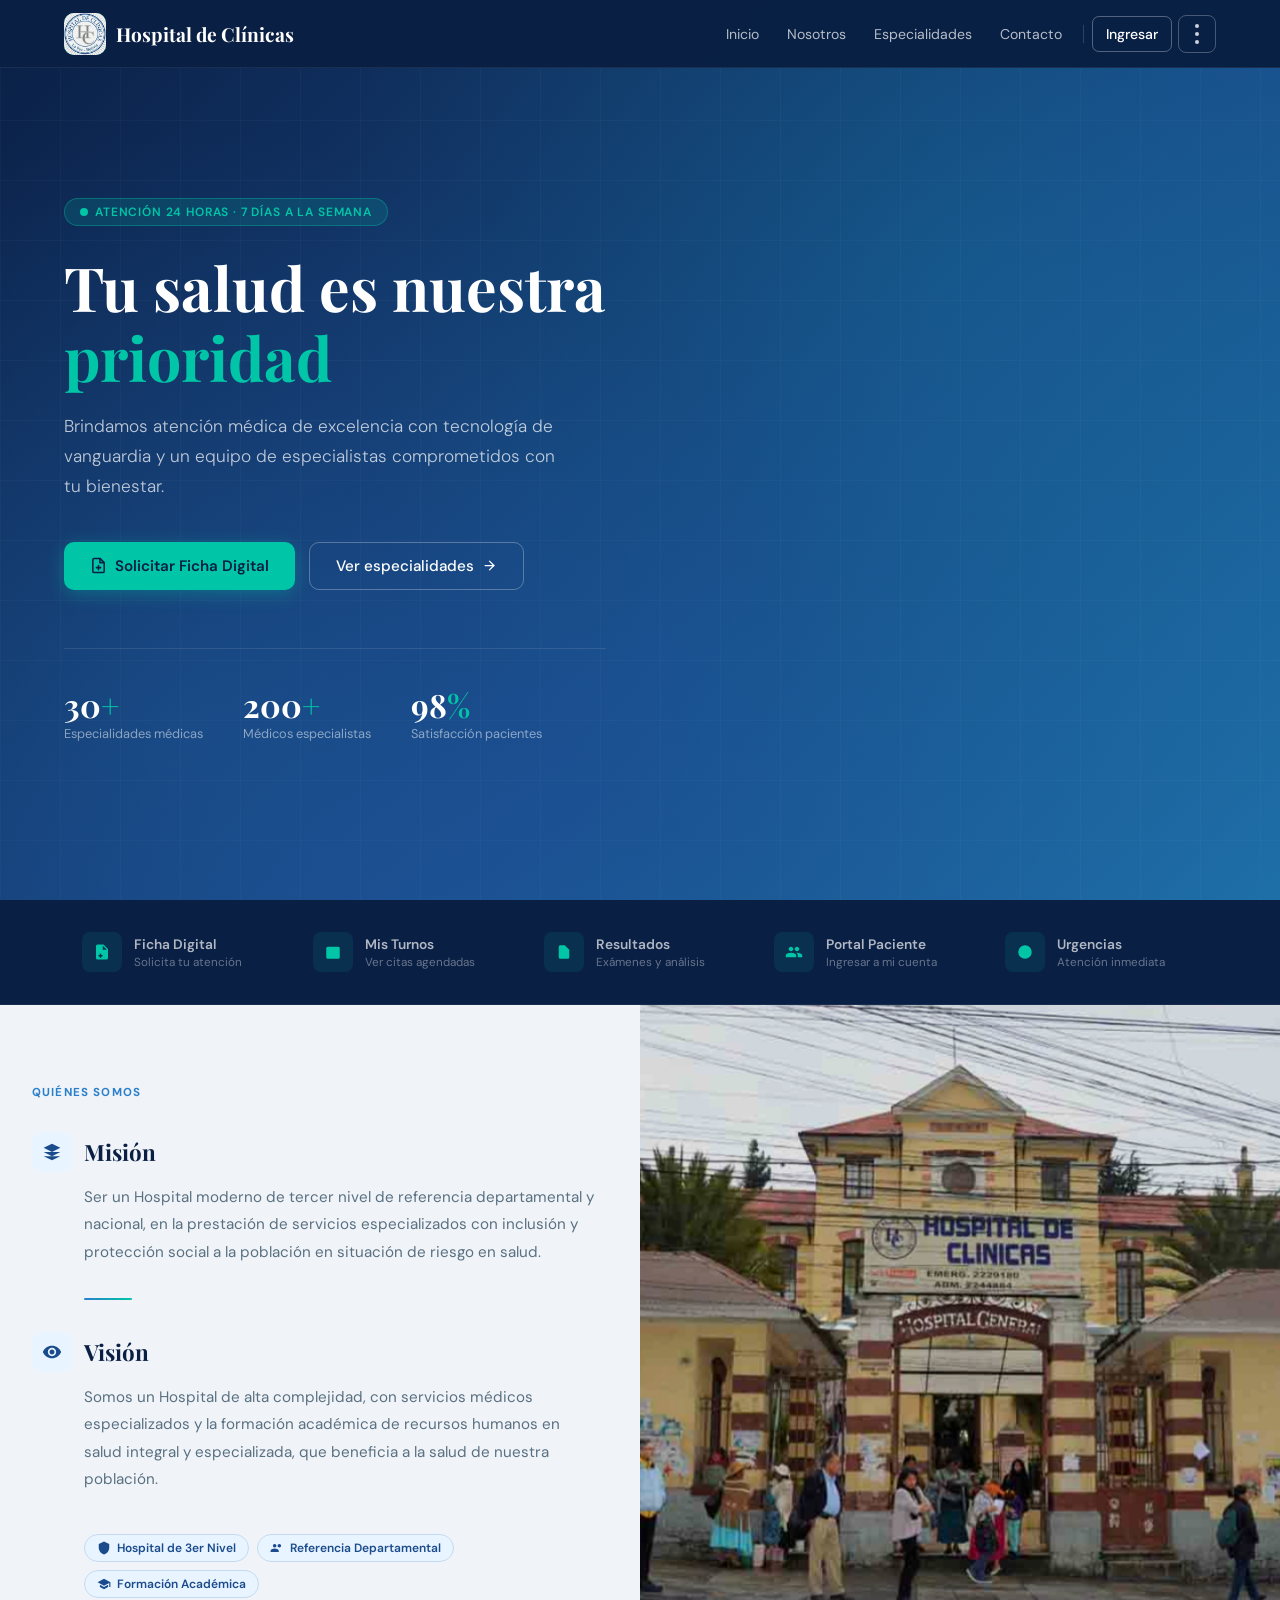
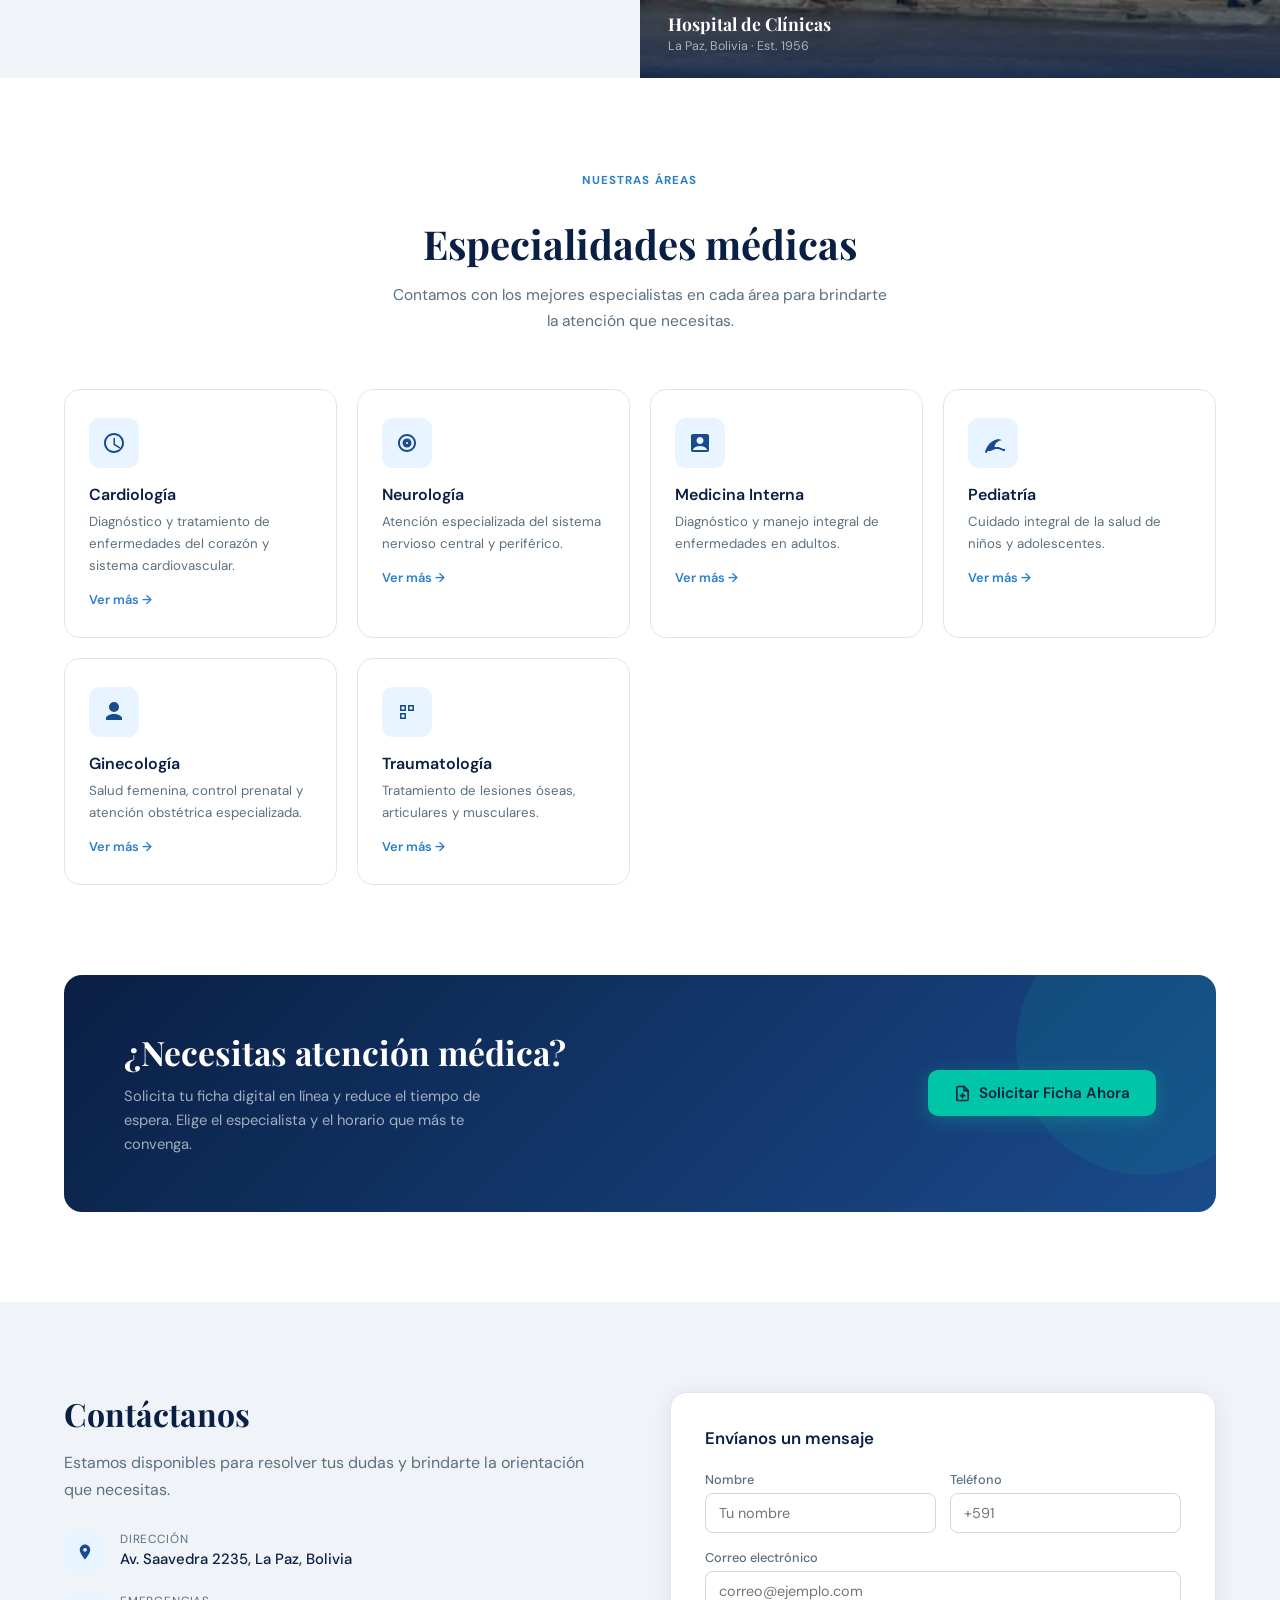
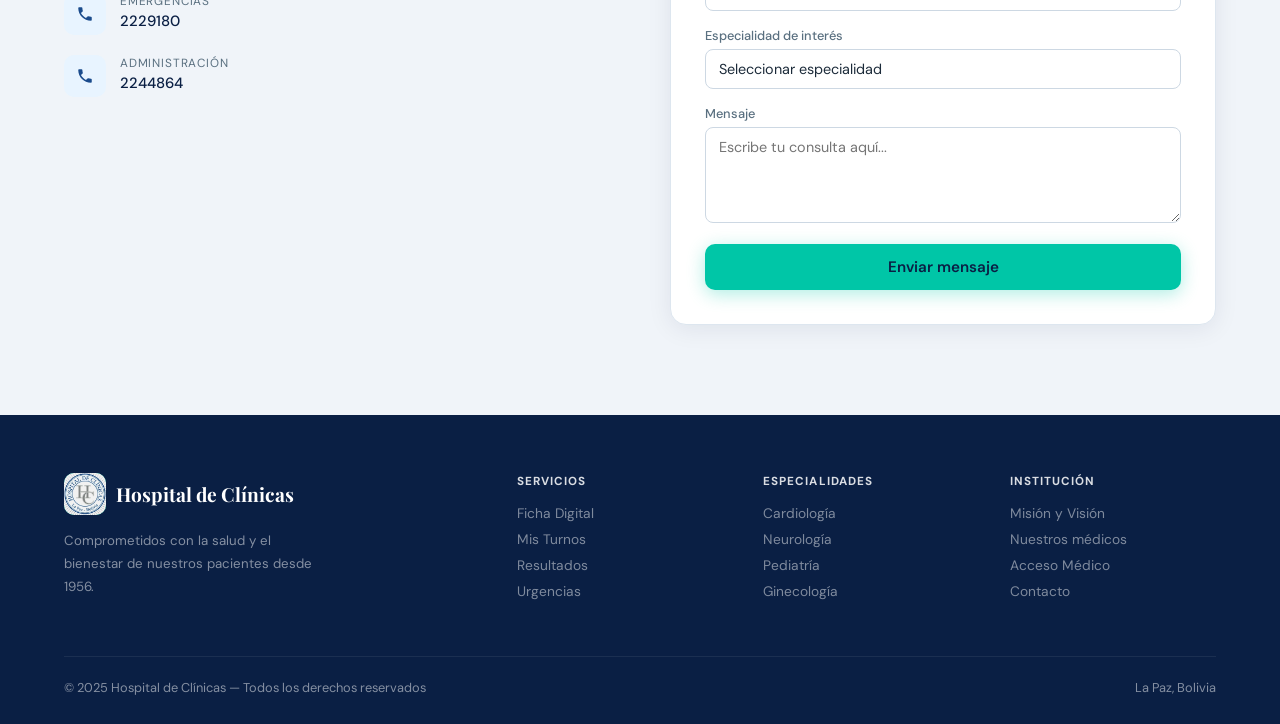
<file: Frontend/index.html>
<!DOCTYPE html>
<html lang="es">
<head>
  <meta charset="UTF-8" />
  <meta name="viewport" content="width=device-width, initial-scale=1.0"/>
  <title>Hospital de Clínicas — La Paz, Bolivia</title>
  <link href="https://fonts.googleapis.com/css2?family=Playfair+Display:wght@400;700&family=DM+Sans:wght@300;400;500;600&display=swap" rel="stylesheet"/>
  <link rel="stylesheet" href="/Frontend/css/index.css"/>
</head>
<body>

  <!-- ══════════════════════════════════════════
       HEADER
  ══════════════════════════════════════════ -->
  <header id="main-header">
    <a href="#" class="logo">
      <div class="logo-icon">
        <img src="images/logo.jpg" alt="Hospital de Clínicas La Paz" />
        <svg viewBox="0 0 24 24"><path d="M19 3H5a2 2 0 00-2 2v14a2 2 0 002 2h14a2 2 0 002-2V5a2 2 0 00-2-2zm-7 3a1 1 0 011 1v3h3a1 1 0 110 2h-3v3a1 1 0 11-2 0v-3H8a1 1 0 110-2h3V7a1 1 0 011-1z"/></svg>
      </div>
      Hospital de Clínicas
    </a>

    <nav class="nav-links">
      <a href="#">Inicio</a>
      <a href="#mision">Nosotros</a>
      <a href="#especialidades">Especialidades</a>
      <a href="#contacto">Contacto</a>
      <div class="nav-divider"></div>
      <a href="pages/login.html" class="btn-nav-outline">Ingresar</a>

      <!-- MENÚ 3 PUNTOS -->
      <div class="more-menu" id="moreMenu">
        <button class="btn-more" id="moreBtn" aria-label="Más opciones">
          <span></span><span></span><span></span>
        </button>
        <div class="more-dropdown" id="moreDropdown">
          <a href="pages/login.html?rol=medico" class="dropdown-item">
            <div class="dropdown-icon">
              <svg viewBox="0 0 24 24" fill="currentColor"><path d="M12 12c2.7 0 4.8-2.1 4.8-4.8S14.7 2.4 12 2.4 7.2 4.5 7.2 7.2 9.3 12 12 12zm0 2.4c-3.2 0-9.6 1.6-9.6 4.8v2.4h19.2v-2.4c0-3.2-6.4-4.8-9.6-4.8z"/></svg>
            </div>
            <div class="dropdown-text">
              <span class="dropdown-title">Acceso Médico</span>
              <span class="dropdown-sub">Portal para profesionales</span>
            </div>
          </a>
          <a href="#" class="dropdown-item">
            <div class="dropdown-icon">
              <svg viewBox="0 0 24 24" fill="currentColor"><path d="M12 2C6.48 2 2 6.48 2 12s4.48 10 10 10 10-4.48 10-10S17.52 2 12 2zm1 15h-2v-6h2v6zm0-8h-2V7h2v2z"/></svg>
            </div>
            <div class="dropdown-text">
              <span class="dropdown-title">Información</span>
              <span class="dropdown-sub">Sobre el hospital</span>
            </div>
          </a>
          <a href="#contacto" class="dropdown-item">
            <div class="dropdown-icon">
              <svg viewBox="0 0 24 24" fill="currentColor"><path d="M6.62 10.79c1.44 2.83 3.76 5.14 6.59 6.59l2.2-2.2c.27-.27.67-.36 1.02-.24 1.12.37 2.33.57 3.57.57.55 0 1 .45 1 1V20c0 .55-.45 1-1 1-9.39 0-17-7.61-17-17 0-.55.45-1 1-1h3.5c.55 0 1 .45 1 1 0 1.25.2 2.45.57 3.57.11.35.03.74-.25 1.02l-2.2 2.2z"/></svg>
            </div>
            <div class="dropdown-text">
              <span class="dropdown-title">Contacto</span>
              <span class="dropdown-sub">Teléfonos y dirección</span>
            </div>
          </a>
        </div>
      </div>
    </nav>
  </header>

  <!-- ══════════════════════════════════════════
       HERO
  ══════════════════════════════════════════ -->
  <section class="hero">
    <div class="hero-bg-pattern"></div>
    <div class="hero-grid"></div>
    <div class="hero-content">
      <div class="hero-badge">
        <svg width="8" height="8" viewBox="0 0 8 8" fill="currentColor"><circle cx="4" cy="4" r="4"/></svg>
        Atención 24 horas · 7 días a la semana
      </div>
      <h1>Tu salud es nuestra<br/><span>prioridad</span></h1>
      <p>Brindamos atención médica de excelencia con tecnología de vanguardia y un equipo de especialistas comprometidos con tu bienestar.</p>
      <div class="hero-actions">
        <button class="btn-primary" onclick="irFicha()">
          <svg width="17" height="17" viewBox="0 0 24 24" fill="none" stroke="currentColor" stroke-width="2.2" stroke-linecap="round" stroke-linejoin="round"><path d="M14 2H6a2 2 0 00-2 2v16a2 2 0 002 2h12a2 2 0 002-2V8z"/><polyline points="14 2 14 8 20 8"/><line x1="12" y1="18" x2="12" y2="12"/><line x1="9" y1="15" x2="15" y2="15"/></svg>
          Solicitar Ficha Digital
        </button>
        <a href="#especialidades" class="btn-secondary">
          Ver especialidades
          <svg width="15" height="15" viewBox="0 0 24 24" fill="none" stroke="currentColor" stroke-width="2" stroke-linecap="round" stroke-linejoin="round"><line x1="5" y1="12" x2="19" y2="12"/><polyline points="12 5 19 12 12 19"/></svg>
        </a>
      </div>
      <div class="hero-stats">
        <div class="stat-item">
          <div class="stat-num">30<span>+</span></div>
          <div class="stat-label">Especialidades médicas</div>
        </div>
        <div class="stat-item">
          <div class="stat-num">200<span>+</span></div>
          <div class="stat-label">Médicos especialistas</div>
        </div>
        <div class="stat-item">
          <div class="stat-num">98<span>%</span></div>
          <div class="stat-label">Satisfacción pacientes</div>
        </div>
      </div>
    </div>
  </section>

  <!-- ══════════════════════════════════════════
       ACCESOS RÁPIDOS
  ══════════════════════════════════════════ -->
  <div class="quick-services">
    <div class="qs-grid">
      <div class="qs-item" onclick="irFicha()">
        <div class="qs-icon">
          <svg viewBox="0 0 24 24" fill="var(--accent)"><path d="M14 2H6a2 2 0 00-2 2v16a2 2 0 002 2h12a2 2 0 002-2V8l-6-6zm-1 7V3.5L18.5 9H13zm-1 9h-1v1a1 1 0 01-2 0v-1H8a1 1 0 010-2h1v-1a1 1 0 012 0v1h1a1 1 0 010 2z"/></svg>
        </div>
        <div class="qs-text">
          <div class="qs-title">Ficha Digital</div>
          <div class="qs-sub">Solicita tu atención</div>
        </div>
      </div>
      <div class="qs-item">
        <div class="qs-icon">
          <svg viewBox="0 0 24 24" fill="var(--accent)"><path d="M8 7V3m8 4V3m-9 8h10M5 21h14a2 2 0 002-2V7a2 2 0 00-2-2H5a2 2 0 00-2 2v12a2 2 0 002 2z"/></svg>
        </div>
        <div class="qs-text">
          <div class="qs-title">Mis Turnos</div>
          <div class="qs-sub">Ver citas agendadas</div>
        </div>
      </div>
      <div class="qs-item">
        <div class="qs-icon">
          <svg viewBox="0 0 24 24" fill="var(--accent)"><path d="M9 12h6m-6 4h6m2 5H7a2 2 0 01-2-2V5a2 2 0 012-2h5.586a1 1 0 01.707.293l5.414 5.414a1 1 0 01.293.707V19a2 2 0 01-2 2z"/></svg>
        </div>
        <div class="qs-text">
          <div class="qs-title">Resultados</div>
          <div class="qs-sub">Exámenes y análisis</div>
        </div>
      </div>
      <div class="qs-item" onclick="irLogin()">
        <div class="qs-icon">
          <svg viewBox="0 0 24 24" fill="var(--accent)"><path d="M16 11c1.66 0 2.99-1.34 2.99-3S17.66 5 16 5c-1.66 0-3 1.34-3 3s1.34 3 3 3zm-8 0c1.66 0 2.99-1.34 2.99-3S9.66 5 8 5C6.34 5 5 6.34 5 8s1.34 3 3 3zm0 2c-2.33 0-7 1.17-7 3.5V19h14v-2.5c0-2.33-4.67-3.5-7-3.5zm8 0c-.29 0-.62.02-.97.05 1.16.84 1.97 1.97 1.97 3.45V19h6v-2.5c0-2.33-4.67-3.5-7-3.5z"/></svg>
        </div>
        <div class="qs-text">
          <div class="qs-title">Portal Paciente</div>
          <div class="qs-sub">Ingresar a mi cuenta</div>
        </div>
      </div>
      <div class="qs-item">
        <div class="qs-icon">
          <svg viewBox="0 0 24 24" fill="var(--accent)"><path d="M18.364 5.636l-3.536 3.536m0 5.656l3.536 3.536M9.172 9.172L5.636 5.636m3.536 9.192l-3.536 3.536M21 12a9 9 0 11-18 0 9 9 0 0118 0zm-5 0a4 4 0 11-8 0 4 4 0 018 0z"/></svg>
        </div>
        <div class="qs-text">
          <div class="qs-title">Urgencias</div>
          <div class="qs-sub">Atención inmediata</div>
        </div>
      </div>
    </div>
  </div>

  <!-- ══════════════════════════════════════════
       MISIÓN Y VISIÓN
  ══════════════════════════════════════════ -->
  <section class="mision-section" id="mision">
    <div class="mision-content">
      <div class="section-tag">Quiénes somos</div>

      <div class="mv-block">
        <div class="mv-header">
          <div class="mv-icon">
            <svg viewBox="0 0 24 24" fill="currentColor"><path d="M12 2L2 7l10 5 10-5-10-5zM2 17l10 5 10-5M2 12l10 5 10-5"/></svg>
          </div>
          <h3>Misión</h3>
        </div>
        <p>Ser un Hospital moderno de tercer nivel de referencia departamental y nacional, en la prestación de servicios especializados con inclusión y protección social a la población en situación de riesgo en salud.</p>
      </div>

      <div class="mv-divider"></div>

      <div class="mv-block">
        <div class="mv-header">
          <div class="mv-icon">
            <svg viewBox="0 0 24 24" fill="currentColor"><path d="M12 4.5C7 4.5 2.73 7.61 1 12c1.73 4.39 6 7.5 11 7.5s9.27-3.11 11-7.5c-1.73-4.39-6-7.5-11-7.5zM12 17c-2.76 0-5-2.24-5-5s2.24-5 5-5 5 2.24 5 5-2.24 5-5 5zm0-8c-1.66 0-3 1.34-3 3s1.34 3 3 3 3-1.34 3-3-1.34-3-3-3z"/></svg>
          </div>
          <h3>Visión</h3>
        </div>
        <p>Somos un Hospital de alta complejidad, con servicios médicos especializados y la formación académica de recursos humanos en salud integral y especializada, que beneficia a la salud de nuestra población.</p>
      </div>

      <div class="mv-badges">
        <div class="mv-badge">
          <svg viewBox="0 0 24 24" fill="currentColor" width="14" height="14"><path d="M12 1L3 5v6c0 5.55 3.84 10.74 9 12 5.16-1.26 9-6.45 9-12V5l-9-4z"/></svg>
          Hospital de 3er Nivel
        </div>
        <div class="mv-badge">
          <svg viewBox="0 0 24 24" fill="currentColor" width="14" height="14"><path d="M16 11c1.66 0 2.99-1.34 2.99-3S17.66 5 16 5c-1.66 0-3 1.34-3 3s1.34 3 3 3zm-8 0c1.66 0 2.99-1.34 2.99-3S9.66 5 8 5C6.34 5 5 6.34 5 8s1.34 3 3 3zm0 2c-2.33 0-7 1.17-7 3.5V19h14v-2.5c0-2.33-4.67-3.5-7-3.5z"/></svg>
          Referencia Departamental
        </div>
        <div class="mv-badge">
          <svg viewBox="0 0 24 24" fill="currentColor" width="14" height="14"><path d="M12 3L1 9l11 6 9-4.91V17h2V9L12 3zM5 13.18v4L12 21l7-3.82v-4L12 17l-7-3.82z"/></svg>
          Formación Académica
        </div>
      </div>
    </div>

    <div class="mision-image">
      <div class="image-frame">
        <img src="images/hospital.png" alt="Hospital de Clínicas La Paz" />
        <div class="image-caption">
          <span>Hospital de Clínicas</span>
          <span class="image-caption-sub">La Paz, Bolivia · Est. 1956</span>
        </div>
      </div>
    </div>
  </section>

  <!-- ══════════════════════════════════════════
       ESPECIALIDADES
  ══════════════════════════════════════════ -->
  <section class="section" id="especialidades">
    <div class="section-header">
      <div class="section-tag">Nuestras áreas</div>
      <h2 class="section-title">Especialidades médicas</h2>
      <p class="section-desc">Contamos con los mejores especialistas en cada área para brindarte la atención que necesitas.</p>
    </div>
    <div class="cards-grid">

      <div class="spec-card">
        <div class="spec-icon"><svg viewBox="0 0 24 24" fill="var(--blue)"><path d="M12 2C6.48 2 2 6.48 2 12s4.48 10 10 10 10-4.48 10-10S17.52 2 12 2zm0 18c-4.41 0-8-3.59-8-8s3.59-8 8-8 8 3.59 8 8-3.59 8-8 8zm-.5-13H13v6l5.25 3.15-.75 1.23L11.5 14V7z"/></svg></div>
        <div class="spec-name">Cardiología</div>
        <div class="spec-desc">Diagnóstico y tratamiento de enfermedades del corazón y sistema cardiovascular.</div>
        <a href="#" class="spec-link">Ver más →</a>
      </div>

      <div class="spec-card">
        <div class="spec-icon"><svg viewBox="0 0 24 24" fill="var(--blue)"><path d="M12 3c-4.97 0-9 4.03-9 9s4.03 9 9 9 9-4.03 9-9-4.03-9-9-9zm0 16c-3.86 0-7-3.14-7-7s3.14-7 7-7 7 3.14 7 7-3.14 7-7 7zm0-11.5c-2.49 0-4.5 2.01-4.5 4.5s2.01 4.5 4.5 4.5 4.5-2.01 4.5-4.5-2.01-4.5-4.5-4.5zm0 5.5c-.55 0-1-.45-1-1s.45-1 1-1 1 .45 1 1-.45 1-1 1z"/></svg></div>
        <div class="spec-name">Neurología</div>
        <div class="spec-desc">Atención especializada del sistema nervioso central y periférico.</div>
        <a href="#" class="spec-link">Ver más →</a>
      </div>

      <div class="spec-card">
        <div class="spec-icon"><svg viewBox="0 0 24 24" fill="var(--blue)"><path d="M19 3H5c-1.1 0-2 .9-2 2v14c0 1.1.9 2 2 2h14c1.1 0 2-.9 2-2V5c0-1.1-.9-2-2-2zm-7 3c1.93 0 3.5 1.57 3.5 3.5S13.93 13 12 13s-3.5-1.57-3.5-3.5S10.07 6 12 6zm7 13H5v-.23c0-.62.28-1.2.76-1.58C7.47 15.82 9.64 15 12 15s4.53.82 6.24 2.19c.48.38.76.97.76 1.58V19z"/></svg></div>
        <div class="spec-name">Medicina Interna</div>
        <div class="spec-desc">Diagnóstico y manejo integral de enfermedades en adultos.</div>
        <a href="#" class="spec-link">Ver más →</a>
      </div>

      <div class="spec-card">
        <div class="spec-icon"><svg viewBox="0 0 24 24" fill="var(--blue)"><path d="M17 8C8 10 5.9 16.17 3.82 21.34L5.71 22l1-2.3A4.49 4.49 0 008 20c4 0 4-2 8-2s4 2 8 2v-2c-4 0-4-2-8-2-1.14 0-1.9.16-2.53.33C14.28 12.14 16 10 21 9l-4-1z"/></svg></div>
        <div class="spec-name">Pediatría</div>
        <div class="spec-desc">Cuidado integral de la salud de niños y adolescentes.</div>
        <a href="#" class="spec-link">Ver más →</a>
      </div>

      <div class="spec-card">
        <div class="spec-icon"><svg viewBox="0 0 24 24" fill="var(--blue)"><path d="M12 2a5 5 0 100 10A5 5 0 0012 2zm0 12c-5.33 0-8 2.67-8 4v2h16v-2c0-1.33-2.67-4-8-4z"/></svg></div>
        <div class="spec-name">Ginecología</div>
        <div class="spec-desc">Salud femenina, control prenatal y atención obstétrica especializada.</div>
        <a href="#" class="spec-link">Ver más →</a>
      </div>

      <div class="spec-card">
        <div class="spec-icon"><svg viewBox="0 0 24 24" fill="var(--blue)"><path d="M9.5 6.5v3h-3v-3h3M11 5H5v6h6V5zm-1.5 9.5v3h-3v-3h3M11 13H5v6h6v-6zm6.5-6.5v3h-3v-3h3M19 5h-6v6h6V5z"/></svg></div>
        <div class="spec-name">Traumatología</div>
        <div class="spec-desc">Tratamiento de lesiones óseas, articulares y musculares.</div>
        <a href="#" class="spec-link">Ver más →</a>
      </div>

    </div>
  </section>

  <!-- ══════════════════════════════════════════
       CTA FICHA
  ══════════════════════════════════════════ -->
  <div class="cta-ficha">
    <div class="cta-text">
      <h2>¿Necesitas atención médica?</h2>
      <p>Solicita tu ficha digital en línea y reduce el tiempo de espera. Elige el especialista y el horario que más te convenga.</p>
    </div>
    <button class="btn-primary" onclick="irFicha()">
      <svg width="17" height="17" viewBox="0 0 24 24" fill="none" stroke="currentColor" stroke-width="2.2" stroke-linecap="round" stroke-linejoin="round"><path d="M14 2H6a2 2 0 00-2 2v16a2 2 0 002 2h12a2 2 0 002-2V8z"/><polyline points="14 2 14 8 20 8"/><line x1="12" y1="18" x2="12" y2="12"/><line x1="9" y1="15" x2="15" y2="15"/></svg>
      Solicitar Ficha Ahora
    </button>
  </div>

  <!-- ══════════════════════════════════════════
       CONTACTO
  ══════════════════════════════════════════ -->
  <section class="contact-section" id="contacto">
    <div class="contact-grid">
      <div class="contact-info">
        <h2>Contáctanos</h2>
        <p>Estamos disponibles para resolver tus dudas y brindarte la orientación que necesitas.</p>
        <div class="contact-item">
          <div class="contact-item-icon"><svg viewBox="0 0 24 24" fill="var(--blue)"><path d="M12 2C8.13 2 5 5.13 5 9c0 5.25 7 13 7 13s7-7.75 7-13c0-3.87-3.13-7-7-7zm0 9.5c-1.38 0-2.5-1.12-2.5-2.5s1.12-2.5 2.5-2.5 2.5 1.12 2.5 2.5-1.12 2.5-2.5 2.5z"/></svg></div>
          <div>
            <div class="contact-item-label">Dirección</div>
            <div class="contact-item-value">Av. Saavedra 2235, La Paz, Bolivia</div>
          </div>
        </div>
        <div class="contact-item">
          <div class="contact-item-icon"><svg viewBox="0 0 24 24" fill="var(--blue)"><path d="M6.62 10.79c1.44 2.83 3.76 5.14 6.59 6.59l2.2-2.2c.27-.27.67-.36 1.02-.24 1.12.37 2.33.57 3.57.57.55 0 1 .45 1 1V20c0 .55-.45 1-1 1-9.39 0-17-7.61-17-17 0-.55.45-1 1-1h3.5c.55 0 1 .45 1 1 0 1.25.2 2.45.57 3.57.11.35.03.74-.25 1.02l-2.2 2.2z"/></svg></div>
          <div>
            <div class="contact-item-label">Emergencias</div>
            <div class="contact-item-value">2229180</div>
          </div>
        </div>
        <div class="contact-item">
          <div class="contact-item-icon"><svg viewBox="0 0 24 24" fill="var(--blue)"><path d="M6.62 10.79c1.44 2.83 3.76 5.14 6.59 6.59l2.2-2.2c.27-.27.67-.36 1.02-.24 1.12.37 2.33.57 3.57.57.55 0 1 .45 1 1V20c0 .55-.45 1-1 1-9.39 0-17-7.61-17-17 0-.55.45-1 1-1h3.5c.55 0 1 .45 1 1 0 1.25.2 2.45.57 3.57.11.35.03.74-.25 1.02l-2.2 2.2z"/></svg></div>
          <div>
            <div class="contact-item-label">Administración</div>
            <div class="contact-item-value">2244864</div>
          </div>
        </div>
      </div>

      <div class="contact-form-card">
        <div class="form-title">Envíanos un mensaje</div>
        <div class="form-row">
          <div class="form-group">
            <label class="form-label">Nombre</label>
            <input type="text" class="form-input" placeholder="Tu nombre"/>
          </div>
          <div class="form-group">
            <label class="form-label">Teléfono</label>
            <input type="tel" class="form-input" placeholder="+591 "/>
          </div>
        </div>
        <div class="form-group">
          <label class="form-label">Correo electrónico</label>
          <input type="email" class="form-input" placeholder="correo@ejemplo.com"/>
        </div>
        <div class="form-group">
          <label class="form-label">Especialidad de interés</label>
          <select class="form-select">
            <option value="">Seleccionar especialidad</option>
            <option>Cardiología</option>
            <option>Neurología</option>
            <option>Medicina Interna</option>
            <option>Pediatría</option>
            <option>Ginecología</option>
            <option>Traumatología</option>
          </select>
        </div>
        <div class="form-group">
          <label class="form-label">Mensaje</label>
          <textarea class="form-textarea" placeholder="Escribe tu consulta aquí..."></textarea>
        </div>
        <button class="btn-primary btn-block">Enviar mensaje</button>
      </div>
    </div>
  </section>

  <!-- ══════════════════════════════════════════
       FOOTER
  ══════════════════════════════════════════ -->
  <footer>
    <div class="footer-grid">
      <div class="footer-brand">
        <a href="#" class="logo">
          <div class="logo-icon">
            <img src="images/logo.jpg" 
            <svg viewBox="0 0 24 24"><path d="M19 3H5a2 2 0 00-2 2v14a2 2 0 002 2h14a2 2 0 002-2V5a2 2 0 00-2-2zm-7 3a1 1 0 011 1v3h3a1 1 0 110 2h-3v3a1 1 0 11-2 0v-3H8a1 1 0 110-2h3V7a1 1 0 011-1z"/></svg>
          </div>
          Hospital de Clínicas
        </a>
        <p>Comprometidos con la salud y el bienestar de nuestros pacientes desde 1956.</p>
      </div>
      <div class="footer-col">
        <h4>Servicios</h4>
        <a href="#">Ficha Digital</a>
        <a href="#">Mis Turnos</a>
        <a href="#">Resultados</a>
        <a href="#">Urgencias</a>
      </div>
      <div class="footer-col">
        <h4>Especialidades</h4>
        <a href="#">Cardiología</a>
        <a href="#">Neurología</a>
        <a href="#">Pediatría</a>
        <a href="#">Ginecología</a>
      </div>
      <div class="footer-col">
        <h4>Institución</h4>
        <a href="#mision">Misión y Visión</a>
        <a href="#">Nuestros médicos</a>
        <a href="pages/login.html?rol=medico">Acceso Médico</a>
        <a href="#contacto">Contacto</a>
      </div>
    </div>
    <div class="footer-bottom">
      <span>© 2025 Hospital de Clínicas — Todos los derechos reservados</span>
      <span>La Paz, Bolivia</span>
    </div>
  </footer>

  <script src="js/index.js"></script>
</body>
</html>
</file>
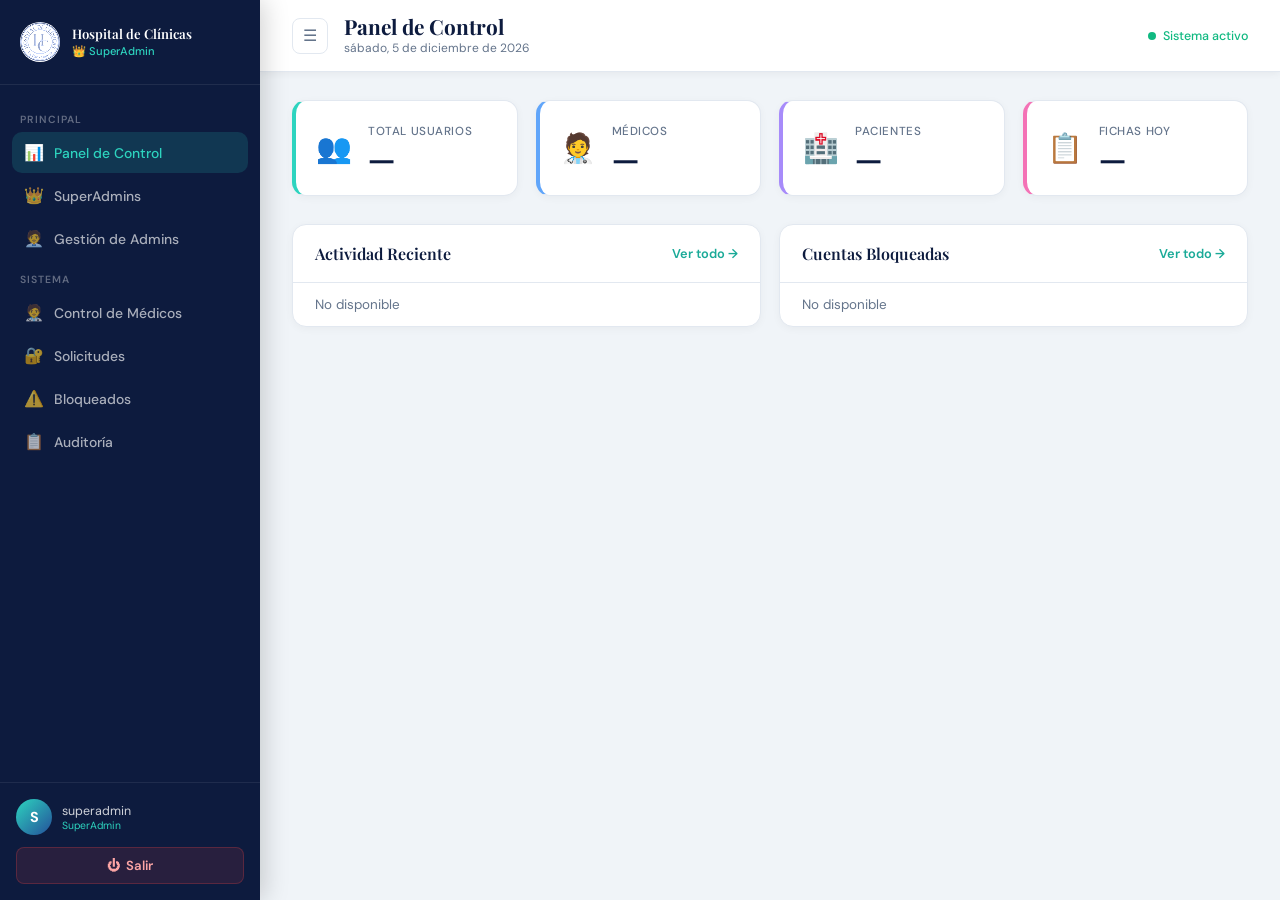
<file: Frontend/pages/dashboard_superadmin.html>
<!DOCTYPE html>
<html lang="es">
<head>
    <meta charset="UTF-8">
    <meta name="viewport" content="width=device-width, initial-scale=1.0">
    <title>SuperAdmin — Hospital de Clínicas</title>
    <link rel="stylesheet" href="../css/dashboard_superadmin.css">
    <link href="https://fonts.googleapis.com/css2?family=Playfair+Display:wght@600;700&family=DM+Sans:wght@300;400;500;600&display=swap" rel="stylesheet">
</head>
<body>

<!-- ══════════════════════════════════════════
     SIDEBAR
══════════════════════════════════════════ -->
<aside class="sidebar" id="sidebar">

    <div class="sidebar-brand">
        <img src="/Frontend/images/logo.jpg" alt="Logo" class="sidebar-logo">
        <div>
            <span class="sidebar-title">Hospital de Clínicas</span>
            <span class="sidebar-role">👑 SuperAdmin</span>
        </div>
    </div>

    <nav class="sidebar-nav">
        <p class="nav-section-label">Principal</p>
        <ul>
            <li class="nav-item active" data-section="dashboard" onclick="mostrarSeccion('dashboard', this)">
                <span class="nav-icon">📊</span> Panel de Control
            </li>
            <li class="nav-item" data-section="superadmins" onclick="mostrarSeccion('superadmins', this)">
                <span class="nav-icon">👑</span> SuperAdmins
            </li>
            <li class="nav-item" data-section="admins" onclick="mostrarSeccion('admins', this)">
                <span class="nav-icon">🧑‍💼</span> Gestión de Admins
            </li>
        </ul>

        <p class="nav-section-label">Sistema</p>
        <ul>
            <li class="nav-item" data-section="medicos" onclick="mostrarSeccion('medicos', this)">
                <span class="nav-icon">🧑‍⚕️</span> Control de Médicos
            </li>
            <li class="nav-item" data-section="solicitudes" onclick="mostrarSeccion('solicitudes', this)">
                <span class="nav-icon">🔐</span> Solicitudes
                <span class="nav-badge" id="badgeSolicitudes">0</span>
            </li>
            <li class="nav-item" data-section="bloqueados" onclick="mostrarSeccion('bloqueados', this)">
                <span class="nav-icon">⚠️</span> Bloqueados
                <span class="nav-badge" id="badgeBloqueados">0</span>
            </li>
            <li class="nav-item" data-section="auditoria" onclick="mostrarSeccion('auditoria', this)">
                <span class="nav-icon">📋</span> Auditoría
            </li>
        </ul>
    </nav>

    <div class="sidebar-footer">
        <div class="sidebar-user">
            <div class="user-avatar" id="userAvatar">S</div>
            <div class="user-info">
                <span class="user-email" id="userEmail">superadmin</span>
                <span class="user-tag">SuperAdmin</span>
            </div>
        </div>
        <button class="btn-logout" onclick="cerrarSesion()">
            <span>⏻</span> Salir
        </button>
    </div>
</aside>

<!-- ══════════════════════════════════════════
     CONTENIDO PRINCIPAL
══════════════════════════════════════════ -->
<main class="main" id="mainContent">

    <!-- TOPBAR -->
    <div class="topbar">
        <div class="topbar-left">
            <button class="sidebar-toggle" onclick="toggleSidebar()">☰</button>
            <div>
                <h1 class="page-title" id="pageTitle">Panel de Control</h1>
                <p class="page-date" id="pageDate"></p>
            </div>
        </div>
        <div class="topbar-right">
            <span class="topbar-status"><span class="status-dot"></span> Sistema activo</span>
        </div>
    </div>

    <!-- ── SECCIÓN: DASHBOARD ───────────────────────── -->
    <section class="section active" id="sec-dashboard">
        <div class="stats-grid">
            <div class="stat-card" style="--accent:#2DD4BF">
                <div class="stat-icon">👥</div>
                <div class="stat-info">
                    <span class="stat-label">Total Usuarios</span>
                    <span class="stat-value" id="totalUsuarios">—</span>
                </div>
            </div>
            <div class="stat-card" style="--accent:#60A5FA">
                <div class="stat-icon">🧑‍⚕️</div>
                <div class="stat-info">
                    <span class="stat-label">Médicos</span>
                    <span class="stat-value" id="totalMedicos">—</span>
                </div>
            </div>
            <div class="stat-card" style="--accent:#A78BFA">
                <div class="stat-icon">🏥</div>
                <div class="stat-info">
                    <span class="stat-label">Pacientes</span>
                    <span class="stat-value" id="totalPacientes">—</span>
                </div>
            </div>
            <div class="stat-card" style="--accent:#F472B6">
                <div class="stat-icon">📋</div>
                <div class="stat-info">
                    <span class="stat-label">Fichas Hoy</span>
                    <span class="stat-value" id="totalFichas">—</span>
                </div>
            </div>
        </div>

        <div class="dashboard-grid">
            <div class="panel">
                <div class="panel-header">
                    <h2 class="panel-title">Actividad Reciente</h2>
                    <button class="btn-link" onclick="mostrarSeccion('auditoria', document.querySelector('[data-section=auditoria]'))">Ver todo →</button>
                </div>
                <ul class="activity-list" id="actividadReciente">
                    <li class="activity-item skeleton"></li>
                    <li class="activity-item skeleton"></li>
                    <li class="activity-item skeleton"></li>
                </ul>
            </div>
            <div class="panel">
                <div class="panel-header">
                    <h2 class="panel-title">Cuentas Bloqueadas</h2>
                    <button class="btn-link" onclick="mostrarSeccion('bloqueados', document.querySelector('[data-section=bloqueados]'))">Ver todo →</button>
                </div>
                <ul class="activity-list" id="bloqueadosResumen">
                    <li class="activity-item skeleton"></li>
                    <li class="activity-item skeleton"></li>
                </ul>
            </div>
        </div>
    </section>

    <!-- ── SECCIÓN: SUPERADMINS ─────────────────────── -->
    <section class="section" id="sec-superadmins">
        <div class="section-toolbar">
            <input class="search-input" type="text" placeholder="🔍 Buscar superadmin..." oninput="filtrarTabla(this, 'tablaSuperAdmins')">
            <button class="btn-primary" onclick="abrirModal('modalCrearSuperAdmin')">+ Crear SuperAdmin</button>
        </div>
        <div class="panel">
            <table class="data-table" id="tablaSuperAdmins">
                <thead>
                    <tr>
                        <th>Email</th>
                        <th>Estado</th>
                        <th>Perfil</th>
                        <th>Registro</th>
                        <th>Acciones</th>
                    </tr>
                </thead>
                <tbody id="bodySuperAdmins">
                    <tr><td colspan="5" class="table-loading">Cargando...</td></tr>
                </tbody>
            </table>
        </div>

        <!-- Modal crear superadmin -->
        <div class="modal-overlay" id="modalCrearSuperAdmin">
            <div class="modal">
                <div class="modal-header">
                    <div class="modal-header-info">
                        <span class="modal-icon">👑</span>
                        <div>
                            <h3>Crear SuperAdmin</h3>
                            <p class="modal-subtitle">Se asignará una contraseña temporal</p>
                        </div>
                    </div>
                    <button class="modal-close" onclick="cerrarModal('modalCrearSuperAdmin')">✕</button>
                </div>
                <div class="modal-body">
                    <div class="field-group">
                        <label class="field-label">Correo electrónico <span class="field-required">*</span></label>
                        <input class="field-input" type="email" id="saEmail" placeholder="ejemplo@gmail.com">
                        <span class="field-hint">Debe ser una dirección @gmail.com</span>
                    </div>
                    <div class="field-group">
                        <label class="field-label">Contraseña temporal <span class="field-required">*</span></label>
                        <div class="input-eye-wrap">
                            <input class="field-input" type="password" id="saPassword" placeholder="Mín. 8 caracteres" oninput="medirSeguridad(this.value, 'saBar', 'saBarLabel')">
                            <button type="button" class="btn-eye" onclick="toggleEye('saPassword', this)">👁</button>
                        </div>
                        <div class="password-strength">
                            <div class="strength-bar" id="saBar"><div class="strength-fill"></div></div>
                            <span class="strength-label" id="saBarLabel">—</span>
                        </div>
                        <span class="field-hint">El usuario deberá cambiarla al completar su perfil</span>
                    </div>
                    <p class="modal-msg" id="msgCrearSA"></p>
                </div>
                <div class="modal-footer">
                    <button class="btn-secondary" onclick="cerrarModal('modalCrearSuperAdmin')">Cancelar</button>
                    <button class="btn-primary" onclick="crearUsuario('superadmin', 'saEmail', 'saPassword', 'msgCrearSA', 'modalCrearSuperAdmin', cargarSuperAdmins)">Crear SuperAdmin</button>
                </div>
            </div>
        </div>
    </section>

    <!-- ── SECCIÓN: ADMINS ──────────────────────────── -->
    <section class="section" id="sec-admins">
        <div class="section-toolbar">
            <input class="search-input" type="text" placeholder="🔍 Buscar admin..." oninput="filtrarTabla(this, 'tablaAdmins')">
            <button class="btn-primary" onclick="abrirModal('modalCrearAdmin')">+ Crear Admin</button>
        </div>
        <div class="panel">
            <table class="data-table" id="tablaAdmins">
                <thead>
                    <tr>
                        <th>Email</th>
                        <th>Estado</th>
                        <th>Perfil</th>
                        <th>Registro</th>
                        <th>Acciones</th>
                    </tr>
                </thead>
                <tbody id="bodyAdmins">
                    <tr><td colspan="5" class="table-loading">Cargando...</td></tr>
                </tbody>
            </table>
        </div>

        <!-- Modal crear admin -->
        <div class="modal-overlay" id="modalCrearAdmin">
            <div class="modal">
                <div class="modal-header">
                    <div class="modal-header-info">
                        <span class="modal-icon">🧑‍💼</span>
                        <div>
                            <h3>Crear Admin</h3>
                            <p class="modal-subtitle">Se asignará una contraseña temporal</p>
                        </div>
                    </div>
                    <button class="modal-close" onclick="cerrarModal('modalCrearAdmin')">✕</button>
                </div>
                <div class="modal-body">
                    <div class="field-group">
                        <label class="field-label">Correo electrónico <span class="field-required">*</span></label>
                        <input class="field-input" type="email" id="adminEmail" placeholder="ejemplo@gmail.com">
                        <span class="field-hint">Debe ser una dirección @gmail.com</span>
                    </div>
                    <div class="field-group">
                        <label class="field-label">Contraseña temporal <span class="field-required">*</span></label>
                        <div class="input-eye-wrap">
                            <input class="field-input" type="password" id="adminPassword" placeholder="Mín. 8 caracteres" oninput="medirSeguridad(this.value, 'adminBar', 'adminBarLabel')">
                            <button type="button" class="btn-eye" onclick="toggleEye('adminPassword', this)">👁</button>
                        </div>
                        <div class="password-strength">
                            <div class="strength-bar" id="adminBar"><div class="strength-fill"></div></div>
                            <span class="strength-label" id="adminBarLabel">—</span>
                        </div>
                        <span class="field-hint">El admin deberá cambiarla al completar su perfil</span>
                    </div>
                    <p class="modal-msg" id="msgCrearAdmin"></p>
                </div>
                <div class="modal-footer">
                    <button class="btn-secondary" onclick="cerrarModal('modalCrearAdmin')">Cancelar</button>
                    <button class="btn-primary" onclick="crearUsuario('admin', 'adminEmail', 'adminPassword', 'msgCrearAdmin', 'modalCrearAdmin', cargarAdmins)">Crear Admin</button>
                </div>
            </div>
        </div>
    </section>

    <!-- ── SECCIÓN: MÉDICOS ─────────────────────────── -->
    <section class="section" id="sec-medicos">
        <div class="section-toolbar">
            <input class="search-input" type="text" placeholder="🔍 Buscar médico..." oninput="filtrarTabla(this, 'tablaMedicos')">
        </div>
        <div class="panel">
            <table class="data-table" id="tablaMedicos">
                <thead>
                    <tr>
                        <th>Nombre</th>
                        <th>Especialidad</th>
                        <th>Perfil</th>
                        <th>Estado</th>
                        <th>Acciones</th>
                    </tr>
                </thead>
                <tbody id="bodyMedicos">
                    <tr><td colspan="5" class="table-loading">Cargando...</td></tr>
                </tbody>
            </table>
        </div>
    </section>

    <!-- ── SECCIÓN: SOLICITUDES ─────────────────────── -->
    <section class="section" id="sec-solicitudes">
        <div class="panel">
            <div class="panel-header">
                <h2 class="panel-title">Solicitudes de Recuperación</h2>
            </div>
            <table class="data-table">
                <thead>
                    <tr><th>Email</th><th>Fecha</th><th>Estado</th><th>Acciones</th></tr>
                </thead>
                <tbody id="bodySolicitudes">
                    <tr><td colspan="4" class="table-loading">Cargando...</td></tr>
                </tbody>
            </table>
        </div>
    </section>

    <!-- ── SECCIÓN: BLOQUEADOS ──────────────────────── -->
    <section class="section" id="sec-bloqueados">
        <div class="panel">
            <div class="panel-header">
                <h2 class="panel-title">Usuarios Bloqueados</h2>
            </div>
            <table class="data-table">
                <thead>
                    <tr><th>Email</th><th>Intentos</th><th>Fecha Bloqueo</th><th>Acciones</th></tr>
                </thead>
                <tbody id="tablaBloqueados">
                    <tr><td colspan="4" class="table-loading">Cargando...</td></tr>
                </tbody>
            </table>
        </div>
    </section>

    <!-- ── SECCIÓN: AUDITORÍA ───────────────────────── -->
    <section class="section" id="sec-auditoria">
        <div class="section-toolbar">
            <input class="search-input" type="text" placeholder="🔍 Buscar acción o usuario..." oninput="filtrarTabla(this, 'tablaAuditoria')">
        </div>
        <div class="panel">
            <table class="data-table" id="tablaAuditoria">
                <thead>
                    <tr><th>Usuario</th><th>Acción</th><th>Fecha</th></tr>
                </thead>
                <tbody id="bodyAuditoria">
                    <tr><td colspan="3" class="table-loading">Cargando...</td></tr>
                </tbody>
            </table>
        </div>
    </section>

</main>

<!-- ══════════════════════════════════════════
     MODAL CONFIRMACIÓN GENÉRICO
══════════════════════════════════════════ -->
<div class="modal-overlay" id="modalConfirm">
    <div class="modal modal-sm">
        <div class="modal-header">
            <h3 id="confirmTitle">¿Confirmar acción?</h3>
            <button class="modal-close" onclick="cerrarModal('modalConfirm')">✕</button>
        </div>
        <div class="modal-body">
            <p id="confirmMsg" style="font-size:0.9rem;color:var(--text-muted);line-height:1.6"></p>
        </div>
        <div class="modal-footer">
            <button class="btn-secondary" onclick="cerrarModal('modalConfirm')">Cancelar</button>
            <button class="btn-primary" id="confirmBtn">Confirmar</button>
        </div>
    </div>
</div>

<!-- Toast -->
<div class="toast" id="toast"></div>

<script src="../js/dashboard_superadmin.js"></script>
</body>
</html>
</file>
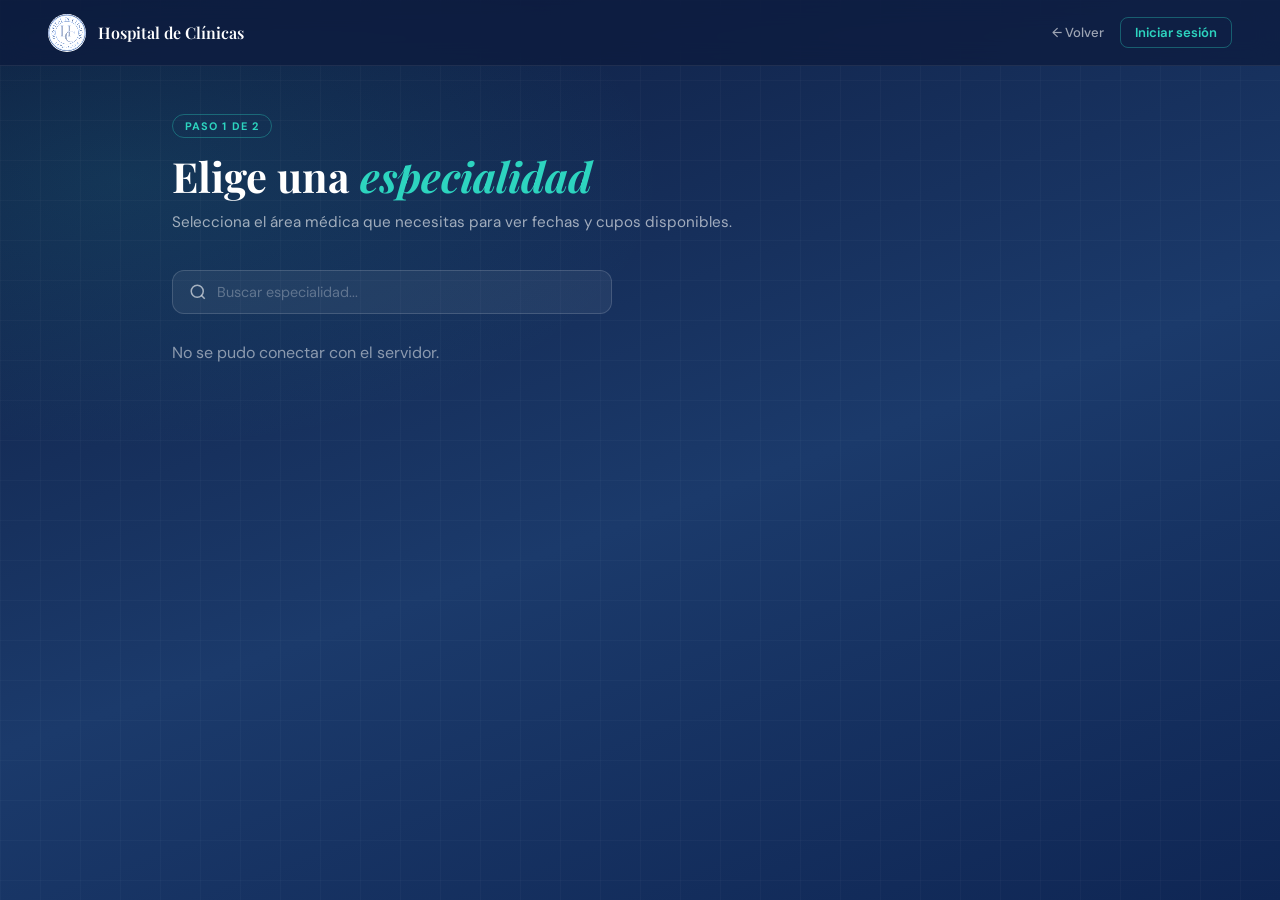
<file: Frontend/pages/fichas_disponibles.html>
<!DOCTYPE html>
<html lang="es">
<head>
    <meta charset="UTF-8">
    <meta name="viewport" content="width=device-width, initial-scale=1.0">
    <title>Fichas Disponibles — Hospital de Clínicas</title>
    <link href="https://fonts.googleapis.com/css2?family=Playfair+Display:ital,wght@0,600;0,700;1,600&family=DM+Sans:wght@300;400;500;600&display=swap" rel="stylesheet">
    <link rel="stylesheet" href="/Frontend/css/fichas_disponible.css">
</head>
<body>

    <div class="bg-mesh"></div>
    <div class="bg-grid"></div>

    <!-- Navbar -->
    <nav class="navbar">
        <div class="nav-brand">
            <img src="/Frontend/images/logo.jpg" alt="Logo" class="nav-logo-img">
            <span class="nav-title">Hospital de Clínicas</span>
        </div>
        <div class="nav-right">
            <a href="/Frontend/pages/opcion.html" class="nav-back">← Volver</a>
            <a href="/Frontend/pages/login.html" class="nav-login">Iniciar sesión</a>
        </div>
    </nav>

    <main class="main">

        <!-- ── PASO 1: ESPECIALIDADES ── -->
        <section class="step-section active" id="step1">

            <div class="step-header">
                <div class="step-badge">Paso 1 de 2</div>
                <h1 class="step-title">Elige una <span class="accent">especialidad</span></h1>
                <p class="step-desc">Selecciona el área médica que necesitas para ver fechas y cupos disponibles.</p>
            </div>

            <div class="search-bar">
                <svg viewBox="0 0 24 24" fill="none" stroke="currentColor" stroke-width="2">
                    <circle cx="11" cy="11" r="8"/><path d="m21 21-4.35-4.35"/>
                </svg>
                <input type="text" id="searchEsp" placeholder="Buscar especialidad..." oninput="filtrarEspecialidades(this.value)">
            </div>

            <div class="esp-grid" id="espGrid">
                <div class="esp-skeleton"></div>
                <div class="esp-skeleton"></div>
                <div class="esp-skeleton"></div>
                <div class="esp-skeleton"></div>
                <div class="esp-skeleton"></div>
                <div class="esp-skeleton"></div>
            </div>

        </section>

        <!-- ── PASO 2: FECHAS / CUPOS / MÉDICO ── -->
        <section class="step-section" id="step2">

            <div class="step-header">
                <button class="btn-back-step" onclick="volverPaso1()">
                    ← Cambiar especialidad
                </button>
                <div class="step-badge">Paso 2 de 2</div>
                <h1 class="step-title" id="tituloEsp">Fechas disponibles</h1>
                <p class="step-desc">Selecciona la fecha que prefieras para tu consulta.</p>
            </div>

            <div class="fechas-grid" id="fechasGrid">
                <div class="fecha-skeleton"></div>
                <div class="fecha-skeleton"></div>
                <div class="fecha-skeleton"></div>
            </div>

            <!-- Detalle del cupo seleccionado -->
            <div class="cupo-detalle" id="cupoDetalle" hidden>
                <div class="detalle-card">
                    <div class="detalle-header">
                        <h3 class="detalle-titulo">Detalle de la consulta</h3>
                        <span class="detalle-fecha" id="detalleFecha"></span>
                    </div>
                    <div class="detalle-body">
                        <div class="detalle-item">
                            <span class="detalle-label">Especialidad</span>
                            <span class="detalle-valor" id="detalleEsp"></span>
                        </div>
                        <div class="detalle-item">
                            <span class="detalle-label">Médico</span>
                            <span class="detalle-valor" id="detalleMedico"></span>
                        </div>
                        <div class="detalle-item">
                            <span class="detalle-label">Cupos disponibles</span>
                            <span class="detalle-valor" id="detalleCupos"></span>
                        </div>
                        <div class="detalle-item">
                            <span class="detalle-label">Tu turno estimado</span>
                            <span class="detalle-valor detalle-turno" id="detalleTurno"></span>
                        </div>
                    </div>
                    <button class="btn-reservar" onclick="abrirModalReserva()">
                        <svg viewBox="0 0 24 24" fill="none" stroke="currentColor" stroke-width="2.2" stroke-linecap="round" stroke-linejoin="round" width="17" height="17">
                            <path d="M14 2H6a2 2 0 00-2 2v16a2 2 0 002 2h12a2 2 0 002-2V8z"/>
                            <polyline points="14 2 14 8 20 8"/>
                            <line x1="12" y1="18" x2="12" y2="12"/>
                            <line x1="9" y1="15" x2="15" y2="15"/>
                        </svg>
                        Reservar esta ficha
                    </button>
                </div>
            </div>

        </section>

    </main>

    <!-- ══════════════════════════════════════════
         MODAL RESERVA SIN CUENTA
    ══════════════════════════════════════════ -->
    <div class="modal-overlay" id="modalReserva">
        <div class="modal">

            <div class="modal-header">
                <div>
                    <h3 class="modal-title">Reservar ficha</h3>
                    <p class="modal-subtitle">Ingresa tus datos para confirmar la reserva</p>
                </div>
                <button class="modal-close" onclick="cerrarModal()">✕</button>
            </div>

            <div class="modal-body">

                <!-- Resumen -->
                <div class="reserva-resumen">
                    <div class="resumen-item">
                        <span>📋</span>
                        <span id="resumenEsp">—</span>
                    </div>
                    <div class="resumen-item">
                        <span>📅</span>
                        <span id="resumenFecha">—</span>
                    </div>
                    <div class="resumen-item">
                        <span>🔢</span>
                        <span>Turno N° <strong id="resumenTurno">—</strong></span>
                    </div>
                </div>

                <form id="formReserva" onsubmit="confirmarReserva(event)">

                    <div class="form-grid">
                        <div class="field-group">
                            <label class="field-label">CI *</label>
                            <input class="field-input" type="text" id="res_ci" placeholder="12345678" required>
                        </div>
                        <div class="field-group">
                            <label class="field-label">Teléfono *</label>
                            <input class="field-input" type="tel" id="res_telefono" placeholder="70000000" required>
                        </div>
                    </div>

                    <div class="field-group">
                        <label class="field-label">Nombre(s) *</label>
                        <input class="field-input" type="text" id="res_nombre" placeholder="Juan Carlos" required>
                    </div>

                    <div class="form-grid">
                        <div class="field-group">
                            <label class="field-label">Apellido paterno *</label>
                            <input class="field-input" type="text" id="res_ap_paterno" placeholder="Pérez" required>
                        </div>
                        <div class="field-group">
                            <label class="field-label">Apellido materno *</label>
                            <input class="field-input" type="text" id="res_ap_materno" placeholder="López" required>
                        </div>
                    </div>

                    <div id="msgReserva" class="form-msg"></div>

                    <div class="modal-footer">
                        <button type="button" class="btn-secondary" onclick="cerrarModal()">Cancelar</button>
                        <button type="submit" class="btn-primary" id="btnConfirmar">
                            <span class="btn-text">Confirmar reserva</span>
                        </button>
                    </div>

                </form>
            </div>
        </div>
    </div>

    <!-- Modal éxito -->
    <div class="modal-overlay" id="modalExito">
        <div class="modal modal-exito">
            <div class="exito-icon">✓</div>
            <h3 class="exito-title">¡Ficha reservada!</h3>
            <p class="exito-desc">Tu reserva fue confirmada exitosamente.</p>
            <div class="exito-detalle" id="exitoDetalle"></div>
            <button class="btn-primary" onclick="cerrarExito()">Entendido</button>
        </div>
    </div>

    <!-- Modal credenciales autogeneradas -->
    <div class="modal-overlay" id="modalCredenciales">
        <div class="modal modal-credenciales">
            <div class="exito-icon">🔐</div>
            <h3 class="exito-title">Te creamos una cuenta</h3>
            <p class="exito-desc">
                Con esta cuenta podrás confirmar tu asistencia antes de la cita.
                Necesitas confirmarla con al menos 24 horas de anticipación, o el
                cupo se liberará automáticamente.
            </p>

            <div style="background:rgba(252,211,77,0.08);border:1.5px solid #FCD34D;
                        border-radius:12px;padding:18px 20px;margin:18px 0;text-align:left;width:100%">
                <div style="margin-bottom:14px">
                    <div style="font-size:0.75rem;color:#FCD34D;text-transform:uppercase;
                                letter-spacing:0.05em;font-weight:700;margin-bottom:4px">
                        Usuario (tu CI)</div>
                    <div id="credUsuario" style="font-size:1.3rem;font-weight:700;
                                color:#ffffff;font-family:'Courier New',monospace"></div>
                </div>
                <div>
                    <div style="font-size:0.75rem;color:#FCD34D;text-transform:uppercase;
                                letter-spacing:0.05em;font-weight:700;margin-bottom:4px">
                        Contraseña (tu celular)</div>
                    <div id="credPassword" style="font-size:1.3rem;font-weight:700;
                                color:#ffffff;font-family:'Courier New',monospace"></div>
                </div>
            </div>

            <p style="font-size:0.85rem;color:#FCD34D;font-weight:600;margin-bottom:16px">
                📥 Descarga una imagen con tus datos antes de continuar.
            </p>

            <button class="btn-secondary" id="btnDescargarCred"
                    onclick="descargarCredenciales()" style="width:100%;margin-bottom:12px">
                📥 Descargar mis credenciales
            </button>

            <button class="btn-primary" id="btnIrLogin" disabled
                    onclick="irALogin()" style="opacity:1">
                Ir a iniciar sesión
            </button>
        </div>
    </div>

    <script src="../js/fichas_disponibles.js"></script>
</body>
</html>
</file>
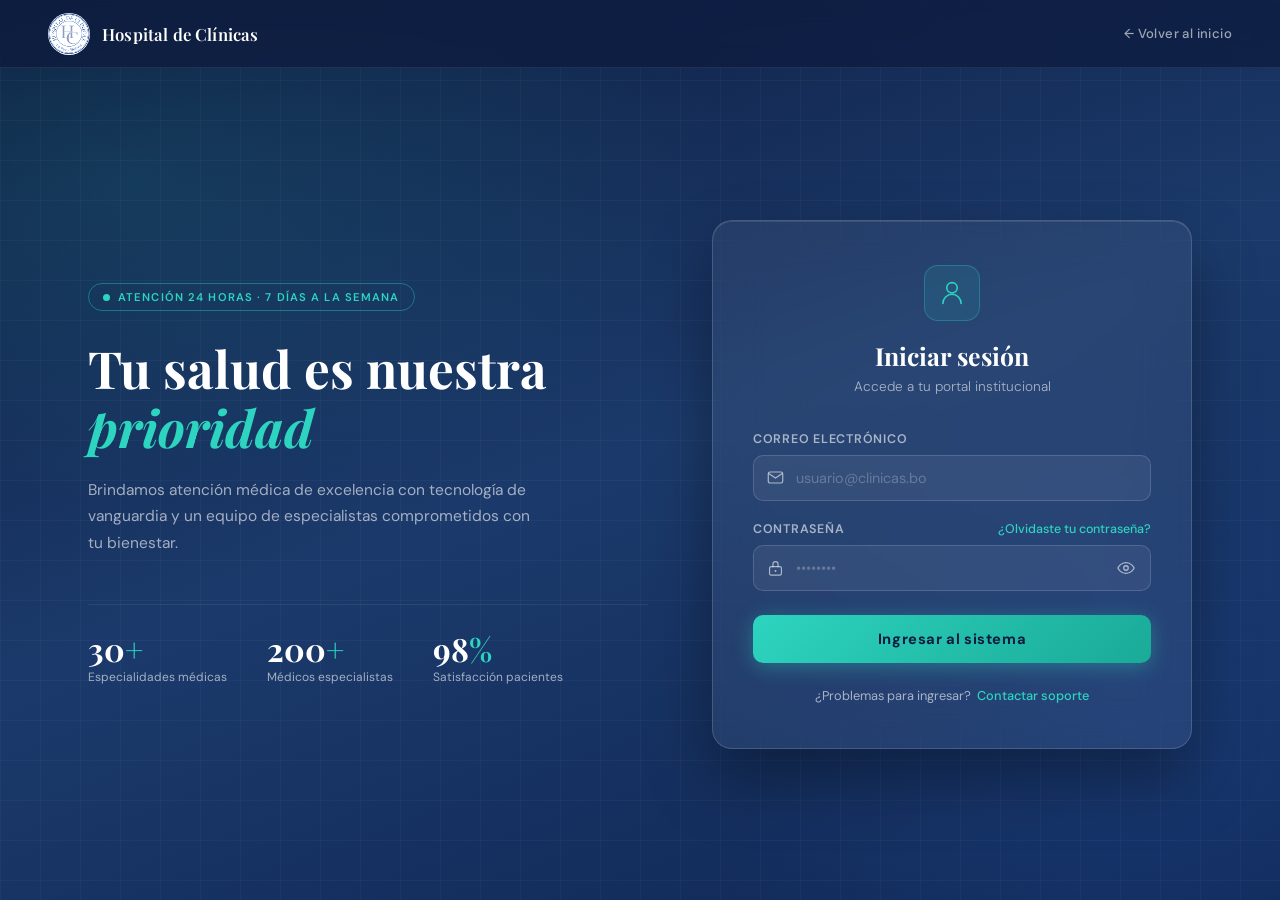
<file: Frontend/pages/login.html>
<!DOCTYPE html>
<html lang="es">
<head>
    <meta charset="UTF-8">
    <meta name="viewport" content="width=device-width, initial-scale=1.0">
    <title>Ingresar — Hospital de Clínicas</title>
    <link rel="stylesheet" href="/Frontend/css/login.css">
    <link href="https://fonts.googleapis.com/css2?family=Playfair+Display:wght@600;700&family=DM+Sans:wght@300;400;500;600&display=swap" rel="stylesheet">
</head>
<body>

    <!-- Fondo animado -->
    <div class="bg-mesh"></div>
    <div class="bg-grid"></div>

    <!-- Navbar mínimo -->
    <nav class="navbar">
        <div class="nav-brand">
            <img src="/Frontend/images/logo.jpg" alt="Hospital de Clínicas" class="nav-logo-img">
            <span class="nav-title">Hospital de Clínicas</span>
        </div>
             <a href="/Frontend/index.html" class="nav-back">← Volver al inicio</a>
    </nav>

    <!-- Contenedor principal -->
    <main class="main">

        <!-- Panel izquierdo informativo -->
        <aside class="info-panel">
            <div class="info-badge">
                <span class="badge-dot"></span>
                ATENCIÓN 24 HORAS · 7 DÍAS A LA SEMANA
            </div>
            <h1 class="info-heading">
                Tu salud es nuestra<br>
                <span class="info-accent">prioridad</span>
            </h1>
            <p class="info-desc">
                Brindamos atención médica de excelencia con tecnología de vanguardia y un equipo de especialistas comprometidos con tu bienestar.
            </p>
            <div class="info-stats">
                <div class="stat">
                    <span class="stat-num">30<span class="stat-plus">+</span></span>
                    <span class="stat-label">Especialidades médicas</span>
                </div>
                <div class="stat">
                    <span class="stat-num">200<span class="stat-plus">+</span></span>
                    <span class="stat-label">Médicos especialistas</span>
                </div>
                <div class="stat">
                    <span class="stat-num">98<span class="stat-plus">%</span></span>
                    <span class="stat-label">Satisfacción pacientes</span>
                </div>
            </div>
        </aside>

        <!-- Panel del formulario -->
        <section class="login-panel">
            <div class="login-card">

                <div class="card-header">
                    <div class="card-icon">
                        <svg viewBox="0 0 24 24" fill="none" xmlns="http://www.w3.org/2000/svg">
                            <path d="M12 12c2.7 0 4.8-2.1 4.8-4.8S14.7 2.4 12 2.4 7.2 4.5 7.2 7.2 9.3 12 12 12z" stroke="#2DD4BF" stroke-width="1.5"/>
                            <path d="M20.4 21.6c0-4.6-3.8-8.4-8.4-8.4s-8.4 3.8-8.4 8.4" stroke="#2DD4BF" stroke-width="1.5" stroke-linecap="round"/>
                        </svg>
                    </div>
                    <h2 class="card-title">Iniciar sesión</h2>
                    <p class="card-subtitle">Accede a tu portal institucional</p>
                </div>

                <form id="loginForm" class="login-form" novalidate>

                    <div class="field-group">
                        <label class="field-label" for="email">Correo electrónico</label>
                        <div class="field-wrapper">
                            <span class="field-icon">
                                <svg viewBox="0 0 20 20" fill="none" xmlns="http://www.w3.org/2000/svg">
                                    <path d="M2.5 5.5l7.5 5 7.5-5" stroke="currentColor" stroke-width="1.4" stroke-linecap="round"/>
                                    <rect x="1.5" y="3.5" width="17" height="13" rx="2" stroke="currentColor" stroke-width="1.4"/>
                                </svg>
                            </span>
                            <input
                                type="email"
                                id="email"
                                name="email"
                                class="field-input"
                                placeholder="usuario@clinicas.bo"
                                autocomplete="email"
                                required
                            >
                        </div>
                    </div>

                    <div class="field-group">
                        <div class="field-label-row">
                            <label class="field-label" for="password">Contraseña</label>
                            <a href="recuperar.html" class="forgot-link">¿Olvidaste tu contraseña?</a>
                        </div>
                        <div class="field-wrapper">
                            <span class="field-icon">
                                <svg viewBox="0 0 20 20" fill="none" xmlns="http://www.w3.org/2000/svg">
                                    <rect x="3" y="9" width="14" height="10" rx="2" stroke="currentColor" stroke-width="1.4"/>
                                    <path d="M7 9V6a3 3 0 016 0v3" stroke="currentColor" stroke-width="1.4" stroke-linecap="round"/>
                                    <circle cx="10" cy="14" r="1.2" fill="currentColor"/>
                                </svg>
                            </span>
                            <input
                                type="password"
                                id="password"
                                name="password"
                                class="field-input"
                                placeholder="••••••••"
                                autocomplete="current-password"
                                required
                            >
                            <button type="button" class="toggle-password" id="togglePass" aria-label="Mostrar contraseña">
                                <svg id="eyeIcon" viewBox="0 0 20 20" fill="none" xmlns="http://www.w3.org/2000/svg">
                                    <path d="M1 10s3-6 9-6 9 6 9 6-3 6-9 6-9-6-9-6z" stroke="currentColor" stroke-width="1.4"/>
                                    <circle cx="10" cy="10" r="2.5" stroke="currentColor" stroke-width="1.4"/>
                                </svg>
                            </button>
                        </div>
                    </div>

                    <!-- Mensaje de error/estado -->
                    <div id="mensaje" class="mensaje" role="alert" aria-live="polite"></div>

                    <button type="submit" class="btn-submit" id="btnSubmit">
                        <span class="btn-text">Ingresar al sistema</span>
                        <span class="btn-spinner" id="spinner" hidden>
                            <svg viewBox="0 0 24 24" fill="none" xmlns="http://www.w3.org/2000/svg">
                                <circle cx="12" cy="12" r="10" stroke="rgba(255,255,255,0.3)" stroke-width="3"/>
                                <path d="M12 2a10 10 0 0110 10" stroke="white" stroke-width="3" stroke-linecap="round"/>
                            </svg>
                        </span>
                    </button>

                </form>

                <div class="card-footer">
                    <span>¿Problemas para ingresar?</span>
                    <a href="contacto.html">Contactar soporte</a>
                </div>

            </div>
        </section>

    </main>

    <script src="/Frontend/js/login.js"></script>
</body>
</html>
</file>
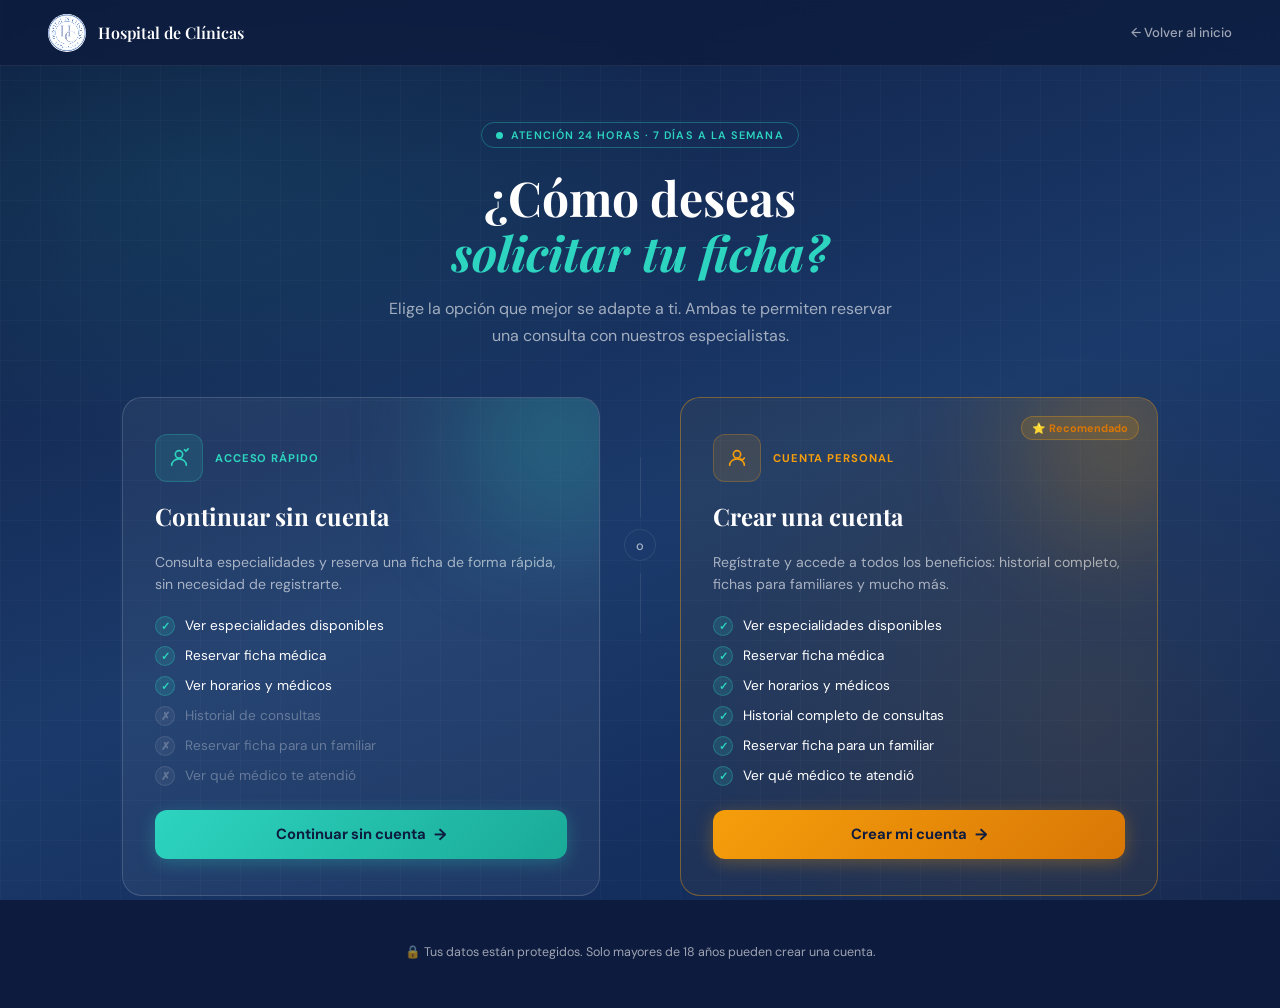
<file: Frontend/pages/opcion.html>
<!DOCTYPE html>
<html lang="es">
<head>
    <meta charset="UTF-8">
    <meta name="viewport" content="width=device-width, initial-scale=1.0">
    <title>Solicitar Ficha — Hospital de Clínicas</title>
    <link href="https://fonts.googleapis.com/css2?family=Playfair+Display:ital,wght@0,600;0,700;1,600&family=DM+Sans:wght@300;400;500;600&display=swap" rel="stylesheet">
    <link rel="stylesheet" href="../css/opcion.css">
</head>
<body>

    <!-- Fondo -->
    <div class="bg-mesh"></div>
    <div class="bg-grid"></div>

    <!-- Navbar -->
    <nav class="navbar">
        <div class="nav-brand">
            <img src="../images/logo.jpg" alt="Logo" class="nav-logo-img">
            <span class="nav-title">Hospital de Clínicas</span>
        </div>
        <a href="/Frontend/index.html" class="nav-back">← Volver al inicio</a>
    </nav>

    <!-- Contenido principal -->
    <main class="main">

        <!-- Encabezado -->
        <div class="hero" id="hero">
            <div class="hero-badge">
                <span class="badge-dot"></span>
                ATENCIÓN 24 HORAS · 7 DÍAS A LA SEMANA
            </div>
            <h1 class="hero-title">
                ¿Cómo deseas<br>
                <span class="hero-accent">solicitar tu ficha?</span>
            </h1>
            <p class="hero-desc">
                Elige la opción que mejor se adapte a ti. Ambas te permiten reservar una consulta con nuestros especialistas.
            </p>
        </div>

        <!-- Tarjetas de opción -->
        <div class="cards-wrapper" id="cardsWrapper">

            <!-- OPCIÓN 1: Sin cuenta -->
            <div class="option-card" id="cardSin">
                <div class="card-glow card-glow--teal"></div>

                <div class="card-top">
                    <div class="card-icon card-icon--teal">
                        <svg viewBox="0 0 24 24" fill="none">
                            <circle cx="12" cy="8" r="4" stroke="currentColor" stroke-width="1.8"/>
                            <path d="M4 20c0-4 3.6-7 8-7s8 3 8 7" stroke="currentColor" stroke-width="1.8" stroke-linecap="round"/>
                            <path d="M18 3l1.5 1.5L22 2" stroke="currentColor" stroke-width="1.8" stroke-linecap="round" stroke-linejoin="round"/>
                        </svg>
                    </div>
                    <div class="card-label card-label--teal">Acceso rápido</div>
                </div>

                <h2 class="card-title">Continuar sin cuenta</h2>
                <p class="card-desc">Consulta especialidades y reserva una ficha de forma rápida, sin necesidad de registrarte.</p>

                <ul class="benefit-list">
                    <li class="benefit-item benefit--yes">
                        <span class="benefit-icon">✓</span>
                        Ver especialidades disponibles
                    </li>
                    <li class="benefit-item benefit--yes">
                        <span class="benefit-icon">✓</span>
                        Reservar ficha médica
                    </li>
                    <li class="benefit-item benefit--yes">
                        <span class="benefit-icon">✓</span>
                        Ver horarios y médicos
                    </li>
                    <li class="benefit-item benefit--no">
                        <span class="benefit-icon">✗</span>
                        Historial de consultas
                    </li>
                    <li class="benefit-item benefit--no">
                        <span class="benefit-icon">✗</span>
                        Reservar ficha para un familiar
                    </li>
                    <li class="benefit-item benefit--no">
                        <span class="benefit-icon">✗</span>
                        Ver qué médico te atendió
                    </li>
                </ul>

                <button class="card-btn card-btn--teal" onclick="irSinCuenta()">
                    Continuar sin cuenta
                    <span class="btn-arrow">→</span>
                </button>
            </div>

            <!-- Divisor central -->
            <div class="divider">
                <div class="divider-line"></div>
                <span class="divider-text">o</span>
                <div class="divider-line"></div>
            </div>

            <!-- OPCIÓN 2: Crear cuenta -->
            <div class="option-card option-card--featured" id="cardCon">
                <div class="card-glow card-glow--gold"></div>
                <div class="featured-badge">⭐ Recomendado</div>

                <div class="card-top">
                    <div class="card-icon card-icon--gold">
                        <svg viewBox="0 0 24 24" fill="none">
                            <circle cx="12" cy="8" r="4" stroke="currentColor" stroke-width="1.8"/>
                            <path d="M4 20c0-4 3.6-7 8-7s8 3 8 7" stroke="currentColor" stroke-width="1.8" stroke-linecap="round"/>
                            <path d="M16 13l1.5 1.5L20 12" stroke="currentColor" stroke-width="1.8" stroke-linecap="round" stroke-linejoin="round"/>
                        </svg>
                    </div>
                    <div class="card-label card-label--gold">Cuenta personal</div>
                </div>

                <h2 class="card-title">Crear una cuenta</h2>
                <p class="card-desc">Regístrate y accede a todos los beneficios: historial completo, fichas para familiares y mucho más.</p>

                <ul class="benefit-list">
                    <li class="benefit-item benefit--yes">
                        <span class="benefit-icon">✓</span>
                        Ver especialidades disponibles
                    </li>
                    <li class="benefit-item benefit--yes">
                        <span class="benefit-icon">✓</span>
                        Reservar ficha médica
                    </li>
                    <li class="benefit-item benefit--yes">
                        <span class="benefit-icon">✓</span>
                        Ver horarios y médicos
                    </li>
                    <li class="benefit-item benefit--yes">
                        <span class="benefit-icon">✓</span>
                        Historial completo de consultas
                    </li>
                    <li class="benefit-item benefit--yes">
                        <span class="benefit-icon">✓</span>
                        Reservar ficha para un familiar
                    </li>
                    <li class="benefit-item benefit--yes">
                        <span class="benefit-icon">✓</span>
                        Ver qué médico te atendió
                    </li>
                </ul>

                <button class="card-btn card-btn--gold" onclick="abrirRegistro()">
                    Crear mi cuenta
                    <span class="btn-arrow">→</span>
                </button>
            </div>

        </div><!-- /cards-wrapper -->

        <!-- Nota de seguridad -->
        <p class="security-note">
            🔒 Tus datos están protegidos. Solo mayores de 18 años pueden crear una cuenta.
        </p>

    </main>

    <!-- ══════════════════════════════════════════
         MODAL REGISTRO PACIENTE
    ══════════════════════════════════════════ -->
    <div class="modal-overlay" id="modalRegistro">
        <div class="modal">

            <div class="modal-header">
                <div>
                    <h3 class="modal-title">Crear cuenta de paciente</h3>
                    <p class="modal-subtitle">Completa tus datos personales</p>
                </div>
                <button class="modal-close" onclick="cerrarModal()">✕</button>
            </div>

            <form class="modal-form" id="formRegistro" onsubmit="registrarPaciente(event)">

                <div class="form-grid">
                    <div class="field-group">
                        <label class="field-label">Nombre(s) *</label>
                        <input class="field-input" type="text" id="reg_nombre" placeholder="Juan Carlos" required>
                    </div>
                    <div class="field-group">
                        <label class="field-label">Apellido paterno *</label>
                        <input class="field-input" type="text" id="reg_ap_paterno" placeholder="Pérez" required>
                    </div>
                    <div class="field-group">
                        <label class="field-label">Apellido materno *</label>
                        <input class="field-input" type="text" id="reg_ap_materno" placeholder="López" required>
                    </div>
                </div>

                <div class="form-grid">
                    <div class="field-group">
                        <label class="field-label">Fecha de nacimiento * <span class="field-hint">(mayor de 18 años)</span></label>
                        <input class="field-input" type="date" id="reg_fecha_nac" required>
                    </div>
                    <div class="field-group">
                        <label class="field-label">Sexo *</label>
                        <select class="field-input" id="reg_sexo" required>
                            <option value="" disabled selected>Seleccionar</option>
                            <option value="M">Masculino</option>
                            <option value="F">Femenino</option>
                        </select>
                    </div>
                </div>

                <div class="form-grid">
                    <div class="field-group">
                        <label class="field-label">CI (Carnet de identidad) *</label>
                        <input class="field-input" type="text" id="reg_ci" placeholder="12345678" required>
                    </div>
                    <div class="field-group">
                        <label class="field-label">Teléfono *</label>
                        <input class="field-input" type="tel" id="reg_telefono" placeholder="70000000" required>
                    </div>
                </div>

                <div class="field-group">
                    <label class="field-label">Dirección</label>
                    <input class="field-input" type="text" id="reg_direccion" placeholder="Av. Arce, La Paz">
                </div>

                <div class="field-group">
                    <label class="field-label">Correo electrónico *</label>
                    <input class="field-input" type="email" id="reg_email" placeholder="correo@ejemplo.com" required>
                </div>

                <div class="form-grid">
                    <div class="field-group">
                        <label class="field-label">Contraseña *</label>
                        <input class="field-input" type="password" id="reg_password" placeholder="Mínimo 8 caracteres" required minlength="8">
                    </div>
                    <div class="field-group">
                        <label class="field-label">Confirmar contraseña *</label>
                        <input class="field-input" type="password" id="reg_password2" placeholder="Repite la contraseña" required>
                    </div>
                </div>

                <div id="msgRegistro" class="form-msg"></div>

                <div class="modal-footer">
                    <button type="button" class="btn-secondary" onclick="cerrarModal()">Cancelar</button>
                    <button type="submit" class="btn-primary" id="btnRegistrar">
                        <span class="btn-text">Crear mi cuenta</span>
                    </button>
                </div>

            </form>
        </div>
    </div>

    <script src="../js/opcion.js"></script>
</body>
</html>
</file>
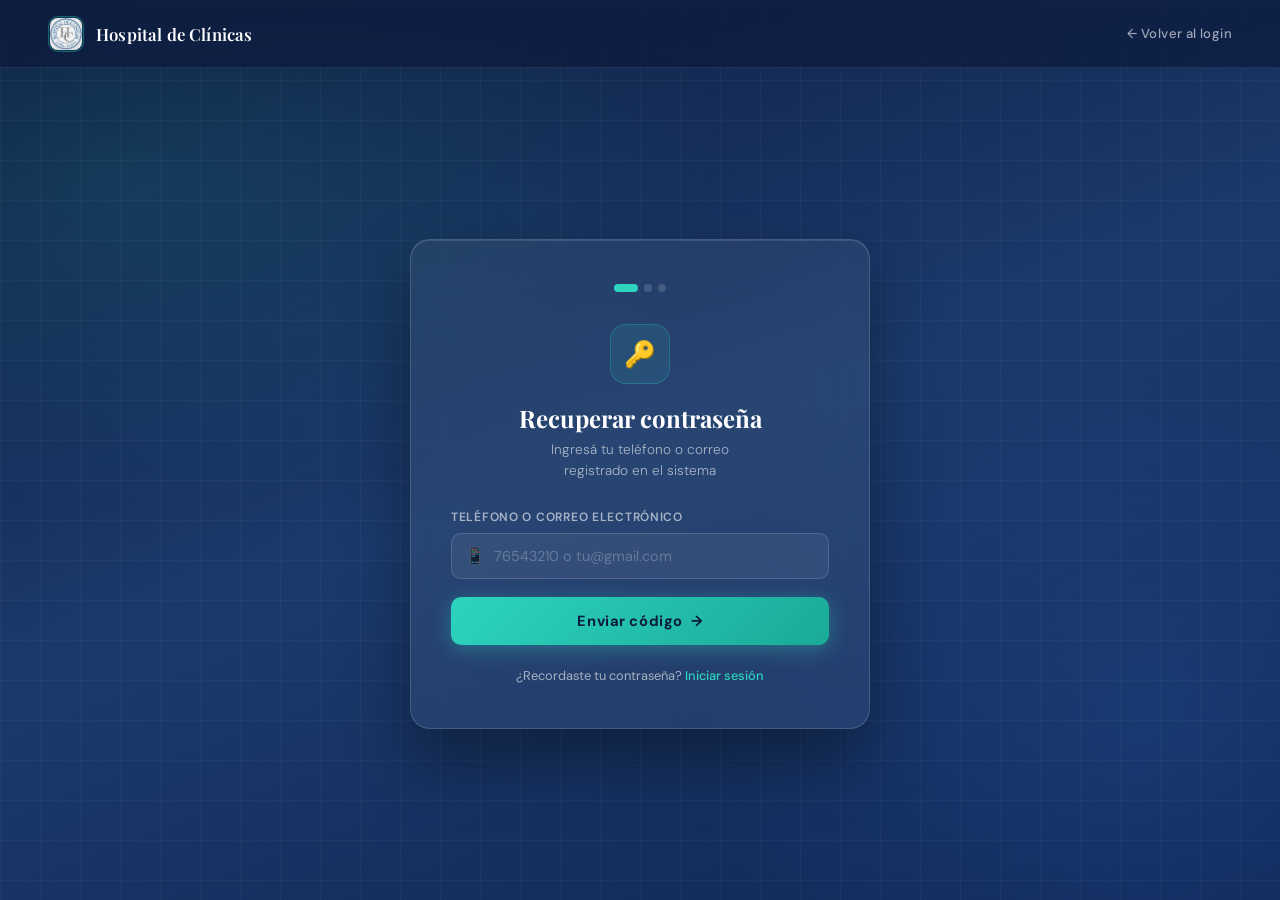
<file: Frontend/pages/recuperar.html>
<!DOCTYPE html>
<html lang="es">
<head>
    <meta charset="UTF-8">
    <meta name="viewport" content="width=device-width, initial-scale=1.0">
    <title>Recuperar Contraseña · Hospital de Clínicas</title>
    <link rel="stylesheet" href="/Frontend/css/recuperar.css">
    <link href="https://fonts.googleapis.com/css2?family=Playfair+Display:wght@600;700&family=DM+Sans:wght@300;400;500;600&display=swap" rel="stylesheet">
</head>
<body>
    <div class="bg-mesh"></div>
    <div class="bg-grid"></div>

    <!-- Navbar -->
    <nav class="navbar">
        <div class="nav-brand">
            <div class="nav-logo">
                <img src="/Frontend/images/logo.jpg" alt="Hospital de Clínicas" style="width:32px;height:32px;border-radius:8px;object-fit:cover;">
            </div>
            <span class="nav-title">Hospital de Clínicas</span>
        </div>
        <a href="login.html" class="nav-back">← Volver al login</a>
    </nav>

    <main class="main">
        <div class="rec-card">

            <!-- Indicador de pasos -->
            <div class="steps">
                <div class="step-dot activo" id="dot0"></div>
                <div class="step-dot"        id="dot1"></div>
                <div class="step-dot"        id="dot2"></div>
            </div>

            <!-- ══ PASO 1: Identificación ══ -->
            <div class="paso activo" id="paso1">
                <div class="paso-header">
                    <div class="paso-icono">🔑</div>
                    <h1 class="paso-titulo">Recuperar contraseña</h1>
                    <p class="paso-subtitulo">Ingresá tu teléfono o correo<br>registrado en el sistema</p>
                </div>

                <div class="field-group">
                    <label class="field-label">Teléfono o correo electrónico</label>
                    <div class="field-wrapper">
                        <span class="field-icon">📱</span>
                        <input type="text" id="inpIdentificador" class="field-input"
                               placeholder="76543210 o tu@gmail.com"
                               autocomplete="off" autocorrect="off" spellcheck="false">
                    </div>
                </div>

                <div class="msg" id="msg1"></div>

                <button class="btn-submit" id="btnSolicitar" onclick="solicitarCodigo()">
                    <span id="btnSolicitarTxt">Enviar código</span>
                    <span>→</span>
                </button>

                <div class="card-footer">
                    ¿Recordaste tu contraseña?
                    <a href="login.html">Iniciar sesión</a>
                </div>
            </div>

            <!-- ══ PASO 2: Verificar código OTP ══ -->
            <div class="paso" id="paso2">
                <div class="paso-header">
                    <div class="paso-icono">📩</div>
                    <h1 class="paso-titulo">Verificar código</h1>
                    <p class="paso-subtitulo">Ingresá los 6 dígitos que<br>recibiste en tu dispositivo</p>
                </div>

                <div class="destino-box" id="destinoBox">
                    Código enviado a <strong id="destinoTexto">—</strong>
                </div>

                <div class="otp-wrap">
                    <input class="otp-digit" id="otp0" maxlength="1" inputmode="numeric" type="text">
                    <input class="otp-digit" id="otp1" maxlength="1" inputmode="numeric" type="text">
                    <input class="otp-digit" id="otp2" maxlength="1" inputmode="numeric" type="text">
                    <input class="otp-digit" id="otp3" maxlength="1" inputmode="numeric" type="text">
                    <input class="otp-digit" id="otp4" maxlength="1" inputmode="numeric" type="text">
                    <input class="otp-digit" id="otp5" maxlength="1" inputmode="numeric" type="text">
                </div>

                <div class="timer-row">
                    <svg width="13" height="13" viewBox="0 0 24 24" fill="none" stroke="currentColor" stroke-width="2">
                        <circle cx="12" cy="12" r="10"/><polyline points="12 6 12 12 16 14"/>
                    </svg>
                    Expira en <span class="timer-val" id="timerVal">5:00</span>
                </div>

                <div class="msg" id="msg2"></div>

                <button class="btn-submit" id="btnVerificar" onclick="verificarCodigo()">
                    <span id="btnVerificarTxt">Verificar código</span>
                    <span>→</span>
                </button>

                <div class="card-footer">
                    ¿No recibiste el código?
                    <button class="link-btn" id="btnReenviar" disabled onclick="reenviarCodigo()">
                        Reenviar código
                    </button>
                </div>
            </div>

            <!-- ══ PASO 3: Nueva contraseña ══ -->
            <div class="paso" id="paso3">
                <div class="paso-header">
                    <div class="paso-icono">🔒</div>
                    <h1 class="paso-titulo">Nueva contraseña</h1>
                    <p class="paso-subtitulo">Elegí una contraseña segura<br>para tu cuenta</p>
                </div>

                <div class="field-group">
                    <label class="field-label">Nueva contraseña</label>
                    <div class="field-wrapper">
                        <span class="field-icon">🔒</span>
                        <input type="password" id="inpPass1" class="field-input"
                               placeholder="Mínimo 8 caracteres"
                               oninput="evaluarFuerza(this.value)">
                        <button class="toggle-pass" onclick="toggleVer('inpPass1', this)" type="button">
                            <svg id="eyeIcon1" width="18" height="18" viewBox="0 0 24 24" fill="none"
                                 stroke="currentColor" stroke-width="2" stroke-linecap="round">
                                <path d="M1 12s4-8 11-8 11 8 11 8-4 8-11 8-11-8-11-8z"/>
                                <circle cx="12" cy="12" r="3"/>
                            </svg>
                        </button>
                    </div>
                    <div class="strength-wrap">
                        <div class="strength-track"><div class="strength-fill" id="strengthFill"></div></div>
                        <div class="strength-txt" id="strengthTxt"></div>
                    </div>
                </div>

                <div class="field-group">
                    <label class="field-label">Confirmar contraseña</label>
                    <div class="field-wrapper">
                        <span class="field-icon">🔒</span>
                        <input type="password" id="inpPass2" class="field-input"
                               placeholder="Repetí la contraseña">
                        <button class="toggle-pass" onclick="toggleVer('inpPass2', this)" type="button">
                            <svg width="18" height="18" viewBox="0 0 24 24" fill="none"
                                 stroke="currentColor" stroke-width="2" stroke-linecap="round">
                                <path d="M1 12s4-8 11-8 11 8 11 8-4 8-11 8-11-8-11-8z"/>
                                <circle cx="12" cy="12" r="3"/>
                            </svg>
                        </button>
                    </div>
                </div>

                <div class="msg" id="msg3"></div>

                <button class="btn-submit" id="btnCambiar" onclick="cambiarPassword()">
                    <span id="btnCambiarTxt">Guardar contraseña</span>
                    <span>→</span>
                </button>
            </div>

            <!-- ══ PASO 4: Éxito ══ -->
            <div class="paso" id="paso4">
                <div style="text-align:center;padding:12px 0">
                    <div class="success-circle">✅</div>
                    <h1 class="paso-titulo">¡Contraseña actualizada!</h1>
                    <p class="paso-subtitulo" style="margin-top:8px">
                        Tu contraseña fue cambiada correctamente.<br>
                        Ya podés iniciar sesión con tus nuevas credenciales.
                    </p>
                    <a href="login.html" class="btn-submit" style="margin-top:28px;display:flex;text-decoration:none">
                        Ir al login →
                    </a>
                </div>
            </div>

        </div>
    </main>

    <script src="/Frontend/js/recuperar.js"></script>
</body>
</html>
</file>
<file: Frontend/css/index.css>
/* ── VARIABLES ──────────────────────────────── */
:root {
  --navy:    #0a1f44;
  --blue:    #1a4b8c;
  --sky:     #2a7fca;
  --accent:  #00c6a7;
  --light:   #e8f4ff;
  --white:   #ffffff;
  --gray:    #f0f4f9;
  --text:    #1c2b3a;
  --muted:   #5a7080;
  --border:  #dde6ef;
  --radius:  10px;
  --radius-lg: 16px;
  --shadow:  0 4px 24px rgba(10,31,68,0.08);
}
 
/* ── RESET ──────────────────────────────────── */
*, *::before, *::after { box-sizing: border-box; margin: 0; padding: 0; }
html { scroll-behavior: smooth; }
body {
  font-family: 'DM Sans', sans-serif;
  color: var(--text);
  background: var(--white);
  overflow-x: hidden;
}
 
/* ── HEADER ─────────────────────────────────── */
header {
  position: fixed; top: 0; left: 0; right: 0; z-index: 200;
  background: rgba(10,31,68,0.97);
  backdrop-filter: blur(10px);
  display: flex; align-items: center; justify-content: space-between;
  padding: 0 5%;
  height: 68px;
  border-bottom: 1px solid rgba(255,255,255,0.07);
  transition: background 0.3s;
}
 
.logo {
  display: flex;
  align-items: center;
  gap: 10px;

  font-family: 'Playfair Display', serif;
  font-size: 1.2rem;
  font-weight: 700;

  color: var(--white);
  text-decoration: none;
  white-space: nowrap;
}

/* CONTENEDOR DEL ICONO */
.logo-icon {
  width: 42px;
  height: 42px;

  background: var(--accent);
  border-radius: 10px;

  display: flex;
  align-items: center;
  justify-content: center;

  overflow: hidden; /* 🔥 evita que la imagen se desborde */
}

/* IMAGEN DEL LOGO */
.logo-icon img {
  width: 100%;
  height: 100%;
  object-fit: contain; /* 🔥 mantiene proporción */
}
/* Navegación */
.nav-links {
  display: flex; align-items: center; gap: 2px;
}
 
.nav-links > a {
  color: rgba(255,255,255,0.7);
  text-decoration: none;
  font-size: 0.88rem; font-weight: 400;
  padding: 8px 13px;
  border-radius: 7px;
  transition: all 0.2s;
  white-space: nowrap;
}
.nav-links > a:hover { color: var(--white); background: rgba(255,255,255,0.08); }
 
.nav-divider {
  width: 1px; height: 18px;
  background: rgba(255,255,255,0.15);
  margin: 0 6px;
}
 
.btn-nav-outline {
  border: 1px solid rgba(255,255,255,0.3) !important;
  color: var(--white) !important;
  font-weight: 500 !important;
}
.btn-nav-outline:hover {
  background: rgba(255,255,255,0.1) !important;
  border-color: rgba(255,255,255,0.55) !important;
}
 
/* ── MENÚ 3 PUNTOS ──────────────────────────── */
.more-menu {
  position: relative;
  margin-left: 4px;
}
 
.btn-more {
  display: flex; flex-direction: column;
  align-items: center; justify-content: center; gap: 4px;
  width: 38px; height: 38px;
  background: transparent;
  border: 1px solid rgba(255,255,255,0.25);
  border-radius: 8px;
  cursor: pointer;
  transition: all 0.2s;
  padding: 0;
}
.btn-more span {
  display: block;
  width: 4px; height: 4px;
  background: rgba(255,255,255,0.8);
  border-radius: 50%;
  transition: background 0.2s;
}
.btn-more:hover { background: rgba(255,255,255,0.1); border-color: rgba(255,255,255,0.5); }
.btn-more:hover span { background: var(--white); }
.btn-more.active { background: rgba(0,198,167,0.15); border-color: var(--accent); }
.btn-more.active span { background: var(--accent); }
 
.more-dropdown {
  position: absolute; top: calc(100% + 10px); right: 0;
  background: var(--white);
  border: 1px solid var(--border);
  border-radius: var(--radius-lg);
  box-shadow: 0 8px 32px rgba(10,31,68,0.16);
  min-width: 240px;
  opacity: 0; visibility: hidden;
  transform: translateY(-8px);
  transition: all 0.22s cubic-bezier(0.4, 0, 0.2, 1);
  overflow: hidden;
  z-index: 300;
}
.more-dropdown.open {
  opacity: 1; visibility: visible;
  transform: translateY(0);
}
 
.dropdown-item {
  display: flex; align-items: center; gap: 14px;
  padding: 14px 18px;
  text-decoration: none;
  transition: background 0.15s;
  border-bottom: 1px solid var(--border);
}
.dropdown-item:last-child { border-bottom: none; }
.dropdown-item:hover { background: var(--gray); }
 
.dropdown-icon {
  width: 38px; height: 38px;
  background: var(--light);
  border-radius: 9px;
  display: flex; align-items: center; justify-content: center;
  flex-shrink: 0;
  color: var(--blue);
}
.dropdown-icon svg { width: 18px; height: 18px; }
 
.dropdown-text { display: flex; flex-direction: column; gap: 2px; }
.dropdown-title { font-size: 0.9rem; font-weight: 600; color: var(--navy); }
.dropdown-sub   { font-size: 0.75rem; color: var(--muted); }
 
/* ── HERO ────────────────────────────────────── */
.hero {
  min-height: 100vh;
  background: linear-gradient(135deg, var(--navy) 0%, var(--blue) 60%, #1e6fa8 100%);
  display: flex; align-items: center;
  position: relative; overflow: hidden;
  padding: 130px 5% 90px;
}
 
.hero-bg-pattern {
  position: absolute; inset: 0; pointer-events: none;
  background-image:
    radial-gradient(circle at 75% 30%, rgba(0,198,167,0.12) 0%, transparent 55%),
    radial-gradient(circle at 15% 80%, rgba(42,127,202,0.2) 0%, transparent 45%);
}
 
.hero-grid {
  position: absolute; inset: 0; pointer-events: none;
  background-image:
    linear-gradient(rgba(255,255,255,0.025) 1px, transparent 1px),
    linear-gradient(90deg, rgba(255,255,255,0.025) 1px, transparent 1px);
  background-size: 60px 60px;
}
 
.hero-content {
  position: relative; z-index: 2;
  max-width: 680px;
}
 
.hero-badge {
  display: inline-flex; align-items: center; gap: 7px;
  background: rgba(0,198,167,0.15);
  border: 1px solid rgba(0,198,167,0.35);
  color: var(--accent);
  font-size: 0.75rem; font-weight: 600;
  letter-spacing: 0.07em; text-transform: uppercase;
  padding: 5px 15px; border-radius: 100px;
  margin-bottom: 26px;
}
 
.hero h1 {
  font-family: 'Playfair Display', serif;
  font-size: clamp(2.4rem, 5vw, 3.8rem);
  font-weight: 700; color: var(--white);
  line-height: 1.14; margin-bottom: 20px;
}
.hero h1 span { color: var(--accent); }
 
.hero > .hero-content > p {
  font-size: 1.08rem; font-weight: 300;
  color: rgba(255,255,255,0.72);
  line-height: 1.75; max-width: 500px;
  margin-bottom: 40px;
}
 
.hero-actions { display: flex; gap: 14px; flex-wrap: wrap; }
 
/* Botones globales */
.btn-primary {
  display: inline-flex; align-items: center; gap: 8px;
  background: var(--accent); color: var(--navy);
  font-family: 'DM Sans', sans-serif;
  font-size: 0.95rem; font-weight: 600;
  padding: 13px 26px; border-radius: var(--radius);
  border: none; cursor: pointer;
  text-decoration: none;
  transition: transform 0.2s, box-shadow 0.2s;
  box-shadow: 0 4px 18px rgba(0,198,167,0.32);
  white-space: nowrap;
}
.btn-primary:hover { transform: translateY(-2px); box-shadow: 0 8px 28px rgba(0,198,167,0.45); }
.btn-primary.btn-block { width: 100%; justify-content: center; }
 
.btn-secondary {
  display: inline-flex; align-items: center; gap: 8px;
  background: transparent; color: var(--white);
  font-family: 'DM Sans', sans-serif;
  font-size: 0.95rem; font-weight: 500;
  padding: 13px 26px; border-radius: var(--radius);
  border: 1px solid rgba(255,255,255,0.28);
  cursor: pointer; text-decoration: none;
  transition: all 0.2s;
}
.btn-secondary:hover { background: rgba(255,255,255,0.1); border-color: rgba(255,255,255,0.55); }
 
/* Estadísticas Hero */
.hero-stats {
  display: flex; gap: 40px; margin-top: 58px;
  padding-top: 40px;
  border-top: 1px solid rgba(255,255,255,0.1);
}
.stat-num {
  font-family: 'Playfair Display', serif;
  font-size: 2rem; font-weight: 700; color: var(--white); line-height: 1;
}
.stat-num span { color: var(--accent); }
.stat-label { font-size: 0.8rem; color: rgba(255,255,255,0.5); margin-top: 4px; }
 
/* ── ACCESOS RÁPIDOS ────────────────────────── */
.quick-services {
  background: var(--navy);
  padding: 16px 5%;
  border-bottom: 1px solid rgba(255,255,255,0.06);
}
 
.qs-grid {
  display: grid;
  grid-template-columns: repeat(auto-fit, minmax(180px, 1fr));
  gap: 2px;
}
 
.qs-item {
  display: flex; align-items: center; gap: 12px;
  padding: 16px 18px;
  border-radius: 8px;
  color: rgba(255,255,255,0.68);
  cursor: pointer;
  transition: all 0.2s;
}
.qs-item:hover { background: rgba(255,255,255,0.07); color: var(--white); }
 
.qs-icon {
  width: 40px; height: 40px; border-radius: 8px;
  background: rgba(0,198,167,0.1);
  display: flex; align-items: center; justify-content: center;
  flex-shrink: 0;
}
.qs-icon svg { width: 18px; height: 18px; }
 
.qs-title { font-size: 0.86rem; font-weight: 600; color: inherit; }
.qs-sub   { font-size: 0.73rem; color: rgba(255,255,255,0.38); margin-top: 1px; }
 
/* ── MISIÓN Y VISIÓN ────────────────────────── */
.mision-section {
  display: grid;
  grid-template-columns: 1fr 1fr;
  gap: 0;
  min-height: 580px;
}
 
.mision-content {
  background: var(--gray);
  padding: 80px 6% 80px 5%;
  display: flex; flex-direction: column; justify-content: center;
}
 
.section-tag {
  display: inline-block;
  font-size: 0.72rem; font-weight: 700;
  letter-spacing: 0.1em; text-transform: uppercase;
  color: var(--sky); margin-bottom: 32px;
}
 
.mv-block { margin-bottom: 32px; }
 
.mv-header {
  display: flex; align-items: center; gap: 12px;
  margin-bottom: 12px;
}
 
.mv-icon {
  width: 40px; height: 40px; border-radius: 10px;
  background: var(--light);
  display: flex; align-items: center; justify-content: center;
  flex-shrink: 0;
}
.mv-icon svg { width: 20px; height: 20px; fill: var(--blue); }
 
.mv-header h3 {
  font-family: 'Playfair Display', serif;
  font-size: 1.4rem; font-weight: 700;
  color: var(--navy);
}
 
.mv-block p {
  font-size: 0.95rem; color: var(--muted);
  line-height: 1.8;
  padding-left: 52px;
}
 
.mv-divider {
  width: 48px; height: 2px;
  background: linear-gradient(90deg, var(--sky), var(--accent));
  border-radius: 2px;
  margin: 0 0 32px 52px;
}
 
.mv-badges {
  display: flex; flex-wrap: wrap; gap: 8px;
  padding-left: 52px;
  margin-top: 8px;
}
 
.mv-badge {
  display: inline-flex; align-items: center; gap: 6px;
  background: var(--light);
  border: 1px solid #c5daf0;
  color: var(--blue);
  font-size: 0.75rem; font-weight: 600;
  padding: 5px 12px; border-radius: 100px;
}
 
/* Imagen lado derecho */
.mision-image {
  position: relative; overflow: hidden;
  background: var(--navy);
}
 
.image-frame {
  position: absolute; inset: 0;
  display: flex; flex-direction: column;
}
 
.image-frame img {
  width: 100%; height: 100%;
  object-fit: cover;
  object-position: center;
  display: block;
  filter: brightness(0.88) saturate(1.05);
  transition: transform 0.6s ease;
}
.mision-image:hover .image-frame img { transform: scale(1.03); }
 
.image-caption {
  position: absolute; bottom: 0; left: 0; right: 0;
  background: linear-gradient(to top, rgba(10,31,68,0.85) 0%, transparent 100%);
  padding: 40px 28px 24px;
  display: flex; flex-direction: column; gap: 3px;
}
 
.image-caption span {
  font-family: 'Playfair Display', serif;
  font-size: 1.1rem; font-weight: 700;
  color: var(--white);
}
.image-caption-sub {
  font-family: 'DM Sans', sans-serif !important;
  font-size: 0.78rem !important;
  font-weight: 400 !important;
  color: rgba(255,255,255,0.6) !important;
}
 
/* ── ESPECIALIDADES ─────────────────────────── */
.section {
  padding: 90px 5%;
}
 
.section-header { text-align: center; margin-bottom: 55px; }
 
.section-title {
  font-family: 'Playfair Display', serif;
  font-size: clamp(1.8rem, 3.5vw, 2.5rem);
  font-weight: 700; color: var(--navy);
  line-height: 1.2; margin-bottom: 14px;
}
 
.section-desc {
  font-size: 0.97rem; color: var(--muted);
  max-width: 500px; margin: 0 auto; line-height: 1.7;
}
 
.cards-grid {
  display: grid;
  grid-template-columns: repeat(auto-fill, minmax(240px, 1fr));
  gap: 20px;
}
 
.spec-card {
  background: var(--white);
  border: 1px solid var(--border);
  border-radius: var(--radius-lg);
  padding: 28px 24px;
  transition: all 0.25s;
  cursor: pointer;
  position: relative; overflow: hidden;
}
.spec-card::before {
  content: '';
  position: absolute; top: 0; left: 0; right: 0; height: 3px;
  background: linear-gradient(90deg, var(--sky), var(--accent));
  opacity: 0; transition: opacity 0.25s;
}
.spec-card:hover { border-color: var(--sky); transform: translateY(-4px); box-shadow: 0 12px 30px rgba(26,75,140,0.1); }
.spec-card:hover::before { opacity: 1; }
 
.spec-icon {
  width: 50px; height: 50px; border-radius: 11px;
  background: var(--light);
  display: flex; align-items: center; justify-content: center;
  margin-bottom: 16px;
}
.spec-icon svg { width: 24px; height: 24px; }
 
.spec-name { font-size: 1rem; font-weight: 600; color: var(--navy); margin-bottom: 6px; }
.spec-desc { font-size: 0.83rem; color: var(--muted); line-height: 1.65; }
 
.spec-link {
  display: inline-flex; align-items: center; gap: 4px;
  font-size: 0.8rem; font-weight: 600; color: var(--sky);
  margin-top: 14px; text-decoration: none;
}
 
/* ── CTA FICHA ──────────────────────────────── */
.cta-ficha {
  background: linear-gradient(135deg, var(--navy) 0%, var(--blue) 100%);
  margin: 0 5% 90px;
  border-radius: 18px;
  padding: 55px 60px;
  display: flex; align-items: center; justify-content: space-between;
  gap: 36px; flex-wrap: wrap;
  position: relative; overflow: hidden;
}
.cta-ficha::after {
  content: '';
  position: absolute; right: -60px; top: -60px;
  width: 260px; height: 260px;
  border-radius: 50%;
  background: rgba(0,198,167,0.1);
  pointer-events: none;
}
 
.cta-text { position: relative; z-index: 1; }
.cta-text h2 {
  font-family: 'Playfair Display', serif;
  font-size: clamp(1.5rem, 3vw, 2.1rem);
  color: var(--white); margin-bottom: 10px;
}
.cta-text p {
  color: rgba(255,255,255,0.62); font-size: 0.92rem;
  max-width: 400px; line-height: 1.65;
}
.cta-ficha .btn-primary { position: relative; z-index: 1; flex-shrink: 0; }
 
/* ── CONTACTO ───────────────────────────────── */
.contact-section {
  background: var(--gray);
  padding: 90px 5%;
}
 
.contact-grid {
  display: grid;
  grid-template-columns: 1fr 1fr;
  gap: 60px; align-items: start;
}
 
.contact-info h2 {
  font-family: 'Playfair Display', serif;
  font-size: 2rem; color: var(--navy); margin-bottom: 14px;
}
.contact-info > p { color: var(--muted); line-height: 1.7; margin-bottom: 28px; }
 
.contact-item {
  display: flex; align-items: flex-start; gap: 14px;
  margin-bottom: 20px;
}
.contact-item-icon {
  width: 42px; height: 42px; border-radius: 10px;
  background: var(--light); flex-shrink: 0;
  display: flex; align-items: center; justify-content: center;
}
.contact-item-icon svg { width: 18px; height: 18px; }
.contact-item-label { font-size: 0.74rem; color: var(--muted); text-transform: uppercase; letter-spacing: 0.07em; }
.contact-item-value { font-size: 0.93rem; font-weight: 500; color: var(--navy); margin-top: 2px; }
 
.contact-form-card {
  background: var(--white);
  border-radius: var(--radius-lg); padding: 34px;
  border: 1px solid var(--border);
  box-shadow: var(--shadow);
}
 
.form-title { font-size: 1.05rem; font-weight: 600; color: var(--navy); margin-bottom: 22px; }
 
.form-group { margin-bottom: 16px; }
.form-label { display: block; font-size: 0.8rem; font-weight: 500; color: var(--muted); margin-bottom: 5px; }
 
.form-input, .form-select, .form-textarea {
  width: 100%; padding: 10px 13px;
  border: 1px solid #cdd8e3;
  border-radius: 8px;
  font-family: 'DM Sans', sans-serif;
  font-size: 0.9rem; color: var(--text);
  background: var(--white);
  transition: border-color 0.2s, box-shadow 0.2s;
  outline: none;
  appearance: none;
}
.form-input:focus, .form-select:focus, .form-textarea:focus {
  border-color: var(--sky);
  box-shadow: 0 0 0 3px rgba(42,127,202,0.12);
}
.form-textarea { min-height: 96px; resize: vertical; }
 
.form-row { display: grid; grid-template-columns: 1fr 1fr; gap: 14px; }
 
/* ── FOOTER ──────────────────────────────────── */
footer {
  background: var(--navy);
  padding: 58px 5% 28px;
  color: rgba(255,255,255,0.5);
}
 
.footer-grid {
  display: grid;
  grid-template-columns: 2fr 1fr 1fr 1fr;
  gap: 40px; margin-bottom: 48px;
}
 
.footer-brand .logo { margin-bottom: 14px; }
.footer-brand p { font-size: 0.83rem; line-height: 1.75; max-width: 250px; }
 
.footer-col h4 {
  font-size: 0.73rem; font-weight: 700;
  text-transform: uppercase; letter-spacing: 0.09em;
  color: rgba(255,255,255,0.85); margin-bottom: 15px;
}
.footer-col a {
  display: block; font-size: 0.86rem; color: rgba(255,255,255,0.48);
  text-decoration: none; margin-bottom: 8px;
  transition: color 0.2s;
}
.footer-col a:hover { color: var(--accent); }
 
.footer-bottom {
  border-top: 1px solid rgba(255,255,255,0.07);
  padding-top: 22px;
  display: flex; align-items: center; justify-content: space-between;
  font-size: 0.8rem;
}
 
/* ── ANIMACIONES ─────────────────────────────── */
@keyframes fadeUp {
  from { opacity: 0; transform: translateY(26px); }
  to   { opacity: 1; transform: translateY(0); }
}
 
.hero-badge    { animation: fadeUp 0.5s 0.1s both; }
.hero h1       { animation: fadeUp 0.5s 0.25s both; }
.hero > .hero-content > p { animation: fadeUp 0.5s 0.4s both; }
.hero-actions  { animation: fadeUp 0.5s 0.52s both; }
.hero-stats    { animation: fadeUp 0.5s 0.65s both; }
 
/* ── MEDIA QUERIES ───────────────────────────── */
@media (max-width: 1024px) {
  .footer-grid { grid-template-columns: 1fr 1fr; }
  .mision-section { grid-template-columns: 1fr; }
  .mision-image { min-height: 340px; position: relative; }
  .image-frame { position: relative; height: 340px; }
  .image-frame img { position: absolute; inset: 0; }
}
 
@media (max-width: 768px) {
  header { padding: 0 4%; }
  .nav-links > a:not(.btn-nav-outline) { display: none; }
  .nav-divider { display: none; }
  .hero { padding: 110px 4% 70px; }
  .hero-stats { flex-wrap: wrap; gap: 24px; }
  .contact-grid { grid-template-columns: 1fr; gap: 36px; }
  .cta-ficha { padding: 36px 28px; flex-direction: column; text-align: center; }
  .footer-grid { grid-template-columns: 1fr 1fr; gap: 28px; }
  .form-row { grid-template-columns: 1fr; }
  .mv-block p { padding-left: 0; }
  .mv-divider { margin-left: 0; }
  .mv-badges { padding-left: 0; }
  .mision-content { padding: 50px 5%; }
}
 
@media (max-width: 480px) {
  .footer-grid { grid-template-columns: 1fr; }
  .footer-bottom { flex-direction: column; gap: 8px; text-align: center; }
  .qs-grid { grid-template-columns: 1fr 1fr; }
}
</file>
<file: Frontend/css/dashboard_superadmin.css>
:root {
    --navy:        #0D1B3E;
    --navy-mid:    #1B3A6B;
    --navy-light:  #24509A;
    --teal:        #2DD4BF;
    --teal-dark:   #1aaa98;
    --bg:          #F0F4F8;
    --bg-panel:    #FFFFFF;
    --text:        #1A202C;
    --text-muted:  #64748B;
    --border:      #E2E8F0;
    --danger:      #EF4444;
    --success:     #10B981;
    --warning:     #F59E0B;
    --sidebar-w:   260px;
    --topbar-h:    72px;
    --radius:      14px;
    --font-display:'Playfair Display', Georgia, serif;
    --font-body:   'DM Sans', sans-serif;
    --transition:  0.22s cubic-bezier(0.4,0,0.2,1);
}

*, *::before, *::after { box-sizing: border-box; margin: 0; padding: 0; }

body {
    font-family: var(--font-body);
    background: var(--bg);
    color: var(--text);
    display: flex;
    min-height: 100vh;
    overflow-x: hidden;
}

/* ══════════════════════════════════════════
   SIDEBAR
══════════════════════════════════════════ */
.sidebar {
    width: var(--sidebar-w);
    min-height: 100vh;
    background: var(--navy);
    display: flex;
    flex-direction: column;
    position: fixed;
    left: 0; top: 0; bottom: 0;
    z-index: 100;
    transition: transform var(--transition);
    box-shadow: 4px 0 24px rgba(0,0,0,0.18);
}

.sidebar.collapsed { transform: translateX(calc(-1 * var(--sidebar-w))); }

.sidebar-brand {
    display: flex;
    align-items: center;
    gap: 12px;
    padding: 22px 20px;
    border-bottom: 1px solid rgba(255,255,255,0.08);
}

.sidebar-logo {
    width: 40px; height: 40px;
    object-fit: contain;
    border-radius: 50%;
    mix-blend-mode: luminosity;
    filter: brightness(1.3);
    flex-shrink: 0;
}

.sidebar-title {
    font-family: var(--font-display);
    font-size: 0.82rem;
    color: #fff;
    font-weight: 600;
    line-height: 1.2;
    display: block;
}

.sidebar-role {
    font-size: 0.7rem;
    color: var(--teal);
    font-weight: 500;
    display: block;
    margin-top: 2px;
}

.sidebar-nav {
    flex: 1;
    padding: 16px 12px;
    overflow-y: auto;
}

.nav-section-label {
    font-size: 0.65rem;
    letter-spacing: 0.1em;
    text-transform: uppercase;
    color: rgba(255,255,255,0.35);
    padding: 12px 8px 6px;
    font-weight: 600;
}

.sidebar-nav ul { list-style: none; }

.nav-item {
    display: flex;
    align-items: center;
    gap: 10px;
    padding: 10px 12px;
    border-radius: 10px;
    cursor: pointer;
    color: rgba(255,255,255,0.65);
    font-size: 0.87rem;
    font-weight: 500;
    margin-bottom: 2px;
    transition: background var(--transition), color var(--transition);
    position: relative;
}

.nav-item:hover { background: rgba(255,255,255,0.07); color: #fff; }
.nav-item.active { background: rgba(45,212,191,0.15); color: var(--teal); }
.nav-icon { font-size: 1rem; flex-shrink: 0; }

.nav-badge {
    margin-left: auto;
    background: var(--danger);
    color: #fff;
    font-size: 0.65rem;
    font-weight: 700;
    border-radius: 999px;
    padding: 2px 7px;
    min-width: 20px;
    text-align: center;
    display: none;
}
.nav-badge.show { display: inline-block; }

.sidebar-footer {
    padding: 16px;
    border-top: 1px solid rgba(255,255,255,0.08);
}

.sidebar-user {
    display: flex;
    align-items: center;
    gap: 10px;
    margin-bottom: 12px;
}

.user-avatar {
    width: 36px; height: 36px;
    border-radius: 50%;
    background: linear-gradient(135deg, var(--teal), var(--navy-light));
    display: flex;
    align-items: center;
    justify-content: center;
    font-weight: 700;
    font-size: 0.9rem;
    color: #fff;
    flex-shrink: 0;
}

.user-email {
    font-size: 0.78rem;
    color: rgba(255,255,255,0.8);
    display: block;
    white-space: nowrap;
    overflow: hidden;
    text-overflow: ellipsis;
    max-width: 140px;
}

.user-tag { font-size: 0.65rem; color: var(--teal); display: block; }

.btn-logout {
    width: 100%;
    padding: 9px;
    background: rgba(239,68,68,0.12);
    border: 1px solid rgba(239,68,68,0.25);
    border-radius: 8px;
    color: #FCA5A5;
    font-family: var(--font-body);
    font-size: 0.82rem;
    font-weight: 600;
    cursor: pointer;
    transition: background var(--transition);
    display: flex;
    align-items: center;
    justify-content: center;
    gap: 6px;
}
.btn-logout:hover { background: rgba(239,68,68,0.22); }

/* ══════════════════════════════════════════
   MAIN
══════════════════════════════════════════ */
.main {
    margin-left: var(--sidebar-w);
    flex: 1;
    min-height: 100vh;
    display: flex;
    flex-direction: column;
    transition: margin-left var(--transition);
}
.main.expanded { margin-left: 0; }

/* ── Topbar ── */
.topbar {
    height: var(--topbar-h);
    background: var(--bg-panel);
    border-bottom: 1px solid var(--border);
    display: flex;
    align-items: center;
    justify-content: space-between;
    padding: 0 32px;
    position: sticky;
    top: 0;
    z-index: 50;
    box-shadow: 0 1px 8px rgba(0,0,0,0.06);
}

.topbar-left { display: flex; align-items: center; gap: 16px; }

.sidebar-toggle {
    background: none;
    border: 1px solid var(--border);
    border-radius: 8px;
    width: 36px; height: 36px;
    cursor: pointer;
    font-size: 1rem;
    color: var(--text-muted);
    transition: background var(--transition);
}
.sidebar-toggle:hover { background: var(--bg); }

.page-title {
    font-family: var(--font-display);
    font-size: 1.3rem;
    font-weight: 700;
    color: var(--navy);
    line-height: 1.1;
}

.page-date { font-size: 0.75rem; color: var(--text-muted); margin-top: 2px; }

.topbar-status {
    display: flex;
    align-items: center;
    gap: 7px;
    font-size: 0.78rem;
    color: var(--success);
    font-weight: 500;
}

.status-dot {
    width: 8px; height: 8px;
    border-radius: 50%;
    background: var(--success);
    animation: pulse-dot 2s infinite;
}

/* ── Secciones ── */
.section {
    display: none;
    padding: 28px 32px;
    flex: 1;
    animation: fadeIn 0.3s ease;
}
.section.active { display: block; }

/* ── Stats Grid ── */
.stats-grid {
    display: grid;
    grid-template-columns: repeat(4, 1fr);
    gap: 18px;
    margin-bottom: 28px;
}

.stat-card {
    background: var(--bg-panel);
    border-radius: var(--radius);
    padding: 22px 20px;
    display: flex;
    align-items: center;
    gap: 16px;
    border: 1px solid var(--border);
    border-left: 4px solid var(--accent);
    box-shadow: 0 2px 8px rgba(0,0,0,0.04);
    transition: transform var(--transition), box-shadow var(--transition);
}
.stat-card:hover { transform: translateY(-3px); box-shadow: 0 8px 24px rgba(0,0,0,0.09); }
.stat-icon { font-size: 1.8rem; }

.stat-label {
    display: block;
    font-size: 0.73rem;
    color: var(--text-muted);
    font-weight: 500;
    text-transform: uppercase;
    letter-spacing: 0.05em;
    margin-bottom: 4px;
}

.stat-value {
    display: block;
    font-family: var(--font-display);
    font-size: 1.9rem;
    font-weight: 700;
    color: var(--navy);
    line-height: 1;
}

.dashboard-grid {
    display: grid;
    grid-template-columns: 1fr 1fr;
    gap: 18px;
}

/* ── Panel ── */
.panel {
    background: var(--bg-panel);
    border-radius: var(--radius);
    border: 1px solid var(--border);
    overflow: hidden;
    box-shadow: 0 2px 8px rgba(0,0,0,0.04);
}

.panel-header {
    display: flex;
    align-items: center;
    justify-content: space-between;
    padding: 18px 22px;
    border-bottom: 1px solid var(--border);
}

.panel-title {
    font-family: var(--font-display);
    font-size: 1rem;
    font-weight: 600;
    color: var(--navy);
}

.btn-link {
    background: none;
    border: none;
    color: var(--teal-dark);
    font-family: var(--font-body);
    font-size: 0.8rem;
    font-weight: 600;
    cursor: pointer;
    transition: opacity var(--transition);
}
.btn-link:hover { opacity: 0.7; }

/* ── Activity list ── */
.activity-list { list-style: none; }

.activity-item {
    padding: 13px 22px;
    border-bottom: 1px solid var(--border);
    display: flex;
    align-items: center;
    gap: 10px;
    font-size: 0.84rem;
}
.activity-item:last-child { border-bottom: none; }

.activity-item.skeleton {
    height: 48px;
    background: linear-gradient(90deg, #f0f0f0 25%, #e0e0e0 50%, #f0f0f0 75%);
    background-size: 200% 100%;
    animation: shimmer 1.5s infinite;
}

.activity-badge {
    font-size: 0.65rem;
    font-weight: 700;
    padding: 3px 8px;
    border-radius: 999px;
    flex-shrink: 0;
}

.badge-ok    { background: rgba(16,185,129,0.12); color: #059669; }
.badge-fail  { background: rgba(239,68,68,0.12);  color: #DC2626; }
.badge-block { background: rgba(245,158,11,0.12); color: #D97706; }

/* ── Toolbar ── */
.section-toolbar {
    display: flex;
    align-items: center;
    gap: 12px;
    margin-bottom: 18px;
}

.search-input {
    flex: 1;
    max-width: 320px;
    padding: 9px 14px;
    border: 1px solid var(--border);
    border-radius: 8px;
    font-family: var(--font-body);
    font-size: 0.85rem;
    color: var(--text);
    background: var(--bg-panel);
    outline: none;
    transition: border-color var(--transition);
}
.search-input:focus { border-color: var(--teal); }

/* ── Botones ── */
.btn-primary {
    padding: 9px 18px;
    background: linear-gradient(135deg, var(--teal), var(--teal-dark));
    color: var(--navy);
    font-family: var(--font-body);
    font-size: 0.85rem;
    font-weight: 700;
    border: none;
    border-radius: 8px;
    cursor: pointer;
    transition: transform var(--transition), box-shadow var(--transition);
    box-shadow: 0 2px 10px rgba(45,212,191,0.3);
    white-space: nowrap;
}
.btn-primary:hover { transform: translateY(-1px); box-shadow: 0 4px 16px rgba(45,212,191,0.4); }

.btn-secondary {
    padding: 9px 18px;
    background: var(--bg);
    color: var(--text);
    font-family: var(--font-body);
    font-size: 0.85rem;
    font-weight: 600;
    border: 1px solid var(--border);
    border-radius: 8px;
    cursor: pointer;
    transition: background var(--transition);
}
.btn-secondary:hover { background: var(--border); }

.btn-sm {
    padding: 5px 12px;
    font-size: 0.75rem;
    font-weight: 600;
    border: none;
    border-radius: 6px;
    cursor: pointer;
    font-family: var(--font-body);
    transition: opacity var(--transition);
    white-space: nowrap;
}
.btn-sm:hover { opacity: 0.8; }

.btn-success  { background: rgba(16,185,129,0.12);  color: #059669; }
.btn-danger   { background: rgba(239,68,68,0.12);   color: #DC2626; }
.btn-warning  { background: rgba(245,158,11,0.12);  color: #D97706; }
.btn-info     { background: rgba(96,165,250,0.12);  color: #2563EB; }

/* ── Tabla ── */
.data-table { width: 100%; border-collapse: collapse; }

.data-table thead tr {
    background: var(--bg);
    border-bottom: 2px solid var(--border);
}

.data-table th {
    padding: 12px 18px;
    text-align: left;
    font-size: 0.72rem;
    font-weight: 700;
    text-transform: uppercase;
    letter-spacing: 0.06em;
    color: var(--text-muted);
}

.data-table td {
    padding: 13px 18px;
    font-size: 0.85rem;
    border-bottom: 1px solid var(--border);
    color: var(--text);
    vertical-align: middle;
}

.data-table tbody tr:last-child td { border-bottom: none; }
.data-table tbody tr:hover { background: rgba(45,212,191,0.03); }

.table-loading {
    text-align: center;
    color: var(--text-muted);
    padding: 32px !important;
    font-size: 0.85rem;
}

.td-actions { display: flex; gap: 6px; flex-wrap: wrap; align-items: center; }

/* ── Badges de estado ── */
.estado-badge {
    display: inline-block;
    padding: 3px 10px;
    border-radius: 999px;
    font-size: 0.72rem;
    font-weight: 700;
}

.estado-activo    { background: rgba(16,185,129,0.12); color: #059669; }
.estado-inactivo  { background: rgba(239,68,68,0.12);  color: #DC2626; }
.estado-pendiente { background: rgba(245,158,11,0.12); color: #D97706; }
.estado-completo  { background: rgba(96,165,250,0.12); color: #2563EB; }
.estado-aprobado  { background: rgba(16,185,129,0.12); color: #059669; }
.estado-rechazado { background: rgba(239,68,68,0.12);  color: #DC2626; }

/* ══════════════════════════════════════════
   MODAL
══════════════════════════════════════════ */
.modal-overlay {
    display: none;
    position: fixed;
    inset: 0;
    background: rgba(13,27,62,0.55);
    backdrop-filter: blur(4px);
    z-index: 200;
    align-items: center;
    justify-content: center;
}
.modal-overlay.open { display: flex; }

.modal {
    background: var(--bg-panel);
    border-radius: var(--radius);
    width: 440px;
    max-width: 95vw;
    box-shadow: 0 24px 64px rgba(0,0,0,0.2);
    animation: slideUp 0.3s ease;
}

.modal-sm { width: 360px; }

.modal-header {
    display: flex;
    align-items: center;
    justify-content: space-between;
    padding: 20px 24px;
    border-bottom: 1px solid var(--border);
}

.modal-header-info {
    display: flex;
    align-items: center;
    gap: 12px;
}

.modal-icon { font-size: 1.5rem; }

.modal-header h3 {
    font-family: var(--font-display);
    font-size: 1.05rem;
    color: var(--navy);
    line-height: 1.2;
}

.modal-subtitle {
    font-size: 0.75rem;
    color: var(--text-muted);
    margin-top: 2px;
}

.modal-close {
    background: none;
    border: none;
    font-size: 1rem;
    color: var(--text-muted);
    cursor: pointer;
    width: 28px; height: 28px;
    border-radius: 6px;
    transition: background var(--transition);
    flex-shrink: 0;
}
.modal-close:hover { background: var(--bg); }

.modal-body { padding: 22px 24px; }

.modal-footer {
    padding: 16px 24px;
    border-top: 1px solid var(--border);
    display: flex;
    justify-content: flex-end;
    gap: 10px;
}

.modal-msg {
    font-size: 0.82rem;
    margin-top: 10px;
    min-height: 18px;
    color: var(--danger);
}

/* ── Campos modal ── */
.field-group { margin-bottom: 18px; }

.field-label {
    display: block;
    font-size: 0.75rem;
    font-weight: 600;
    text-transform: uppercase;
    letter-spacing: 0.05em;
    color: var(--text-muted);
    margin-bottom: 6px;
}

.field-required { color: var(--danger); margin-left: 2px; }

.field-input {
    width: 100%;
    padding: 10px 13px;
    border: 1px solid var(--border);
    border-radius: 8px;
    font-family: var(--font-body);
    font-size: 0.88rem;
    color: var(--text);
    outline: none;
    transition: border-color var(--transition), box-shadow var(--transition);
    background: var(--bg-panel);
}
.field-input:focus {
    border-color: var(--teal);
    box-shadow: 0 0 0 3px rgba(45,212,191,0.12);
}
.field-input.error { border-color: var(--danger); }

.field-hint {
    display: block;
    font-size: 0.73rem;
    color: var(--text-muted);
    margin-top: 5px;
}

/* ── Input con ojo ── */
.input-eye-wrap {
    position: relative;
}
.input-eye-wrap .field-input {
    padding-right: 42px;
}
.btn-eye {
    position: absolute;
    right: 10px; top: 50%;
    transform: translateY(-50%);
    background: none;
    border: none;
    cursor: pointer;
    font-size: 0.95rem;
    padding: 4px;
    border-radius: 4px;
    transition: opacity var(--transition);
    line-height: 1;
}
.btn-eye:hover { opacity: 0.7; }

/* ══════════════════════════════════════════
   BARRA DE SEGURIDAD DE CONTRASEÑA
══════════════════════════════════════════ */
.password-strength {
    display: flex;
    align-items: center;
    gap: 10px;
    margin-top: 8px;
}

.strength-bar {
    flex: 1;
    height: 5px;
    background: var(--border);
    border-radius: 999px;
    overflow: hidden;
}

.strength-fill {
    height: 100%;
    width: 0%;
    border-radius: 999px;
    transition: width 0.4s ease, background 0.4s ease;
    background: var(--border);
}

/* niveles: débil / media / fuerte / muy fuerte */
.strength-fill.level-1 { width: 25%; background: var(--danger); }
.strength-fill.level-2 { width: 50%; background: var(--warning); }
.strength-fill.level-3 { width: 75%; background: #3B82F6; }
.strength-fill.level-4 { width: 100%; background: var(--success); }

.strength-label {
    font-size: 0.72rem;
    font-weight: 600;
    white-space: nowrap;
    color: var(--text-muted);
    min-width: 64px;
    text-align: right;
}

.strength-label.l1 { color: var(--danger); }
.strength-label.l2 { color: var(--warning); }
.strength-label.l3 { color: #3B82F6; }
.strength-label.l4 { color: var(--success); }

/* ══════════════════════════════════════════
   OVERLAY "COMPLETAR PERFIL" (bloqueo)
══════════════════════════════════════════ */
.profile-lock-overlay {
    position: fixed;
    inset: 0;
    background: rgba(13,27,62,0.72);
    backdrop-filter: blur(6px);
    z-index: 500;
    display: flex;
    align-items: center;
    justify-content: center;
}

.profile-lock-card {
    background: var(--bg-panel);
    border-radius: var(--radius);
    width: 520px;
    max-width: 95vw;
    box-shadow: 0 32px 80px rgba(0,0,0,0.28);
    animation: slideUp 0.35s ease;
    overflow: hidden;
}

.profile-lock-header {
    background: linear-gradient(135deg, var(--navy), var(--navy-mid));
    padding: 28px 30px 22px;
    text-align: center;
}

.profile-lock-header .lock-icon { font-size: 2.4rem; display: block; margin-bottom: 10px; }

.profile-lock-header h2 {
    font-family: var(--font-display);
    font-size: 1.35rem;
    color: #fff;
    margin-bottom: 6px;
}

.profile-lock-header p {
    font-size: 0.83rem;
    color: rgba(255,255,255,0.6);
    line-height: 1.5;
}

.profile-lock-body { padding: 26px 30px; }

.profile-lock-body .field-group { margin-bottom: 14px; }

.profile-lock-steps {
    display: grid;
    grid-template-columns: 1fr 1fr;
    gap: 12px;
    margin-bottom: 22px;
}

.step-item {
    background: var(--bg);
    border: 1px solid var(--border);
    border-radius: 10px;
    padding: 12px 14px;
    display: flex;
    align-items: center;
    gap: 10px;
}

.step-num {
    width: 26px; height: 26px;
    border-radius: 50%;
    background: linear-gradient(135deg, var(--teal), var(--teal-dark));
    color: var(--navy);
    font-size: 0.75rem;
    font-weight: 800;
    display: flex;
    align-items: center;
    justify-content: center;
    flex-shrink: 0;
}

.step-text { font-size: 0.8rem; color: var(--text-muted); line-height: 1.3; }
.step-text strong { color: var(--text); display: block; font-size: 0.82rem; }

.profile-lock-footer {
    padding: 16px 30px 24px;
    text-align: center;
}

.profile-lock-msg {
    font-size: 0.82rem;
    color: var(--danger);
    min-height: 18px;
    margin-bottom: 12px;
}

/* ── Toast ── */
.toast {
    position: fixed;
    bottom: 28px; right: 28px;
    padding: 12px 20px;
    border-radius: 10px;
    font-size: 0.85rem;
    font-weight: 600;
    color: #fff;
    box-shadow: 0 8px 24px rgba(0,0,0,0.18);
    z-index: 999;
    transform: translateY(80px);
    opacity: 0;
    transition: all 0.35s cubic-bezier(0.4,0,0.2,1);
    pointer-events: none;
    max-width: 320px;
}
.toast.show        { transform: translateY(0); opacity: 1; }
.toast.toast-ok    { background: #059669; }
.toast.toast-error { background: #DC2626; }
.toast.toast-warning { background: #D97706; }

/* ══════════════════════════════════════════
   ANIMACIONES
══════════════════════════════════════════ */
@keyframes fadeIn {
    from { opacity: 0; transform: translateY(10px); }
    to   { opacity: 1; transform: translateY(0); }
}
@keyframes slideUp {
    from { opacity: 0; transform: translateY(20px); }
    to   { opacity: 1; transform: translateY(0); }
}
@keyframes shimmer {
    0%   { background-position: 200% 0; }
    100% { background-position: -200% 0; }
}
@keyframes pulse-dot {
    0%, 100% { opacity: 1; transform: scale(1); }
    50%       { opacity: 0.5; transform: scale(0.8); }
}

/* ══════════════════════════════════════════
   RESPONSIVE
══════════════════════════════════════════ */
@media (max-width: 1100px) {
    .stats-grid { grid-template-columns: repeat(2, 1fr); }
    .dashboard-grid { grid-template-columns: 1fr; }
}
@media (max-width: 768px) {
    .sidebar { transform: translateX(calc(-1 * var(--sidebar-w))); }
    .sidebar.open { transform: translateX(0); }
    .main { margin-left: 0; }
    .section { padding: 20px 16px; }
    .topbar { padding: 0 16px; }
    .stats-grid { grid-template-columns: 1fr 1fr; }
    .profile-lock-steps { grid-template-columns: 1fr; }
}
@media (max-width: 480px) {
    .stats-grid { grid-template-columns: 1fr; }
}
</file>
<file: Frontend/css/fichas_disponible.css>
:root {
    --navy:       #0D1B3E;
    --navy-mid:   #1B3A6B;
    --teal:       #2DD4BF;
    --teal-dark:  #1aaa98;
    --white:      #FFFFFF;
    --white-60:   rgba(255,255,255,0.6);
    --white-15:   rgba(255,255,255,0.08);
    --white-30:   rgba(255,255,255,0.15);
    --success:    #10B981;
    --warning:    #F59E0B;
    --danger:     #EF4444;
    --font-display:'Playfair Display', Georgia, serif;
    --font-body:   'DM Sans', sans-serif;
    --radius:      16px;
    --transition:  0.22s cubic-bezier(0.4,0,0.2,1);
}

*, *::before, *::after { box-sizing: border-box; margin: 0; padding: 0; }
html, body { min-height: 100%; }

body {
    font-family: var(--font-body);
    background: var(--navy);
    color: var(--white);
    min-height: 100vh;
}

/* ── Fondo ── */
.bg-mesh {
    position: fixed; inset: 0;
    background:
        radial-gradient(ellipse 70% 50% at 10% 20%, rgba(45,212,191,0.10) 0%, transparent 60%),
        linear-gradient(160deg, #0D1B3E 0%, #1B3A6B 55%, #0f2654 100%);
    z-index: 0;
}
.bg-grid {
    position: fixed; inset: 0;
    background-image:
        linear-gradient(rgba(255,255,255,0.025) 1px, transparent 1px),
        linear-gradient(90deg, rgba(255,255,255,0.025) 1px, transparent 1px);
    background-size: 40px 40px;
    z-index: 0;
}

/* ── Navbar ── */
.navbar {
    position: relative; z-index: 10;
    display: flex; align-items: center; justify-content: space-between;
    padding: 0 48px; height: 66px;
    background: rgba(13,27,62,0.75);
    backdrop-filter: blur(12px);
    border-bottom: 1px solid var(--white-15);
}
.nav-brand { display: flex; align-items: center; gap: 12px; }
.nav-logo-img {
    width: 38px; height: 38px; object-fit: contain;
    border-radius: 50%; mix-blend-mode: luminosity; filter: brightness(1.3);
}
.nav-title {
    font-family: var(--font-display);
    font-size: 1rem; font-weight: 600; color: var(--white);
}
.nav-right { display: flex; align-items: center; gap: 16px; }
.nav-back {
    font-size: 0.82rem; font-weight: 500;
    color: var(--white-60); text-decoration: none;
    transition: color var(--transition);
}
.nav-back:hover { color: var(--teal); }
.nav-login {
    font-size: 0.82rem; font-weight: 600;
    color: var(--teal); text-decoration: none;
    border: 1px solid rgba(45,212,191,0.35);
    padding: 6px 14px; border-radius: 8px;
    transition: background var(--transition);
}
.nav-login:hover { background: rgba(45,212,191,0.1); }

/* ── Main ── */
.main {
    position: relative; z-index: 1;
    max-width: 1000px; margin: 0 auto;
    padding: 48px 32px 60px;
}

/* ── Secciones por paso ── */
.step-section { display: none; animation: fadeUp 0.4s ease both; }
.step-section.active { display: block; }

/* ── Step header ── */
.step-header { margin-bottom: 36px; }
.step-badge {
    display: inline-block;
    font-size: 0.68rem; font-weight: 700;
    letter-spacing: 0.1em; text-transform: uppercase;
    color: var(--teal);
    border: 1px solid rgba(45,212,191,0.35);
    border-radius: 999px; padding: 4px 12px;
    margin-bottom: 14px;
}
.step-title {
    font-family: var(--font-display);
    font-size: clamp(1.8rem, 3.5vw, 2.6rem);
    font-weight: 700; color: var(--white);
    line-height: 1.15; margin-bottom: 10px;
}
.accent { color: var(--teal); font-style: italic; }
.step-desc { font-size: 0.95rem; color: var(--white-60); line-height: 1.6; }

.btn-back-step {
    background: none; border: none;
    color: var(--white-60); font-family: var(--font-body);
    font-size: 0.85rem; font-weight: 500;
    cursor: pointer; margin-bottom: 16px;
    display: flex; align-items: center; gap: 6px;
    transition: color var(--transition);
}
.btn-back-step:hover { color: var(--teal); }

/* ── Buscador ── */
.search-bar {
    display: flex; align-items: center; gap: 10px;
    background: rgba(255,255,255,0.06);
    border: 1px solid var(--white-30);
    border-radius: 12px; padding: 12px 16px;
    margin-bottom: 28px; max-width: 440px;
}
.search-bar svg { width: 18px; height: 18px; color: var(--white-60); flex-shrink: 0; }
.search-bar input {
    background: none; border: none; outline: none;
    font-family: var(--font-body); font-size: 0.9rem;
    color: var(--white); width: 100%;
}
.search-bar input::placeholder { color: rgba(255,255,255,0.28); }

/* ── Grid especialidades ── */
.esp-grid {
    display: grid;
    grid-template-columns: repeat(auto-fill, minmax(220px, 1fr));
    gap: 16px;
}

.esp-card {
    background: rgba(255,255,255,0.05);
    border: 1px solid var(--white-30);
    border-radius: var(--radius);
    padding: 22px 20px;
    cursor: pointer;
    transition: transform var(--transition), border-color var(--transition), background var(--transition);
    animation: fadeUp 0.4s ease both;
}
.esp-card:hover {
    transform: translateY(-4px);
    border-color: var(--teal);
    background: rgba(45,212,191,0.07);
}
.esp-card-icon {
    width: 44px; height: 44px;
    background: rgba(45,212,191,0.1);
    border: 1px solid rgba(45,212,191,0.2);
    border-radius: 10px;
    display: flex; align-items: center; justify-content: center;
    font-size: 1.3rem; margin-bottom: 14px;
}
.esp-card-name {
    font-family: var(--font-display);
    font-size: 1rem; font-weight: 600;
    color: var(--white); margin-bottom: 6px;
}
.esp-card-desc {
    font-size: 0.78rem; color: var(--white-60); line-height: 1.5;
}

/* Skeleton especialidades */
.esp-skeleton {
    height: 140px; border-radius: var(--radius);
    background: linear-gradient(90deg, rgba(255,255,255,0.05) 25%, rgba(255,255,255,0.09) 50%, rgba(255,255,255,0.05) 75%);
    background-size: 200% 100%;
    animation: shimmer 1.5s infinite;
}

/* ── Grid fechas ── */
.fechas-grid {
    display: grid;
    grid-template-columns: repeat(auto-fill, minmax(180px, 1fr));
    gap: 14px;
    margin-bottom: 28px;
}

.fecha-card {
    background: rgba(255,255,255,0.05);
    border: 1px solid var(--white-30);
    border-radius: var(--radius);
    padding: 18px 16px;
    cursor: pointer;
    text-align: center;
    transition: transform var(--transition), border-color var(--transition), background var(--transition);
}
.fecha-card:hover:not(.fecha-agotada) {
    transform: translateY(-3px);
    border-color: var(--teal);
    background: rgba(45,212,191,0.07);
}
.fecha-card.selected {
    border-color: var(--teal);
    background: rgba(45,212,191,0.12);
    box-shadow: 0 0 0 3px rgba(45,212,191,0.2);
}
.fecha-card.fecha-agotada {
    opacity: 0.4; cursor: not-allowed;
}
.fecha-dia {
    font-family: var(--font-display);
    font-size: 1.5rem; font-weight: 700;
    color: var(--white); line-height: 1;
}
.fecha-mes {
    font-size: 0.78rem; color: var(--white-60);
    text-transform: uppercase; letter-spacing: 0.08em;
    margin: 4px 0 10px;
}
.fecha-cupos {
    display: inline-block;
    font-size: 0.72rem; font-weight: 700;
    padding: 3px 10px; border-radius: 999px;
}
.cupos-ok      { background: rgba(16,185,129,0.15); color: #34D399; }
.cupos-poco    { background: rgba(245,158,11,0.15);  color: #FBB040; }
.cupos-nada    { background: rgba(239,68,68,0.15);   color: #F87171; }

.fecha-skeleton {
    height: 110px; border-radius: var(--radius);
    background: linear-gradient(90deg, rgba(255,255,255,0.05) 25%, rgba(255,255,255,0.09) 50%, rgba(255,255,255,0.05) 75%);
    background-size: 200% 100%;
    animation: shimmer 1.5s infinite;
}

/* ── Detalle cupo ── */
.cupo-detalle { margin-top: 8px; }
.detalle-card {
    background: rgba(255,255,255,0.06);
    border: 1px solid rgba(45,212,191,0.3);
    border-radius: var(--radius);
    padding: 28px;
    animation: fadeUp 0.35s ease;
}
.detalle-header {
    display: flex; justify-content: space-between; align-items: center;
    margin-bottom: 20px; padding-bottom: 16px;
    border-bottom: 1px solid var(--white-15);
}
.detalle-titulo {
    font-family: var(--font-display);
    font-size: 1.1rem; font-weight: 600; color: var(--white);
}
.detalle-fecha {
    font-size: 0.82rem; color: var(--teal); font-weight: 600;
}
.detalle-body {
    display: grid; grid-template-columns: 1fr 1fr;
    gap: 16px; margin-bottom: 24px;
}
.detalle-item { display: flex; flex-direction: column; gap: 4px; }
.detalle-label {
    font-size: 0.7rem; font-weight: 600;
    text-transform: uppercase; letter-spacing: 0.06em;
    color: var(--white-60);
}
.detalle-valor { font-size: 0.92rem; color: var(--white); font-weight: 500; }
.detalle-turno {
    font-family: var(--font-display);
    font-size: 1.4rem; font-weight: 700; color: var(--teal);
}
.btn-reservar {
    width: 100%; padding: 14px;
    background: linear-gradient(135deg, var(--teal), var(--teal-dark, #1aaa98));
    color: var(--navy); font-family: var(--font-body);
    font-size: 0.92rem; font-weight: 700;
    border: none; border-radius: 12px; cursor: pointer;
    display: flex; align-items: center; justify-content: center; gap: 8px;
    transition: transform var(--transition), box-shadow var(--transition);
    box-shadow: 0 4px 18px rgba(45,212,191,0.3);
}
.btn-reservar:hover { transform: translateY(-2px); box-shadow: 0 8px 28px rgba(45,212,191,0.45); }

/* ══════════════════════════════════════════
   MODAL
══════════════════════════════════════════ */
.modal-overlay {
    display: none; position: fixed; inset: 0;
    background: rgba(13,27,62,0.7);
    backdrop-filter: blur(6px);
    z-index: 200; align-items: center; justify-content: center; padding: 20px;
}
.modal-overlay.open { display: flex; }

.modal {
    background: #0f2654;
    border: 1px solid var(--white-30);
    border-radius: var(--radius);
    width: 560px; max-width: 100%; max-height: 90vh; overflow-y: auto;
    box-shadow: 0 32px 80px rgba(0,0,0,0.45);
    animation: slideUp 0.3s ease;
}
.modal-header {
    display: flex; align-items: flex-start; justify-content: space-between;
    padding: 24px 26px 18px; border-bottom: 1px solid var(--white-15);
}
.modal-title {
    font-family: var(--font-display);
    font-size: 1.25rem; font-weight: 700; color: var(--white);
}
.modal-subtitle { font-size: 0.8rem; color: var(--white-60); margin-top: 3px; }
.modal-close {
    background: rgba(255,255,255,0.07); border: none;
    color: var(--white-60); width: 30px; height: 30px;
    border-radius: 8px; cursor: pointer; font-size: 0.9rem;
    transition: background var(--transition);
}
.modal-close:hover { background: rgba(255,255,255,0.14); color: var(--white); }
.modal-body { padding: 22px 26px; }

/* Resumen reserva */
.reserva-resumen {
    background: rgba(45,212,191,0.07);
    border: 1px solid rgba(45,212,191,0.2);
    border-radius: 10px; padding: 14px 16px;
    margin-bottom: 20px;
    display: flex; flex-direction: column; gap: 8px;
}
.resumen-item {
    display: flex; align-items: center; gap: 10px;
    font-size: 0.85rem; color: var(--white-60);
}
.resumen-item strong { color: var(--white); }

/* Campos */
.form-grid { display: grid; grid-template-columns: 1fr 1fr; gap: 14px; }
.field-group { margin-bottom: 14px; }
.field-label {
    display: block; font-size: 0.72rem; font-weight: 600;
    text-transform: uppercase; letter-spacing: 0.06em;
    color: var(--white-60); margin-bottom: 6px;
}
.field-input {
    width: 100%; background: rgba(255,255,255,0.06);
    border: 1px solid var(--white-30); border-radius: 10px;
    padding: 11px 14px; font-family: var(--font-body);
    font-size: 0.88rem; color: var(--white); outline: none;
    transition: border-color var(--transition), background var(--transition);
}
.field-input::placeholder { color: rgba(255,255,255,0.22); }
.field-input:focus { border-color: var(--teal); background: rgba(45,212,191,0.05); }

.form-msg {
    font-size: 0.82rem; font-weight: 500;
    min-height: 18px; margin-bottom: 8px;
    border-radius: 8px; transition: all var(--transition);
}
.form-msg.error {
    color: #FCA5A5; background: rgba(239,68,68,0.1);
    border: 1px solid rgba(239,68,68,0.2); padding: 10px 14px;
}
.form-msg.success {
    color: #6EE7B7; background: rgba(16,185,129,0.1);
    border: 1px solid rgba(16,185,129,0.2); padding: 10px 14px;
}

.modal-footer {
    display: flex; justify-content: flex-end; gap: 10px; margin-top: 8px;
}
.btn-primary {
    padding: 11px 22px;
    background: linear-gradient(135deg, var(--teal), #1aaa98);
    color: var(--navy); font-family: var(--font-body);
    font-size: 0.88rem; font-weight: 700;
    border: none; border-radius: 10px; cursor: pointer;
    transition: transform var(--transition), box-shadow var(--transition);
    box-shadow: 0 3px 14px rgba(45,212,191,0.3);
}
.btn-primary:hover { transform: translateY(-1px); box-shadow: 0 6px 20px rgba(45,212,191,0.4); }
.btn-primary:disabled { opacity: 0.6; cursor: not-allowed; transform: none; }
.btn-secondary {
    padding: 11px 18px; background: rgba(255,255,255,0.07);
    color: var(--white-60); font-family: var(--font-body);
    font-size: 0.88rem; font-weight: 500;
    border: 1px solid var(--white-15); border-radius: 10px; cursor: pointer;
    transition: background var(--transition);
}
.btn-secondary:hover { background: rgba(255,255,255,0.12); }

/* Modal éxito */
.modal-exito {
    text-align: center; padding: 24px 20px 28px;
    display: flex; flex-direction: column;
    align-items: center; gap: 10px;
    background: #f4f6fb;
}
.exito-icon {
    width: 56px; height: 56px; border-radius: 50%;
    background: rgba(16,185,129,0.12);
    border: 2px solid rgba(16,185,129,0.35);
    display: flex; align-items: center; justify-content: center;
    font-size: 1.5rem; color: #10B981;
    animation: popIn 0.5s cubic-bezier(0.34,1.56,0.64,1);
}
.exito-title {
    font-family: var(--font-display);
    font-size: 1.3rem; font-weight: 800; color: #0d1b3e; margin: 0;
}
.exito-desc { font-size: 0.84rem; color: #64748b; margin: 0 0 4px; }
.exito-detalle {
    background: transparent; border: none; padding: 0;
    width: 100%; text-align: left;
}

/* ══════════════════════════════════════════
   MODAL CREDENCIALES — tema oscuro propio
══════════════════════════════════════════ */
.modal-credenciales {
    text-align: center; padding: 28px 26px 30px;
    display: flex; flex-direction: column;
    align-items: center; gap: 10px;
    background: #0f2654;
}
.modal-credenciales .exito-icon {
    width: 56px; height: 56px; border-radius: 50%;
    background: rgba(252,211,77,0.15) !important;
    border: 2px solid rgba(252,211,77,0.4) !important;
    display: flex; align-items: center; justify-content: center;
    font-size: 1.5rem; color: #FCD34D !important;
    animation: popIn 0.5s cubic-bezier(0.34,1.56,0.64,1);
}
.modal-credenciales .exito-title {
    font-family: var(--font-display);
    font-size: 1.3rem; font-weight: 800; color: #ffffff; margin: 0;
}
.modal-credenciales .exito-desc {
    font-size: 0.86rem; color: var(--white-60); margin: 0 0 4px;
    line-height: 1.5;
}

/* ══════════════════════════════════════════
   FICHA CARD — DOCUMENTO MÉDICO
══════════════════════════════════════════ */
.ficha-card-exito {
    width: 100%;
    background: #ffffff;
    border-radius: 12px;
    overflow: hidden;
    box-shadow: 0 2px 16px rgba(0,0,0,0.13);
    font-family: 'Inter', sans-serif;
    color: #1a1a2e;
    border: 1px solid #e2e8f0;
}

/* — Encabezado — */
.ficha-header-exito {
    background: linear-gradient(135deg, #1565C0 0%, #1E88E5 100%);
    color: #fff;
    padding: 16px 20px;
    display: flex;
    justify-content: space-between;
    align-items: center;
    gap: 12px;
}
.ficha-hospital-info { flex: 1; }
.ficha-hospital-name {
    font-size: 1rem; font-weight: 800;
    letter-spacing: 0.2px; line-height: 1.2;
}
.ficha-hospital-sub {
    font-size: 0.68rem; opacity: 0.82;
    margin-top: 3px; letter-spacing: 0.2px;
}
.ficha-num-box {
    background: rgba(255,255,255,0.15);
    border: 1px solid rgba(255,255,255,0.3);
    border-radius: 8px;
    padding: 8px 14px;
    text-align: right;
    flex-shrink: 0;
}
.ficha-num-label {
    font-size: 0.6rem; opacity: 0.8;
    text-transform: uppercase; letter-spacing: 0.8px;
    display: block; margin-bottom: 3px;
}
.ficha-num-valor {
    font-size: 1rem; font-weight: 900;
    letter-spacing: 1.5px; font-family: 'Courier New', monospace;
}

/* — Secciones — */
.ficha-seccion {
    padding: 14px 20px;
    border-bottom: 1px solid #eef0f5;
    background: #fff;
}
.ficha-seccion-titulo {
    font-size: 0.67rem; font-weight: 700;
    color: #3b5fc0; text-transform: uppercase;
    letter-spacing: 0.8px; margin-bottom: 10px;
}
.ficha-dato-nombre {
    font-size: 1.05rem; font-weight: 700; color: #0d1b3e;
}

/* — Grid datos cita — */
.ficha-cita-grid {
    display: grid; grid-template-columns: 1fr 1fr;
    gap: 10px 16px;
}
.ficha-cita-item { display: flex; flex-direction: column; gap: 2px; }
.ficha-cita-label {
    font-size: 0.62rem; color: #94a3b8;
    text-transform: uppercase; letter-spacing: 0.6px; font-weight: 600;
}
.ficha-cita-valor {
    font-size: 0.9rem; font-weight: 700; color: #0f172a;
}

/* — Hora estimada — */
.ficha-hora-badge {
    margin: 0 20px 14px;
    background: linear-gradient(135deg, #e8f5e9, #f1f8e9);
    border: 1.5px solid #66BB6A;
    border-radius: 10px;
    padding: 12px 16px;
    display: flex; align-items: center; gap: 14px;
}
.ficha-hora-badge.ficha-hora-sin {
    background: linear-gradient(135deg, #fff8e1, #fffde7);
    border-color: #FFC107;
}
.ficha-hora-icon { font-size: 1.6rem; flex-shrink: 0; }
.ficha-hora-texts { display: flex; flex-direction: column; gap: 1px; }
.ficha-hora-label {
    font-size: 0.63rem; font-weight: 700;
    color: #2E7D32; text-transform: uppercase; letter-spacing: 0.6px;
}
.ficha-hora-sin .ficha-hora-label { color: #E65100; }
.ficha-hora-valor {
    font-size: 1.4rem; font-weight: 900; color: #1B5E20;
    font-family: 'Courier New', monospace; letter-spacing: 1px;
}
.ficha-hora-sin .ficha-hora-valor { font-size: 0.95rem; color: #BF360C; font-family: inherit; }
.ficha-hora-prom {
    font-size: 0.68rem; color: #558B2F; margin-top: 1px;
}
.ficha-hora-sin .ficha-hora-prom { color: #E64A19; }

/* — Instrucciones — */
.ficha-instrucciones {
    background: #fffbea;
    border-top: 2px solid #FDE68A;
    padding: 12px 20px 16px;
}
.ficha-instr-titulo {
    font-size: 0.72rem; font-weight: 800;
    color: #92400e; margin-bottom: 8px;
    text-transform: uppercase; letter-spacing: 0.5px;
}
.ficha-instr-lista {
    margin: 0; padding-left: 16px; list-style: disc;
}
.ficha-instr-lista li {
    font-size: 0.78rem; color: #78350f; line-height: 1.75;
}

.exito-detalle:has(.ficha-card-exito) {
    background: transparent; border: none; padding: 0;
}

@media (max-width: 480px) {
    .ficha-cita-grid { grid-template-columns: 1fr; }
    .ficha-num-valor  { font-size: 0.85rem; letter-spacing: 1px; }
}
.exito-detalle strong { color: var(--white); }

/* ══════════════════════════════════════════
   ANIMACIONES
══════════════════════════════════════════ */
@keyframes fadeUp {
    from { opacity: 0; transform: translateY(14px); }
    to   { opacity: 1; transform: translateY(0); }
}
@keyframes slideUp {
    from { opacity: 0; transform: translateY(20px); }
    to   { opacity: 1; transform: translateY(0); }
}
@keyframes shimmer {
    0%   { background-position: 200% 0; }
    100% { background-position: -200% 0; }
}
@keyframes popIn {
    from { transform: scale(0.5); opacity: 0; }
    to   { transform: scale(1);   opacity: 1; }
}

/* ── Responsive ── */
@media (max-width: 640px) {
    .navbar { padding: 0 20px; }
    .main { padding: 32px 16px 48px; }
    .detalle-body { grid-template-columns: 1fr; }
    .form-grid { grid-template-columns: 1fr; }
}
</file>
<file: Frontend/css/login.css>
:root {
    --navy:        #0D1B3E;
    --navy-mid:    #1B3A6B;
    --navy-light:  #24509A;
    --teal:        #2DD4BF;
    --teal-dark:   #1aaa98;
    --white:       #FFFFFF;
    --white-60:    rgba(255,255,255,0.6);
    --white-15:    rgba(255,255,255,0.08);
    --white-30:    rgba(255,255,255,0.15);
    --error:       #F87171;
    --success:     #34D399;
    --font-display: 'Playfair Display', Georgia, serif;
    --font-body:    'DM Sans', sans-serif;
    --radius-card:  20px;
    --radius-input: 10px;
    --transition:   0.25s cubic-bezier(0.4, 0, 0.2, 1);
}

/* ---------- Reset & Base ---------- */
*, *::before, *::after {
    box-sizing: border-box;
    margin: 0;
    padding: 0;
}

html, body {
    height: 100%;
}

body {
    font-family: var(--font-body);
    background-color: var(--navy);
    color: var(--white);
    min-height: 100vh;
    overflow-x: hidden;
}

a {
    text-decoration: none;
}

/* ---------- Fondo animado ---------- */
.bg-mesh {
    position: fixed;
    inset: 0;
    background:
        radial-gradient(ellipse 80% 60% at 10% 20%, rgba(45, 212, 191, 0.12) 0%, transparent 60%),
        radial-gradient(ellipse 60% 80% at 90% 80%, rgba(36, 80, 154, 0.35) 0%, transparent 60%),
        linear-gradient(160deg, #0D1B3E 0%, #1B3A6B 50%, #0f2654 100%);
    z-index: 0;
}

.bg-grid {
    position: fixed;
    inset: 0;
    background-image:
        linear-gradient(rgba(255,255,255,0.03) 1px, transparent 1px),
        linear-gradient(90deg, rgba(255,255,255,0.03) 1px, transparent 1px);
    background-size: 40px 40px;
    z-index: 0;
}

/* ---------- Navbar ---------- */
.navbar {
    position: relative;
    z-index: 10;
    display: flex;
    align-items: center;
    justify-content: space-between;
    padding: 0 48px;
    height: 68px;
    background: rgba(13, 27, 62, 0.7);
    backdrop-filter: blur(12px);
    border-bottom: 1px solid var(--white-15);
}

.nav-brand {
    display: flex;
    align-items: center;
    gap: 12px;
}

.nav-logo-img {
    width: 42px;
    height: 42px;
    object-fit: contain;
    border-radius: 50%;
    background: transparent;
    mix-blend-mode: luminosity;   /* elimina el fondo blanco */
    filter: brightness(1.2);
}

.nav-title {
    font-family: var(--font-display);
    font-size: 1.05rem;
    font-weight: 600;
    color: var(--white);
    letter-spacing: 0.01em;
}

.nav-back {
    font-size: 0.82rem;
    font-weight: 500;
    color: var(--white-60);
    letter-spacing: 0.03em;
    transition: color var(--transition);
}

.nav-back:hover {
    color: var(--teal);
}

/* ---------- Main layout ---------- */
.main {
    position: relative;
    z-index: 1;
    display: grid;
    grid-template-columns: 1fr 480px;
    min-height: calc(100vh - 68px);
    align-items: center;
    gap: 0;
    padding: 48px;
    max-width: 1200px;
    margin: 0 auto;
}

/* ---------- Info panel (izquierda) ---------- */
.info-panel {
    padding-right: 64px;
    animation: fadeSlideLeft 0.7s ease both;
}

.info-badge {
    display: inline-flex;
    align-items: center;
    gap: 8px;
    font-size: 0.7rem;
    font-weight: 600;
    letter-spacing: 0.1em;
    color: var(--teal);
    border: 1px solid rgba(45, 212, 191, 0.4);
    border-radius: 999px;
    padding: 6px 14px;
    margin-bottom: 28px;
}

.badge-dot {
    width: 7px;
    height: 7px;
    background: var(--teal);
    border-radius: 50%;
    animation: pulse 2s infinite;
}

.info-heading {
    font-family: var(--font-display);
    font-size: clamp(2.2rem, 4vw, 3.2rem);
    font-weight: 700;
    line-height: 1.15;
    color: var(--white);
    margin-bottom: 20px;
}

.info-accent {
    color: var(--teal);
    font-style: italic;
}

.info-desc {
    font-size: 0.97rem;
    line-height: 1.7;
    color: var(--white-60);
    max-width: 460px;
    margin-bottom: 48px;
}

.info-stats {
    display: flex;
    gap: 40px;
    padding-top: 28px;
    border-top: 1px solid var(--white-15);
}

.stat {
    display: flex;
    flex-direction: column;
    gap: 4px;
}

.stat-num {
    font-family: var(--font-display);
    font-size: 2rem;
    font-weight: 700;
    color: var(--white);
    line-height: 1;
}

.stat-plus {
    color: var(--teal);
}

.stat-label {
    font-size: 0.75rem;
    color: var(--white-60);
    font-weight: 400;
}

/* ---------- Login panel (derecha) ---------- */
.login-panel {
    animation: fadeSlideRight 0.7s ease 0.15s both;
}

.login-card {
    background: rgba(255, 255, 255, 0.06);
    backdrop-filter: blur(24px);
    -webkit-backdrop-filter: blur(24px);
    border: 1px solid var(--white-30);
    border-radius: var(--radius-card);
    padding: 44px 40px;
    box-shadow:
        0 32px 64px rgba(0,0,0,0.35),
        inset 0 1px 0 rgba(255,255,255,0.1);
}

/* --- Card header --- */
.card-header {
    text-align: center;
    margin-bottom: 36px;
}

.card-icon {
    width: 56px;
    height: 56px;
    background: rgba(45, 212, 191, 0.1);
    border: 1px solid rgba(45, 212, 191, 0.3);
    border-radius: 14px;
    display: flex;
    align-items: center;
    justify-content: center;
    margin: 0 auto 18px;
}

.card-icon svg {
    width: 26px;
    height: 26px;
}

.card-title {
    font-family: var(--font-display);
    font-size: 1.55rem;
    font-weight: 700;
    color: var(--white);
    margin-bottom: 6px;
}

.card-subtitle {
    font-size: 0.85rem;
    color: var(--white-60);
    font-weight: 300;
}

/* --- Formulario --- */
.login-form {
    display: flex;
    flex-direction: column;
    gap: 20px;
}

.field-group {
    display: flex;
    flex-direction: column;
    gap: 8px;
}

.field-label {
    font-size: 0.78rem;
    font-weight: 600;
    letter-spacing: 0.06em;
    color: var(--white-60);
    text-transform: uppercase;
}

.field-label-row {
    display: flex;
    justify-content: space-between;
    align-items: center;
}

.forgot-link {
    font-size: 0.78rem;
    color: var(--teal);
    font-weight: 500;
    transition: opacity var(--transition);
}

.forgot-link:hover {
    opacity: 0.75;
}

.field-wrapper {
    position: relative;
    display: flex;
    align-items: center;
}

.field-icon {
    position: absolute;
    left: 14px;
    color: var(--white-60);
    display: flex;
    align-items: center;
    pointer-events: none;
}

.field-icon svg {
    width: 17px;
    height: 17px;
}

.field-input {
    width: 100%;
    background: rgba(255,255,255,0.06);
    border: 1px solid var(--white-30);
    border-radius: var(--radius-input);
    padding: 13px 44px 13px 42px;
    font-family: var(--font-body);
    font-size: 0.9rem;
    color: var(--white);
    outline: none;
    transition: border-color var(--transition), background var(--transition), box-shadow var(--transition);
}

.field-input::placeholder {
    color: rgba(255,255,255,0.25);
}

.field-input:focus {
    border-color: var(--teal);
    background: rgba(45, 212, 191, 0.05);
    box-shadow: 0 0 0 3px rgba(45, 212, 191, 0.12);
}

.field-input.error {
    border-color: var(--error);
    box-shadow: 0 0 0 3px rgba(248,113,113,0.12);
}

.toggle-password {
    position: absolute;
    right: 12px;
    background: none;
    border: none;
    cursor: pointer;
    color: var(--white-60);
    display: flex;
    align-items: center;
    padding: 4px;
    transition: color var(--transition);
}

.toggle-password:hover {
    color: var(--teal);
}

.toggle-password svg {
    width: 18px;
    height: 18px;
}

/* --- Mensaje --- */
.mensaje {
    min-height: 20px;
    font-size: 0.82rem;
    font-weight: 500;
    text-align: center;
    border-radius: 8px;
    transition: all var(--transition);
    display: none;
}

.mensaje.show-error {
    display: block;
    color: var(--error);
    background: rgba(248,113,113,0.1);
    border: 1px solid rgba(248,113,113,0.25);
    padding: 10px 14px;
    animation: shake 0.4s ease;
}

.mensaje.show-error a {
    color: var(--error);
    text-decoration: underline;
    font-weight: 600;
}

.mensaje.show-success {
    display: block;
    color: var(--success);
    background: rgba(52,211,153,0.1);
    border: 1px solid rgba(52,211,153,0.25);
    padding: 10px 14px;
}

/* --- Botón submit --- */
.btn-submit {
    width: 100%;
    padding: 14px;
    background: linear-gradient(135deg, var(--teal) 0%, var(--teal-dark) 100%);
    color: var(--navy);
    font-family: var(--font-body);
    font-size: 0.92rem;
    font-weight: 700;
    letter-spacing: 0.04em;
    border: none;
    border-radius: var(--radius-input);
    cursor: pointer;
    display: flex;
    align-items: center;
    justify-content: center;
    gap: 10px;
    margin-top: 4px;
    transition: transform var(--transition), box-shadow var(--transition), opacity var(--transition);
    box-shadow: 0 4px 20px rgba(45, 212, 191, 0.35);
}

.btn-submit:hover:not(:disabled) {
    transform: translateY(-2px);
    box-shadow: 0 8px 28px rgba(45, 212, 191, 0.45);
}

.btn-submit:active:not(:disabled) {
    transform: translateY(0);
}

.btn-submit:disabled {
    opacity: 0.65;
    cursor: not-allowed;
}

.btn-spinner svg {
    width: 18px;
    height: 18px;
    animation: spin 0.8s linear infinite;
}

/* --- Card footer --- */
.card-footer {
    margin-top: 24px;
    text-align: center;
    font-size: 0.8rem;
    color: var(--white-60);
    display: flex;
    justify-content: center;
    gap: 6px;
}

.card-footer a {
    color: var(--teal);
    font-weight: 500;
    transition: opacity var(--transition);
}

.card-footer a:hover {
    opacity: 0.75;
}

/* ---------- Animaciones ---------- */
@keyframes fadeSlideLeft {
    from { opacity: 0; transform: translateX(-24px); }
    to   { opacity: 1; transform: translateX(0); }
}

@keyframes fadeSlideRight {
    from { opacity: 0; transform: translateX(24px); }
    to   { opacity: 1; transform: translateX(0); }
}

@keyframes shake {
    0%, 100% { transform: translateX(0); }
    20%       { transform: translateX(-6px); }
    40%       { transform: translateX(6px); }
    60%       { transform: translateX(-4px); }
    80%       { transform: translateX(4px); }
}

@keyframes spin {
    to { transform: rotate(360deg); }
}

@keyframes pulse {
    0%, 100% { opacity: 1; transform: scale(1); }
    50%       { opacity: 0.5; transform: scale(0.85); }
}

/* ---------- Responsive ---------- */
@media (max-width: 900px) {
    .main {
        grid-template-columns: 1fr;
        padding: 32px 24px;
        gap: 40px;
    }

    .info-panel {
        padding-right: 0;
        text-align: center;
    }

    .info-stats {
        justify-content: center;
    }

    .info-desc {
        margin-left: auto;
        margin-right: auto;
    }
}

@media (max-width: 480px) {
    .navbar {
        padding: 0 20px;
    }

    .login-card {
        padding: 32px 24px;
    }

    .info-stats {
        gap: 24px;
        flex-wrap: wrap;
    }
}
</file>
<file: Frontend/css/opcion.css>
:root {
    --navy:       #0D1B3E;
    --navy-mid:   #1B3A6B;
    --teal:       #2DD4BF;
    --teal-dark:  #1aaa98;
    --gold:       #F59E0B;
    --gold-dark:  #D97706;
    --white:      #FFFFFF;
    --white-60:   rgba(255,255,255,0.6);
    --white-15:   rgba(255,255,255,0.08);
    --white-30:   rgba(255,255,255,0.15);
    --font-display:'Playfair Display', Georgia, serif;
    --font-body:   'DM Sans', sans-serif;
    --radius:      20px;
    --transition:  0.25s cubic-bezier(0.4,0,0.2,1);
}

*, *::before, *::after { box-sizing: border-box; margin: 0; padding: 0; }

html, body { min-height: 100%; }

body {
    font-family: var(--font-body);
    background: var(--navy);
    color: var(--white);
    min-height: 100vh;
    overflow-x: hidden;
}

/* ── Fondo ── */
.bg-mesh {
    position: fixed; inset: 0;
    background:
        radial-gradient(ellipse 70% 50% at 15% 20%, rgba(45,212,191,0.10) 0%, transparent 60%),
        radial-gradient(ellipse 50% 70% at 85% 80%, rgba(245,158,11,0.08) 0%, transparent 60%),
        linear-gradient(160deg, #0D1B3E 0%, #1B3A6B 55%, #0f2654 100%);
    z-index: 0;
}

.bg-grid {
    position: fixed; inset: 0;
    background-image:
        linear-gradient(rgba(255,255,255,0.025) 1px, transparent 1px),
        linear-gradient(90deg, rgba(255,255,255,0.025) 1px, transparent 1px);
    background-size: 40px 40px;
    z-index: 0;
}

/* ── Navbar ── */
.navbar {
    position: relative; z-index: 10;
    display: flex;
    align-items: center;
    justify-content: space-between;
    padding: 0 48px;
    height: 66px;
    background: rgba(13,27,62,0.75);
    backdrop-filter: blur(12px);
    border-bottom: 1px solid var(--white-15);
}

.nav-brand { display: flex; align-items: center; gap: 12px; }

.nav-logo-img {
    width: 38px; height: 38px;
    object-fit: contain;
    border-radius: 50%;
    mix-blend-mode: luminosity;
    filter: brightness(1.3);
}

.nav-title {
    font-family: var(--font-display);
    font-size: 1rem; font-weight: 600;
    color: var(--white);
}

.nav-back {
    font-size: 0.82rem; font-weight: 500;
    color: var(--white-60);
    text-decoration: none;
    transition: color var(--transition);
}
.nav-back:hover { color: var(--teal); }

/* ── Main ── */
.main {
    position: relative; z-index: 1;
    max-width: 1100px;
    margin: 0 auto;
    padding: 56px 32px 48px;
    display: flex;
    flex-direction: column;
    align-items: center;
    gap: 48px;
}

/* ── Hero ── */
.hero {
    text-align: center;
    animation: fadeDown 0.6s ease both;
}

.hero-badge {
    display: inline-flex;
    align-items: center;
    gap: 8px;
    font-size: 0.68rem;
    font-weight: 600;
    letter-spacing: 0.1em;
    color: var(--teal);
    border: 1px solid rgba(45,212,191,0.35);
    border-radius: 999px;
    padding: 5px 14px;
    margin-bottom: 22px;
}

.badge-dot {
    width: 7px; height: 7px;
    background: var(--teal);
    border-radius: 50%;
    animation: pulse 2s infinite;
}

.hero-title {
    font-family: var(--font-display);
    font-size: clamp(2rem, 4vw, 3rem);
    font-weight: 700;
    line-height: 1.15;
    color: var(--white);
    margin-bottom: 16px;
}

.hero-accent {
    color: var(--teal);
    font-style: italic;
}

.hero-desc {
    font-size: 1rem;
    color: var(--white-60);
    max-width: 520px;
    margin: 0 auto;
    line-height: 1.65;
}

/* ── Cards wrapper ── */
.cards-wrapper {
    display: grid;
    grid-template-columns: 1fr auto 1fr;
    gap: 0;
    align-items: start;
    width: 100%;
    animation: fadeUp 0.7s ease 0.15s both;
}

/* ── Divisor ── */
.divider {
    display: flex;
    flex-direction: column;
    align-items: center;
    gap: 12px;
    padding: 60px 24px 0;
}

.divider-line {
    width: 1px;
    height: 60px;
    background: var(--white-15);
}

.divider-text {
    font-size: 0.8rem;
    color: var(--white-60);
    font-weight: 500;
    background: var(--navy-mid);
    border: 1px solid var(--white-15);
    border-radius: 50%;
    width: 32px; height: 32px;
    display: flex; align-items: center; justify-content: center;
}

/* ── Option card ── */
.option-card {
    position: relative;
    background: rgba(255,255,255,0.05);
    backdrop-filter: blur(20px);
    border: 1px solid var(--white-30);
    border-radius: var(--radius);
    padding: 36px 32px;
    display: flex;
    flex-direction: column;
    gap: 20px;
    overflow: hidden;
    transition: transform var(--transition), box-shadow var(--transition), border-color var(--transition);
}

.option-card:hover {
    transform: translateY(-6px);
    box-shadow: 0 24px 56px rgba(0,0,0,0.3);
}

.option-card--featured {
    border-color: rgba(245,158,11,0.4);
    background: rgba(245,158,11,0.05);
}

/* Glow de fondo */
.card-glow {
    position: absolute;
    top: -60px; right: -60px;
    width: 200px; height: 200px;
    border-radius: 50%;
    filter: blur(60px);
    opacity: 0.25;
    pointer-events: none;
}

.card-glow--teal { background: var(--teal); }
.card-glow--gold { background: var(--gold); }

/* Badge "Recomendado" */
.featured-badge {
    position: absolute;
    top: 18px; right: 18px;
    font-size: 0.68rem;
    font-weight: 700;
    color: var(--gold-dark);
    background: rgba(245,158,11,0.15);
    border: 1px solid rgba(245,158,11,0.3);
    border-radius: 999px;
    padding: 4px 10px;
}

.card-top {
    display: flex;
    align-items: center;
    gap: 12px;
}

.card-icon {
    width: 48px; height: 48px;
    border-radius: 12px;
    display: flex; align-items: center; justify-content: center;
    flex-shrink: 0;
}

.card-icon svg { width: 22px; height: 22px; }

.card-icon--teal {
    background: rgba(45,212,191,0.12);
    border: 1px solid rgba(45,212,191,0.25);
    color: var(--teal);
}

.card-icon--gold {
    background: rgba(245,158,11,0.12);
    border: 1px solid rgba(245,158,11,0.25);
    color: var(--gold);
}

.card-label {
    font-size: 0.7rem;
    font-weight: 700;
    letter-spacing: 0.08em;
    text-transform: uppercase;
}

.card-label--teal { color: var(--teal); }
.card-label--gold { color: var(--gold); }

.card-title {
    font-family: var(--font-display);
    font-size: 1.5rem;
    font-weight: 700;
    color: var(--white);
    line-height: 1.2;
}

.card-desc {
    font-size: 0.88rem;
    color: var(--white-60);
    line-height: 1.6;
}

/* ── Benefit list ── */
.benefit-list {
    list-style: none;
    display: flex;
    flex-direction: column;
    gap: 10px;
    flex: 1;
}

.benefit-item {
    display: flex;
    align-items: center;
    gap: 10px;
    font-size: 0.85rem;
}

.benefit-icon {
    width: 20px; height: 20px;
    border-radius: 50%;
    display: flex; align-items: center; justify-content: center;
    font-size: 0.7rem;
    font-weight: 800;
    flex-shrink: 0;
}

.benefit--yes {
    color: var(--white);
}

.benefit--yes .benefit-icon {
    background: rgba(45,212,191,0.15);
    color: var(--teal);
    border: 1px solid rgba(45,212,191,0.3);
}

.benefit--no {
    color: rgba(255,255,255,0.3);
}

.benefit--no .benefit-icon {
    background: rgba(255,255,255,0.05);
    color: rgba(255,255,255,0.25);
    border: 1px solid rgba(255,255,255,0.1);
}

/* ── Botones de card ── */
.card-btn {
    width: 100%;
    padding: 14px;
    border: none;
    border-radius: 12px;
    font-family: var(--font-body);
    font-size: 0.92rem;
    font-weight: 700;
    cursor: pointer;
    display: flex;
    align-items: center;
    justify-content: center;
    gap: 8px;
    transition: transform var(--transition), box-shadow var(--transition);
    margin-top: 4px;
}

.card-btn--teal {
    background: linear-gradient(135deg, var(--teal), var(--teal-dark));
    color: var(--navy);
    box-shadow: 0 4px 18px rgba(45,212,191,0.3);
}

.card-btn--teal:hover {
    transform: translateY(-2px);
    box-shadow: 0 8px 28px rgba(45,212,191,0.45);
}

.card-btn--gold {
    background: linear-gradient(135deg, var(--gold), var(--gold-dark));
    color: var(--navy);
    box-shadow: 0 4px 18px rgba(245,158,11,0.3);
}

.card-btn--gold:hover {
    transform: translateY(-2px);
    box-shadow: 0 8px 28px rgba(245,158,11,0.45);
}

.btn-arrow { font-size: 1rem; }

/* ── Nota seguridad ── */
.security-note {
    font-size: 0.78rem;
    color: var(--white-60);
    text-align: center;
    animation: fadeUp 0.7s ease 0.3s both;
}

/* ══════════════════════════════════════════
   MODAL REGISTRO
══════════════════════════════════════════ */
.modal-overlay {
    display: none;
    position: fixed; inset: 0;
    background: rgba(13,27,62,0.7);
    backdrop-filter: blur(6px);
    z-index: 200;
    align-items: center;
    justify-content: center;
    padding: 20px;
}

.modal-overlay.open { display: flex; }

.modal {
    background: #0f2654;
    border: 1px solid var(--white-30);
    border-radius: var(--radius);
    width: 640px;
    max-width: 100%;
    max-height: 90vh;
    overflow-y: auto;
    box-shadow: 0 32px 80px rgba(0,0,0,0.45);
    animation: slideUp 0.35s ease;
}

.modal-header {
    display: flex;
    align-items: flex-start;
    justify-content: space-between;
    padding: 26px 28px 20px;
    border-bottom: 1px solid var(--white-15);
}

.modal-title {
    font-family: var(--font-display);
    font-size: 1.3rem;
    color: var(--white);
    font-weight: 700;
}

.modal-subtitle {
    font-size: 0.82rem;
    color: var(--white-60);
    margin-top: 4px;
}

.modal-close {
    background: rgba(255,255,255,0.07);
    border: none;
    color: var(--white-60);
    width: 30px; height: 30px;
    border-radius: 8px;
    cursor: pointer;
    font-size: 0.9rem;
    transition: background var(--transition);
    flex-shrink: 0;
}
.modal-close:hover { background: rgba(255,255,255,0.14); color: var(--white); }

.modal-form { padding: 24px 28px; }

.form-grid {
    display: grid;
    grid-template-columns: 1fr 1fr;
    gap: 14px;
}

.field-group { margin-bottom: 16px; }

.field-label {
    display: block;
    font-size: 0.73rem;
    font-weight: 600;
    text-transform: uppercase;
    letter-spacing: 0.06em;
    color: var(--white-60);
    margin-bottom: 7px;
}

.field-hint {
    font-size: 0.68rem;
    color: rgba(255,255,255,0.35);
    text-transform: none;
    letter-spacing: 0;
    font-weight: 400;
}

.field-input {
    width: 100%;
    background: rgba(255,255,255,0.06);
    border: 1px solid var(--white-30);
    border-radius: 10px;
    padding: 11px 14px;
    font-family: var(--font-body);
    font-size: 0.88rem;
    color: var(--white);
    outline: none;
    transition: border-color var(--transition), background var(--transition);
}

.field-input::placeholder { color: rgba(255,255,255,0.22); }
.field-input:focus {
    border-color: var(--teal);
    background: rgba(45,212,191,0.05);
}

.field-input option { background: #0f2654; color: var(--white); }

.form-msg {
    font-size: 0.82rem;
    font-weight: 500;
    min-height: 18px;
    margin-bottom: 8px;
    padding: 0;
    border-radius: 8px;
    transition: all var(--transition);
}

.form-msg.error {
    color: #FCA5A5;
    background: rgba(239,68,68,0.1);
    border: 1px solid rgba(239,68,68,0.2);
    padding: 10px 14px;
}

.form-msg.success {
    color: #6EE7B7;
    background: rgba(16,185,129,0.1);
    border: 1px solid rgba(16,185,129,0.2);
    padding: 10px 14px;
}

.modal-footer {
    display: flex;
    justify-content: flex-end;
    gap: 10px;
    margin-top: 8px;
}

.btn-primary {
    padding: 11px 24px;
    background: linear-gradient(135deg, var(--gold), var(--gold-dark));
    color: var(--navy);
    font-family: var(--font-body);
    font-size: 0.88rem;
    font-weight: 700;
    border: none;
    border-radius: 10px;
    cursor: pointer;
    transition: transform var(--transition), box-shadow var(--transition);
    box-shadow: 0 3px 14px rgba(245,158,11,0.3);
}

.btn-primary:hover { transform: translateY(-1px); box-shadow: 0 6px 20px rgba(245,158,11,0.4); }
.btn-primary:disabled { opacity: 0.6; cursor: not-allowed; transform: none; }

.btn-secondary {
    padding: 11px 20px;
    background: rgba(255,255,255,0.07);
    color: var(--white-60);
    font-family: var(--font-body);
    font-size: 0.88rem;
    font-weight: 500;
    border: 1px solid var(--white-15);
    border-radius: 10px;
    cursor: pointer;
    transition: background var(--transition);
}

.btn-secondary:hover { background: rgba(255,255,255,0.12); }

/* ══════════════════════════════════════════
   ANIMACIONES
══════════════════════════════════════════ */
@keyframes fadeDown {
    from { opacity: 0; transform: translateY(-16px); }
    to   { opacity: 1; transform: translateY(0); }
}

@keyframes fadeUp {
    from { opacity: 0; transform: translateY(16px); }
    to   { opacity: 1; transform: translateY(0); }
}

@keyframes slideUp {
    from { opacity: 0; transform: translateY(24px); }
    to   { opacity: 1; transform: translateY(0); }
}

@keyframes pulse {
    0%, 100% { opacity: 1; transform: scale(1); }
    50%       { opacity: 0.5; transform: scale(0.85); }
}

/* ══════════════════════════════════════════
   RESPONSIVE
══════════════════════════════════════════ */
@media (max-width: 860px) {
    .cards-wrapper {
        grid-template-columns: 1fr;
    }
    .divider {
        flex-direction: row;
        padding: 0;
    }
    .divider-line { width: 80px; height: 1px; }
}

@media (max-width: 560px) {
    .navbar { padding: 0 20px; }
    .main { padding: 36px 16px 32px; }
    .option-card { padding: 26px 22px; }
    .form-grid { grid-template-columns: 1fr; }
    .modal-form { padding: 18px 18px; }
    .modal-header { padding: 20px 18px 16px; }
}
</file>
<file: Frontend/css/recuperar.css>
/* ════════════════════════════════════════════════════════════
   recuperar.css  —  Recuperación de contraseña
   Mismo sistema de diseño que login.css
   ════════════════════════════════════════════════════════════ */

:root {
    --navy:         #0D1B3E;
    --navy-mid:     #1B3A6B;
    --navy-light:   #24509A;
    --teal:         #2DD4BF;
    --teal-dark:    #1aaa98;
    --white:        #FFFFFF;
    --white-60:     rgba(255,255,255,0.6);
    --white-15:     rgba(255,255,255,0.08);
    --white-30:     rgba(255,255,255,0.15);
    --error:        #F87171;
    --success:      #34D399;
    --warning:      #FBBF24;
    --font-display: 'Playfair Display', Georgia, serif;
    --font-body:    'DM Sans', sans-serif;
    --radius-card:  20px;
    --radius-input: 10px;
    --transition:   0.25s cubic-bezier(0.4, 0, 0.2, 1);
}

*, *::before, *::after { box-sizing: border-box; margin: 0; padding: 0; }

html, body { height: 100%; }

body {
    font-family: var(--font-body);
    background-color: var(--navy);
    color: var(--white);
    min-height: 100vh;
    overflow-x: hidden;
}

a { text-decoration: none; }

/* ── Fondo ─────────────────────────────────────────────────── */
.bg-mesh {
    position: fixed; inset: 0;
    background:
        radial-gradient(ellipse 80% 60% at 10% 20%, rgba(45,212,191,0.12) 0%, transparent 60%),
        radial-gradient(ellipse 60% 80% at 90% 80%, rgba(36,80,154,0.35) 0%, transparent 60%),
        linear-gradient(160deg, #0D1B3E 0%, #1B3A6B 50%, #0f2654 100%);
    z-index: 0;
}

.bg-grid {
    position: fixed; inset: 0;
    background-image:
        linear-gradient(rgba(255,255,255,0.03) 1px, transparent 1px),
        linear-gradient(90deg, rgba(255,255,255,0.03) 1px, transparent 1px);
    background-size: 40px 40px;
    z-index: 0;
}

/* ── Navbar ─────────────────────────────────────────────────── */
.navbar {
    position: relative; z-index: 10;
    display: flex; align-items: center; justify-content: space-between;
    padding: 0 48px; height: 68px;
    background: rgba(13,27,62,0.7);
    backdrop-filter: blur(12px);
    border-bottom: 1px solid var(--white-15);
}

.nav-brand { display: flex; align-items: center; gap: 12px; }

.nav-logo {
    width: 36px; height: 36px;
    background: rgba(45,212,191,0.12);
    border: 1px solid rgba(45,212,191,0.3);
    border-radius: 10px;
    display: flex; align-items: center; justify-content: center;
}

.nav-title {
    font-family: var(--font-display);
    font-size: 1.05rem; font-weight: 600;
    color: var(--white); letter-spacing: 0.01em;
}

.nav-back {
    font-size: 0.82rem; font-weight: 500;
    color: var(--white-60); letter-spacing: 0.03em;
    transition: color var(--transition);
}
.nav-back:hover { color: var(--teal); }

/* ── Main ───────────────────────────────────────────────────── */
.main {
    position: relative; z-index: 1;
    display: flex; align-items: center; justify-content: center;
    min-height: calc(100vh - 68px);
    padding: 48px 24px;
}

/* ── Card ───────────────────────────────────────────────────── */
.rec-card {
    width: 100%; max-width: 460px;
    background: rgba(255,255,255,0.06);
    backdrop-filter: blur(24px);
    -webkit-backdrop-filter: blur(24px);
    border: 1px solid var(--white-30);
    border-radius: var(--radius-card);
    padding: 44px 40px;
    box-shadow: 0 32px 64px rgba(0,0,0,0.35), inset 0 1px 0 rgba(255,255,255,0.1);
    animation: fadeUp 0.5s ease both;
}

/* ── Indicador de pasos ─────────────────────────────────────── */
.steps {
    display: flex; align-items: center; justify-content: center;
    gap: 6px; margin-bottom: 32px;
}

.step-dot {
    width: 8px; height: 8px; border-radius: 50%;
    background: var(--white-30);
    transition: background var(--transition), transform var(--transition), width var(--transition);
}
.step-dot.activo {
    background: var(--teal);
    width: 24px; border-radius: 4px;
}
.step-dot.hecho { background: var(--teal-dark); }

/* ── Header de paso ─────────────────────────────────────────── */
.paso-header { text-align: center; margin-bottom: 28px; }

.paso-icono {
    width: 60px; height: 60px;
    border-radius: 16px;
    background: rgba(45,212,191,0.1);
    border: 1px solid rgba(45,212,191,0.25);
    display: flex; align-items: center; justify-content: center;
    margin: 0 auto 18px;
    font-size: 1.6rem;
    animation: popIn 0.4s ease both;
}

.paso-titulo {
    font-family: var(--font-display);
    font-size: 1.5rem; font-weight: 700;
    color: var(--white); margin-bottom: 6px;
}

.paso-subtitulo {
    font-size: 0.85rem; color: var(--white-60); font-weight: 300;
    line-height: 1.5;
}

/* ── Pasos ──────────────────────────────────────────────────── */
.paso { display: none; }
.paso.activo { display: block; animation: fadeIn 0.3s ease both; }

/* ── Field group ────────────────────────────────────────────── */
.field-group { display: flex; flex-direction: column; gap: 8px; margin-bottom: 18px; }

.field-label {
    font-size: 0.75rem; font-weight: 600;
    letter-spacing: 0.06em; color: var(--white-60);
    text-transform: uppercase;
}

.field-wrapper { position: relative; display: flex; align-items: center; }

.field-icon {
    position: absolute; left: 14px;
    color: var(--white-60);
    display: flex; align-items: center;
    pointer-events: none; font-size: 1rem;
}

.field-input {
    width: 100%;
    background: rgba(255,255,255,0.06);
    border: 1px solid var(--white-30);
    border-radius: var(--radius-input);
    padding: 13px 44px 13px 42px;
    font-family: var(--font-body); font-size: 0.9rem;
    color: var(--white); outline: none;
    transition: border-color var(--transition), background var(--transition), box-shadow var(--transition);
}
.field-input::placeholder { color: rgba(255,255,255,0.25); }
.field-input:focus {
    border-color: var(--teal);
    background: rgba(45,212,191,0.05);
    box-shadow: 0 0 0 3px rgba(45,212,191,0.12);
}
.field-input.err {
    border-color: var(--error);
    box-shadow: 0 0 0 3px rgba(248,113,113,0.12);
}

.toggle-pass {
    position: absolute; right: 12px;
    background: none; border: none; cursor: pointer;
    color: var(--white-60); font-size: 1rem;
    transition: color var(--transition); padding: 4px;
}
.toggle-pass:hover { color: var(--teal); }

/* ── Mensaje ────────────────────────────────────────────────── */
.msg {
    font-size: 0.82rem; font-weight: 500;
    border-radius: 8px; text-align: center;
    display: none; margin-bottom: 16px;
}
.msg.error {
    display: block; color: var(--error);
    background: rgba(248,113,113,0.1);
    border: 1px solid rgba(248,113,113,0.25);
    padding: 10px 14px;
    animation: shake 0.4s ease;
}
.msg.success {
    display: block; color: var(--success);
    background: rgba(52,211,153,0.1);
    border: 1px solid rgba(52,211,153,0.25);
    padding: 10px 14px;
}
.msg.info {
    display: block; color: var(--teal);
    background: rgba(45,212,191,0.08);
    border: 1px solid rgba(45,212,191,0.2);
    padding: 10px 14px;
}

/* ── Botón principal ────────────────────────────────────────── */
.btn-submit {
    width: 100%; padding: 14px;
    background: linear-gradient(135deg, var(--teal) 0%, var(--teal-dark) 100%);
    color: var(--navy);
    font-family: var(--font-body); font-size: 0.92rem;
    font-weight: 700; letter-spacing: 0.04em;
    border: none; border-radius: var(--radius-input); cursor: pointer;
    display: flex; align-items: center; justify-content: center; gap: 8px;
    transition: transform var(--transition), box-shadow var(--transition), opacity var(--transition);
    box-shadow: 0 4px 20px rgba(45,212,191,0.35);
}
.btn-submit:hover:not(:disabled) {
    transform: translateY(-2px);
    box-shadow: 0 8px 28px rgba(45,212,191,0.45);
}
.btn-submit:active:not(:disabled) { transform: translateY(0); }
.btn-submit:disabled { opacity: 0.6; cursor: not-allowed; }

/* ── Destino enmascarado ────────────────────────────────────── */
.destino-box {
    background: rgba(45,212,191,0.07);
    border: 1px solid rgba(45,212,191,0.2);
    border-radius: 10px; padding: 12px 16px;
    font-size: 0.84rem; color: var(--white-60);
    text-align: center; margin-bottom: 20px;
}
.destino-box strong { color: var(--teal); }

/* ── OTP inputs ─────────────────────────────────────────────── */
.otp-wrap {
    display: flex; gap: 10px; justify-content: center;
    margin: 20px 0 8px;
}

.otp-digit {
    width: 48px; height: 58px;
    text-align: center; font-size: 1.5rem;
    font-weight: 700; font-family: var(--font-body);
    border-radius: var(--radius-input);
    border: 1.5px solid var(--white-30);
    background: rgba(255,255,255,0.06);
    color: var(--white); caret-color: var(--teal);
    outline: none;
    transition: border-color var(--transition), box-shadow var(--transition), transform var(--transition);
}
.otp-digit:focus {
    border-color: var(--teal);
    box-shadow: 0 0 0 3px rgba(45,212,191,0.18);
    transform: scale(1.05);
}
.otp-digit.filled { border-color: var(--teal-dark); }
.otp-digit.err    { border-color: var(--error); animation: shake 0.4s ease; }

/* ── Timer ──────────────────────────────────────────────────── */
.timer-row {
    display: flex; align-items: center; justify-content: center;
    gap: 6px; font-size: 0.8rem; color: var(--white-60);
    margin-bottom: 18px;
}
.timer-row .timer-val { color: var(--teal); font-weight: 600; font-variant-numeric: tabular-nums; }
.timer-row .timer-val.expiro { color: var(--error); }

/* ── Reenviar ───────────────────────────────────────────────── */
.link-btn {
    background: none; border: none; cursor: pointer;
    color: var(--teal); font-family: var(--font-body);
    font-size: 0.82rem; padding: 0; transition: opacity var(--transition);
}
.link-btn:hover { opacity: 0.75; }
.link-btn:disabled { color: var(--white-60); cursor: default; }

/* ── Strength bar ───────────────────────────────────────────── */
.strength-wrap { margin: 6px 0 12px; }
.strength-track {
    height: 4px; background: var(--white-15);
    border-radius: 4px; overflow: hidden; margin-bottom: 5px;
}
.strength-fill {
    height: 100%; border-radius: 4px;
    width: 0; transition: width 0.3s ease, background 0.3s ease;
}
.strength-txt { font-size: 0.74rem; color: var(--white-60); }

/* ── Éxito final ────────────────────────────────────────────── */
.success-circle {
    width: 72px; height: 72px; border-radius: 50%;
    background: rgba(52,211,153,0.12);
    border: 2px solid rgba(52,211,153,0.3);
    display: flex; align-items: center; justify-content: center;
    margin: 0 auto 22px; font-size: 2rem;
    animation: popIn 0.5s ease both;
}

/* ── Footer ─────────────────────────────────────────────────── */
.card-footer {
    margin-top: 22px; text-align: center;
    font-size: 0.8rem; color: var(--white-60);
}
.card-footer a { color: var(--teal); font-weight: 500; transition: opacity var(--transition); }
.card-footer a:hover { opacity: 0.75; }

/* ── Animaciones ────────────────────────────────────────────── */
@keyframes fadeUp {
    from { opacity: 0; transform: translateY(20px); }
    to   { opacity: 1; transform: translateY(0); }
}
@keyframes fadeIn {
    from { opacity: 0; transform: translateY(8px); }
    to   { opacity: 1; transform: translateY(0); }
}
@keyframes popIn {
    0%   { opacity: 0; transform: scale(0.8); }
    70%  { transform: scale(1.08); }
    100% { opacity: 1; transform: scale(1); }
}
@keyframes shake {
    0%,100% { transform: translateX(0); }
    20%      { transform: translateX(-6px); }
    40%      { transform: translateX(6px); }
    60%      { transform: translateX(-4px); }
    80%      { transform: translateX(4px); }
}
@keyframes spin { to { transform: rotate(360deg); } }

/* ── Responsive ─────────────────────────────────────────────── */
@media (max-width: 480px) {
    .navbar   { padding: 0 20px; }
    .rec-card { padding: 32px 22px; }
    .otp-digit { width: 42px; height: 52px; font-size: 1.3rem; }
}
</file>
